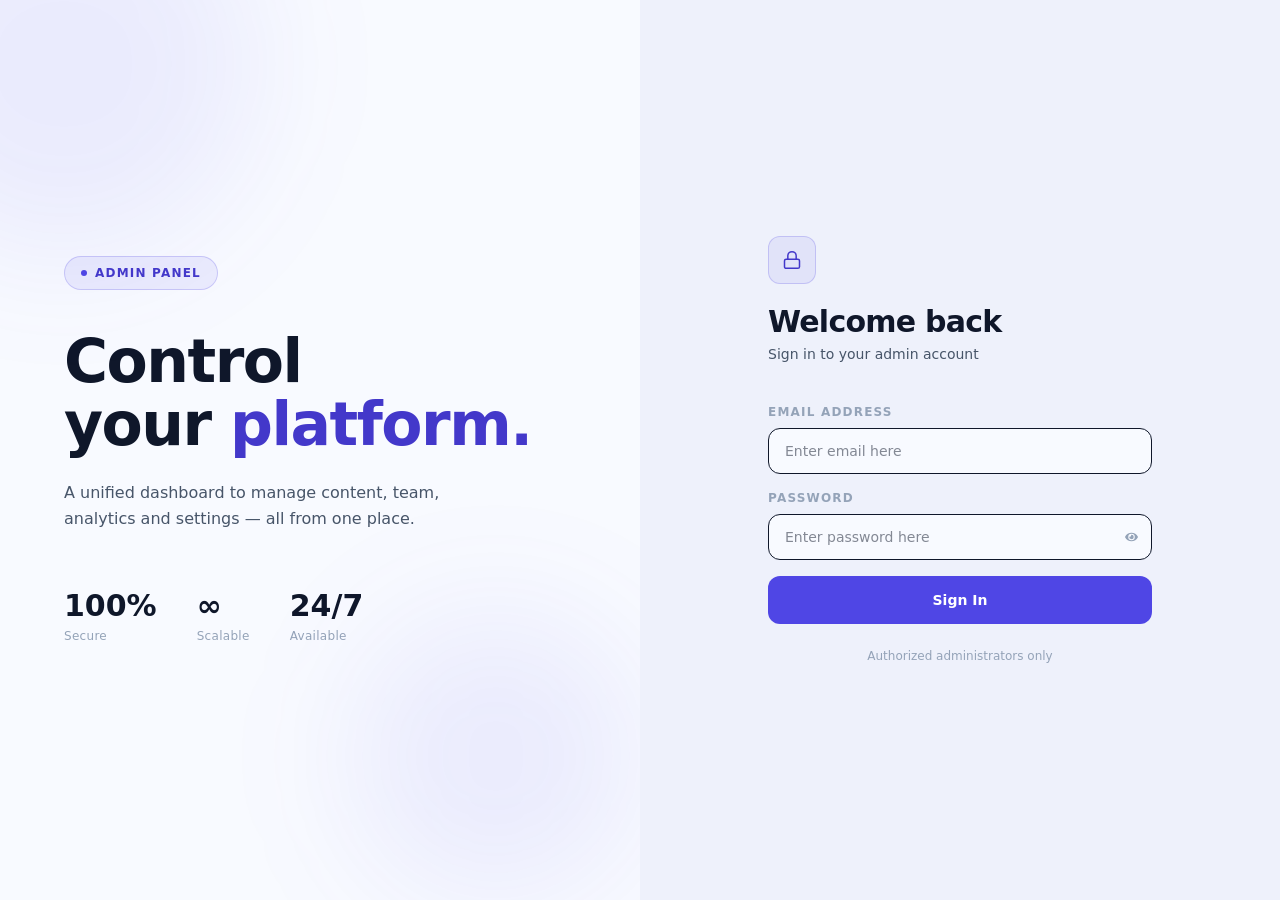
<file: admin-dashboard/index.html>
<!doctype html>
<html lang="en">
  <head>
    <meta charset="UTF-8" />
    <link rel="icon" type="image/svg+xml" href="/admin-dashboard/favicon.svg" />
    <meta name="viewport" content="width=device-width, initial-scale=1.0" />
    <title>eduatior-admin</title>
    <script type="module" crossorigin src="/admin-dashboard/assets/index-CewRSvBz.js"></script>
    <link rel="stylesheet" crossorigin href="/admin-dashboard/assets/index-CGX29Emo.css">
  </head>
  <body>
    <div id="root"></div>
  </body>
</html>
</file>
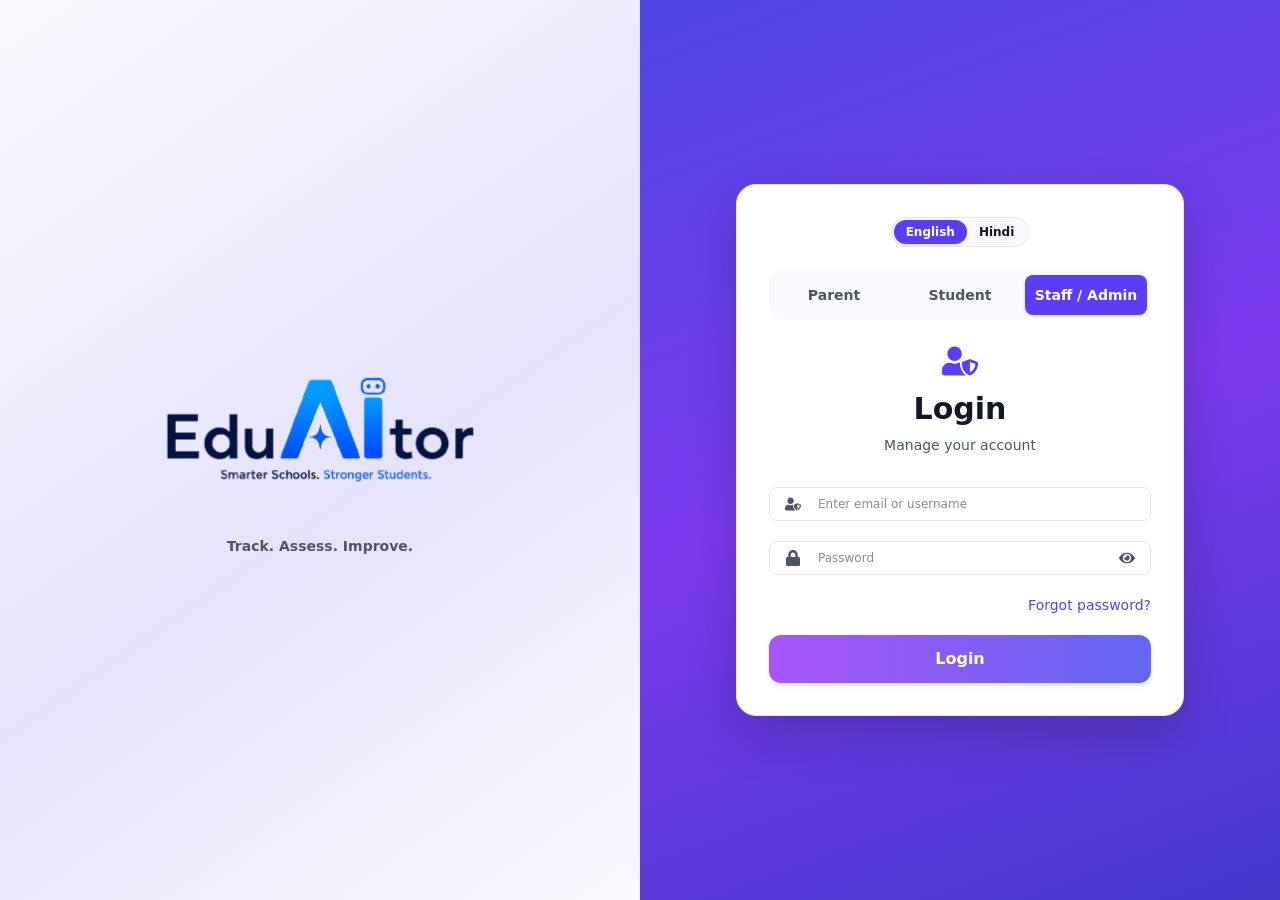
<file: admin/index.html>
<!doctype html>
<html lang="en" data-skin="classic" class="theme-light">
  <head>
    <meta charset="UTF-8" />
    <link rel="icon" type="image/png" href="/admin/app-icon.png" />
    <meta
      name="viewport"
      content="width=device-width, initial-scale=1.0, viewport-fit=cover"
    />
    <meta name="theme-color" content="#05080f" />
    <title>Eduaitor</title>
    <style>
      /* Instant black frame before JS — avoids white flash on APK cold start */
      html, body {
        margin: 0;
        background: #05080f;
      }
    </style>
    <script>
      (function () {
        try {
          var skin = localStorage.getItem("uiSkin");
          if (!skin) {
            skin =
              localStorage.getItem("dashboardLayout") === "campus"
                ? "campus"
                : "classic";
          }
          if (skin !== "classic" && skin !== "campus" && skin !== "forest") {
            skin = "classic";
          }
          document.documentElement.setAttribute("data-skin", skin);
          var theme = localStorage.getItem("theme") || "theme-light";
          if (
            theme !== "theme-light" &&
            theme !== "theme-dark" &&
            theme !== "theme-blue" &&
            theme !== "theme-green"
          ) {
            theme = "theme-light";
          }
          document.documentElement.classList.remove(
            "theme-light",
            "theme-dark",
            "theme-blue",
            "theme-green",
          );
          document.documentElement.classList.add(theme);
        } catch (e) {}
      })();
    </script>
    <script type="module" crossorigin src="/admin/assets/index-6O1bMiX6.js"></script>
    <link rel="stylesheet" crossorigin href="/admin/assets/index-DIdiOLwj.css">
  </head>
  <body>
    <div id="root"></div>
  </body>
</html>
</file>
<file: admin/assets/index-DIdiOLwj.css>
@layer properties{@supports (((-webkit-hyphens:none)) and (not (margin-trim:inline))) or ((-moz-orient:inline) and (not (color:rgb(from red r g b)))){*,:before,:after,::backdrop{--tw-border-spacing-x:0;--tw-border-spacing-y:0;--tw-translate-x:0;--tw-translate-y:0;--tw-translate-z:0;--tw-scale-x:1;--tw-scale-y:1;--tw-scale-z:1;--tw-rotate-x:initial;--tw-rotate-y:initial;--tw-rotate-z:initial;--tw-skew-x:initial;--tw-skew-y:initial;--tw-space-y-reverse:0;--tw-space-x-reverse:0;--tw-divide-x-reverse:0;--tw-border-style:solid;--tw-divide-y-reverse:0;--tw-gradient-position:initial;--tw-gradient-from:#0000;--tw-gradient-via:#0000;--tw-gradient-to:#0000;--tw-gradient-stops:initial;--tw-gradient-via-stops:initial;--tw-gradient-from-position:0%;--tw-gradient-via-position:50%;--tw-gradient-to-position:100%;--tw-leading:initial;--tw-font-weight:initial;--tw-tracking:initial;--tw-ordinal:initial;--tw-slashed-zero:initial;--tw-numeric-figure:initial;--tw-numeric-spacing:initial;--tw-numeric-fraction:initial;--tw-shadow:0 0 #0000;--tw-shadow-color:initial;--tw-shadow-alpha:100%;--tw-inset-shadow:0 0 #0000;--tw-inset-shadow-color:initial;--tw-inset-shadow-alpha:100%;--tw-ring-color:initial;--tw-ring-shadow:0 0 #0000;--tw-inset-ring-color:initial;--tw-inset-ring-shadow:0 0 #0000;--tw-ring-inset:initial;--tw-ring-offset-width:0px;--tw-ring-offset-color:#fff;--tw-ring-offset-shadow:0 0 #0000;--tw-outline-style:solid;--tw-blur:initial;--tw-brightness:initial;--tw-contrast:initial;--tw-grayscale:initial;--tw-hue-rotate:initial;--tw-invert:initial;--tw-opacity:initial;--tw-saturate:initial;--tw-sepia:initial;--tw-drop-shadow:initial;--tw-drop-shadow-color:initial;--tw-drop-shadow-alpha:100%;--tw-drop-shadow-size:initial;--tw-backdrop-blur:initial;--tw-backdrop-brightness:initial;--tw-backdrop-contrast:initial;--tw-backdrop-grayscale:initial;--tw-backdrop-hue-rotate:initial;--tw-backdrop-invert:initial;--tw-backdrop-opacity:initial;--tw-backdrop-saturate:initial;--tw-backdrop-sepia:initial;--tw-duration:initial;--tw-ease:initial;--tw-content:""}}}@layer theme{:root,:host{--font-sans:ui-sans-serif, system-ui, sans-serif, "Apple Color Emoji", "Segoe UI Emoji", "Segoe UI Symbol", "Noto Color Emoji";--font-mono:ui-monospace, SFMono-Regular, Menlo, Monaco, Consolas, "Liberation Mono", "Courier New", monospace;--color-red-50:oklch(97.1% .013 17.38);--color-red-100:oklch(93.6% .032 17.717);--color-red-200:oklch(88.5% .062 18.334);--color-red-300:oklch(80.8% .114 19.571);--color-red-400:oklch(70.4% .191 22.216);--color-red-500:oklch(63.7% .237 25.331);--color-red-600:oklch(57.7% .245 27.325);--color-red-700:oklch(50.5% .213 27.518);--color-red-800:oklch(44.4% .177 26.899);--color-orange-50:oklch(98% .016 73.684);--color-orange-100:oklch(95.4% .038 75.164);--color-orange-200:oklch(90.1% .076 70.697);--color-orange-400:oklch(75% .183 55.934);--color-orange-500:oklch(70.5% .213 47.604);--color-orange-600:oklch(64.6% .222 41.116);--color-orange-700:oklch(55.3% .195 38.402);--color-amber-50:oklch(98.7% .022 95.277);--color-amber-100:oklch(96.2% .059 95.617);--color-amber-200:oklch(92.4% .12 95.746);--color-amber-300:oklch(87.9% .169 91.605);--color-amber-400:oklch(82.8% .189 84.429);--color-amber-500:oklch(76.9% .188 70.08);--color-amber-600:oklch(66.6% .179 58.318);--color-amber-700:oklch(55.5% .163 48.998);--color-amber-800:oklch(47.3% .137 46.201);--color-amber-900:oklch(41.4% .112 45.904);--color-amber-950:oklch(27.9% .077 45.635);--color-yellow-50:oklch(98.7% .026 102.212);--color-yellow-100:oklch(97.3% .071 103.193);--color-yellow-200:oklch(94.5% .129 101.54);--color-yellow-300:oklch(90.5% .182 98.111);--color-yellow-400:oklch(85.2% .199 91.936);--color-yellow-500:oklch(79.5% .184 86.047);--color-yellow-600:oklch(68.1% .162 75.834);--color-yellow-700:oklch(55.4% .135 66.442);--color-green-50:oklch(98.2% .018 155.826);--color-green-100:oklch(96.2% .044 156.743);--color-green-200:oklch(92.5% .084 155.995);--color-green-300:oklch(87.1% .15 154.449);--color-green-400:oklch(79.2% .209 151.711);--color-green-500:oklch(72.3% .219 149.579);--color-green-600:oklch(62.7% .194 149.214);--color-green-700:oklch(52.7% .154 150.069);--color-green-800:oklch(44.8% .119 151.328);--color-green-900:oklch(39.3% .095 152.535);--color-emerald-50:oklch(97.9% .021 166.113);--color-emerald-100:oklch(95% .052 163.051);--color-emerald-200:oklch(90.5% .093 164.15);--color-emerald-300:oklch(84.5% .143 164.978);--color-emerald-400:oklch(76.5% .177 163.223);--color-emerald-500:oklch(69.6% .17 162.48);--color-emerald-600:oklch(59.6% .145 163.225);--color-emerald-700:oklch(50.8% .118 165.612);--color-emerald-800:oklch(43.2% .095 166.913);--color-emerald-900:oklch(37.8% .077 168.94);--color-teal-50:oklch(98.4% .014 180.72);--color-teal-100:oklch(95.3% .051 180.801);--color-teal-200:oklch(91% .096 180.426);--color-teal-500:oklch(70.4% .14 182.503);--color-teal-600:oklch(60% .118 184.704);--color-teal-700:oklch(51.1% .096 186.391);--color-teal-800:oklch(43.7% .078 188.216);--color-cyan-50:oklch(98.4% .019 200.873);--color-cyan-100:oklch(95.6% .045 203.388);--color-cyan-400:oklch(78.9% .154 211.53);--color-cyan-500:oklch(71.5% .143 215.221);--color-cyan-600:oklch(60.9% .126 221.723);--color-cyan-700:oklch(52% .105 223.128);--color-sky-50:oklch(97.7% .013 236.62);--color-sky-100:oklch(95.1% .026 236.824);--color-sky-200:oklch(90.1% .058 230.902);--color-sky-300:oklch(82.8% .111 230.318);--color-sky-400:oklch(74.6% .16 232.661);--color-sky-500:oklch(68.5% .169 237.323);--color-sky-600:oklch(58.8% .158 241.966);--color-sky-700:oklch(50% .134 242.749);--color-sky-800:oklch(44.3% .11 240.79);--color-sky-900:oklch(39.1% .09 240.876);--color-sky-950:oklch(29.3% .066 243.157);--color-blue-50:oklch(97% .014 254.604);--color-blue-100:oklch(93.2% .032 255.585);--color-blue-200:oklch(88.2% .059 254.128);--color-blue-300:oklch(80.9% .105 251.813);--color-blue-400:oklch(70.7% .165 254.624);--color-blue-500:oklch(62.3% .214 259.815);--color-blue-600:oklch(54.6% .245 262.881);--color-blue-700:oklch(48.8% .243 264.376);--color-blue-800:oklch(42.4% .199 265.638);--color-blue-900:oklch(37.9% .146 265.522);--color-indigo-50:oklch(96.2% .018 272.314);--color-indigo-100:oklch(93% .034 272.788);--color-indigo-200:oklch(87% .065 274.039);--color-indigo-300:oklch(78.5% .115 274.713);--color-indigo-400:oklch(67.3% .182 276.935);--color-indigo-500:oklch(58.5% .233 277.117);--color-indigo-600:oklch(51.1% .262 276.966);--color-indigo-700:oklch(45.7% .24 277.023);--color-indigo-800:oklch(39.8% .195 277.366);--color-indigo-900:oklch(35.9% .144 278.697);--color-indigo-950:oklch(25.7% .09 281.288);--color-violet-50:oklch(96.9% .016 293.756);--color-violet-100:oklch(94.3% .029 294.588);--color-violet-200:oklch(89.4% .057 293.283);--color-violet-300:oklch(81.1% .111 293.571);--color-violet-400:oklch(70.2% .183 293.541);--color-violet-500:oklch(60.6% .25 292.717);--color-violet-600:oklch(54.1% .281 293.009);--color-violet-700:oklch(49.1% .27 292.581);--color-violet-800:oklch(43.2% .232 292.759);--color-purple-50:oklch(97.7% .014 308.299);--color-purple-100:oklch(94.6% .033 307.174);--color-purple-200:oklch(90.2% .063 306.703);--color-purple-500:oklch(62.7% .265 303.9);--color-purple-600:oklch(55.8% .288 302.321);--color-purple-700:oklch(49.6% .265 301.924);--color-fuchsia-50:oklch(97.7% .017 320.058);--color-fuchsia-100:oklch(95.2% .037 318.852);--color-fuchsia-500:oklch(66.7% .295 322.15);--color-fuchsia-600:oklch(59.1% .293 322.896);--color-fuchsia-700:oklch(51.8% .253 323.949);--color-pink-50:oklch(97.1% .014 343.198);--color-pink-100:oklch(94.8% .028 342.258);--color-pink-200:oklch(89.9% .061 343.231);--color-pink-400:oklch(71.8% .202 349.761);--color-pink-500:oklch(65.6% .241 354.308);--color-pink-600:oklch(59.2% .249 .584);--color-pink-700:oklch(52.5% .223 3.958);--color-pink-800:oklch(45.9% .187 3.815);--color-rose-50:oklch(96.9% .015 12.422);--color-rose-100:oklch(94.1% .03 12.58);--color-rose-200:oklch(89.2% .058 10.001);--color-rose-300:oklch(81% .117 11.638);--color-rose-400:oklch(71.2% .194 13.428);--color-rose-500:oklch(64.5% .246 16.439);--color-rose-600:oklch(58.6% .253 17.585);--color-rose-700:oklch(51.4% .222 16.935);--color-rose-800:oklch(45.5% .188 13.697);--color-rose-900:oklch(41% .159 10.272);--color-slate-50:oklch(98.4% .003 247.858);--color-slate-100:oklch(96.8% .007 247.896);--color-slate-200:oklch(92.9% .013 255.508);--color-slate-300:oklch(86.9% .022 252.894);--color-slate-400:oklch(70.4% .04 256.788);--color-slate-500:oklch(55.4% .046 257.417);--color-slate-600:oklch(44.6% .043 257.281);--color-slate-700:oklch(37.2% .044 257.287);--color-slate-800:oklch(27.9% .041 260.031);--color-slate-900:oklch(20.8% .042 265.755);--color-slate-950:oklch(12.9% .042 264.695);--color-gray-50:oklch(98.5% .002 247.839);--color-gray-100:oklch(96.7% .003 264.542);--color-gray-200:oklch(92.8% .006 264.531);--color-gray-300:oklch(87.2% .01 258.338);--color-gray-400:oklch(70.7% .022 261.325);--color-gray-500:oklch(55.1% .027 264.364);--color-gray-600:oklch(44.6% .03 256.802);--color-gray-700:oklch(37.3% .034 259.733);--color-gray-800:oklch(27.8% .033 256.848);--color-gray-900:oklch(21% .034 264.665);--color-stone-50:oklch(98.5% .001 106.423);--color-stone-100:oklch(97% .001 106.424);--color-stone-200:oklch(92.3% .003 48.717);--color-stone-300:oklch(86.9% .005 56.366);--color-stone-400:oklch(70.9% .01 56.259);--color-stone-500:oklch(55.3% .013 58.071);--color-stone-600:oklch(44.4% .011 73.639);--color-stone-800:oklch(26.8% .007 34.298);--color-black:#000;--color-white:#fff;--spacing:.25rem;--breakpoint-2xl:96rem;--container-2xs:18rem;--container-xs:20rem;--container-sm:24rem;--container-md:28rem;--container-lg:32rem;--container-xl:36rem;--container-2xl:42rem;--container-3xl:48rem;--container-4xl:56rem;--container-5xl:64rem;--container-6xl:72rem;--container-7xl:80rem;--text-xs:.75rem;--text-xs--line-height:calc(1 / .75);--text-sm:.875rem;--text-sm--line-height:calc(1.25 / .875);--text-base:1rem;--text-base--line-height: 1.5 ;--text-lg:1.125rem;--text-lg--line-height:calc(1.75 / 1.125);--text-xl:1.25rem;--text-xl--line-height:calc(1.75 / 1.25);--text-2xl:1.5rem;--text-2xl--line-height:calc(2 / 1.5);--text-3xl:1.875rem;--text-3xl--line-height: 1.2 ;--text-4xl:2.25rem;--text-4xl--line-height:calc(2.5 / 2.25);--text-5xl:3rem;--text-5xl--line-height:1;--text-6xl:3.75rem;--text-6xl--line-height:1;--font-weight-light:300;--font-weight-normal:400;--font-weight-medium:500;--font-weight-semibold:600;--font-weight-bold:700;--font-weight-extrabold:800;--font-weight-black:900;--tracking-tight:-.025em;--tracking-wide:.025em;--tracking-wider:.05em;--tracking-widest:.1em;--leading-tight:1.25;--leading-snug:1.375;--leading-relaxed:1.625;--radius-sm:.25rem;--radius-md:.375rem;--radius-lg:.5rem;--radius-xl:.75rem;--radius-2xl:1rem;--radius-3xl:1.5rem;--radius-4xl:2rem;--ease-out:cubic-bezier(0, 0, .2, 1);--ease-in-out:cubic-bezier(.4, 0, .2, 1);--animate-spin:spin 1s linear infinite;--animate-pulse:pulse 2s cubic-bezier(.4, 0, .6, 1) infinite;--blur-sm:8px;--blur-md:12px;--blur-xl:24px;--blur-3xl:64px;--default-transition-duration:.15s;--default-transition-timing-function:cubic-bezier(.4, 0, .2, 1);--default-font-family:var(--font-sans);--default-mono-font-family:var(--font-mono)}}@layer base{*,:after,:before,::backdrop{box-sizing:border-box;border:0 solid;margin:0;padding:0}::file-selector-button{box-sizing:border-box;border:0 solid;margin:0;padding:0}html,:host{-webkit-text-size-adjust:100%;tab-size:4;line-height:1.5;font-family:var(--default-font-family,ui-sans-serif, system-ui, sans-serif, "Apple Color Emoji", "Segoe UI Emoji", "Segoe UI Symbol", "Noto Color Emoji");font-feature-settings:var(--default-font-feature-settings,normal);font-variation-settings:var(--default-font-variation-settings,normal);-webkit-tap-highlight-color:transparent}hr{height:0;color:inherit;border-top-width:1px}abbr:where([title]){-webkit-text-decoration:underline dotted;text-decoration:underline dotted}h1,h2,h3,h4,h5,h6{font-size:inherit;font-weight:inherit}a{color:inherit;-webkit-text-decoration:inherit;text-decoration:inherit}b,strong{font-weight:bolder}code,kbd,samp,pre{font-family:var(--default-mono-font-family,ui-monospace, SFMono-Regular, Menlo, Monaco, Consolas, "Liberation Mono", "Courier New", monospace);font-feature-settings:var(--default-mono-font-feature-settings,normal);font-variation-settings:var(--default-mono-font-variation-settings,normal);font-size:1em}small{font-size:80%}sub,sup{vertical-align:baseline;font-size:75%;line-height:0;position:relative}sub{bottom:-.25em}sup{top:-.5em}table{text-indent:0;border-color:inherit;border-collapse:collapse}:-moz-focusring{outline:auto}progress{vertical-align:baseline}summary{display:list-item}ol,ul,menu{list-style:none}img,svg,video,canvas,audio,iframe,embed,object{vertical-align:middle;display:block}img,video{max-width:100%;height:auto}button,input,select,optgroup,textarea{font:inherit;font-feature-settings:inherit;font-variation-settings:inherit;letter-spacing:inherit;color:inherit;opacity:1;background-color:#0000;border-radius:0}::file-selector-button{font:inherit;font-feature-settings:inherit;font-variation-settings:inherit;letter-spacing:inherit;color:inherit;opacity:1;background-color:#0000;border-radius:0}:where(select:is([multiple],[size])) optgroup{font-weight:bolder}:where(select:is([multiple],[size])) optgroup option{padding-inline-start:20px}::file-selector-button{margin-inline-end:4px}::placeholder{opacity:1}@supports (not ((-webkit-appearance:-apple-pay-button))) or (contain-intrinsic-size:1px){::placeholder{color:currentColor}@supports (color:color-mix(in lab,red,red)){::placeholder{color:color-mix(in oklab,currentcolor 50%,transparent)}}}textarea{resize:vertical}::-webkit-search-decoration{-webkit-appearance:none}::-webkit-date-and-time-value{min-height:1lh;text-align:inherit}::-webkit-datetime-edit{display:inline-flex}::-webkit-datetime-edit-fields-wrapper{padding:0}::-webkit-datetime-edit{padding-block:0}::-webkit-datetime-edit-year-field{padding-block:0}::-webkit-datetime-edit-month-field{padding-block:0}::-webkit-datetime-edit-day-field{padding-block:0}::-webkit-datetime-edit-hour-field{padding-block:0}::-webkit-datetime-edit-minute-field{padding-block:0}::-webkit-datetime-edit-second-field{padding-block:0}::-webkit-datetime-edit-millisecond-field{padding-block:0}::-webkit-datetime-edit-meridiem-field{padding-block:0}::-webkit-calendar-picker-indicator{line-height:1}:-moz-ui-invalid{box-shadow:none}button,input:where([type=button],[type=reset],[type=submit]){appearance:button}::file-selector-button{appearance:button}::-webkit-inner-spin-button{height:auto}::-webkit-outer-spin-button{height:auto}[hidden]:where(:not([hidden=until-found])){display:none!important}}@layer components;@layer utilities{.pointer-events-auto{pointer-events:auto}.pointer-events-none{pointer-events:none}.collapse{visibility:collapse}.invisible{visibility:hidden}.visible{visibility:visible}.visible\!{visibility:visible!important}.sr-only{clip-path:inset(50%);white-space:nowrap;border-width:0;width:1px;height:1px;margin:-1px;padding:0;position:absolute;overflow:hidden}.absolute{position:absolute}.fixed{position:fixed}.relative{position:relative}.static{position:static}.sticky{position:sticky}.inset-0{inset:calc(var(--spacing) * 0)}.inset-1\.5{inset:calc(var(--spacing) * 1.5)}.inset-3{inset:calc(var(--spacing) * 3)}.start{inset-inline-start:var(--spacing)}.start\!{inset-inline-start:var(--spacing)!important}.end{inset-inline-end:var(--spacing)}.-top-0\.5{top:calc(var(--spacing) * -.5)}.-top-1{top:calc(var(--spacing) * -1)}.-top-1\.5{top:calc(var(--spacing) * -1.5)}.-top-2{top:calc(var(--spacing) * -2)}.-top-3{top:calc(var(--spacing) * -3)}.-top-6{top:calc(var(--spacing) * -6)}.-top-10{top:calc(var(--spacing) * -10)}.-top-12{top:calc(var(--spacing) * -12)}.-top-32{top:calc(var(--spacing) * -32)}.top-0{top:calc(var(--spacing) * 0)}.top-0\.5{top:calc(var(--spacing) * .5)}.top-1{top:calc(var(--spacing) * 1)}.top-1\.5{top:calc(var(--spacing) * 1.5)}.top-1\/2{top:50%}.top-1\/4{top:25%}.top-2{top:calc(var(--spacing) * 2)}.top-2\.5{top:calc(var(--spacing) * 2.5)}.top-3{top:calc(var(--spacing) * 3)}.top-3\.5{top:calc(var(--spacing) * 3.5)}.top-4{top:calc(var(--spacing) * 4)}.top-5{top:calc(var(--spacing) * 5)}.top-6{top:calc(var(--spacing) * 6)}.top-10{top:calc(var(--spacing) * 10)}.top-11{top:calc(var(--spacing) * 11)}.top-\[3px\]{top:3px}.top-\[65px\]{top:65px}.top-\[calc\(3\.5rem\+env\(safe-area-inset-top\,0px\)\+0\.5rem\)\]{top:calc(4rem + env(safe-area-inset-top,0px))}.top-full{top:100%}.-right-0\.5{right:calc(var(--spacing) * -.5)}.-right-1{right:calc(var(--spacing) * -1)}.-right-1\.5{right:calc(var(--spacing) * -1.5)}.-right-2\.5{right:calc(var(--spacing) * -2.5)}.-right-3{right:calc(var(--spacing) * -3)}.-right-6{right:calc(var(--spacing) * -6)}.-right-8{right:calc(var(--spacing) * -8)}.-right-10{right:calc(var(--spacing) * -10)}.right-0{right:calc(var(--spacing) * 0)}.right-2{right:calc(var(--spacing) * 2)}.right-2\.5{right:calc(var(--spacing) * 2.5)}.right-3{right:calc(var(--spacing) * 3)}.right-3\.5{right:calc(var(--spacing) * 3.5)}.right-4{right:calc(var(--spacing) * 4)}.right-6{right:calc(var(--spacing) * 6)}.-bottom-1{bottom:calc(var(--spacing) * -1)}.-bottom-5{bottom:calc(var(--spacing) * -5)}.-bottom-6{bottom:calc(var(--spacing) * -6)}.-bottom-8{bottom:calc(var(--spacing) * -8)}.bottom-0{bottom:calc(var(--spacing) * 0)}.bottom-0\.5{bottom:calc(var(--spacing) * .5)}.bottom-1\/4{bottom:25%}.bottom-2{bottom:calc(var(--spacing) * 2)}.bottom-3{bottom:calc(var(--spacing) * 3)}.bottom-4{bottom:calc(var(--spacing) * 4)}.bottom-6{bottom:calc(var(--spacing) * 6)}.-left-7{left:calc(var(--spacing) * -7)}.-left-32{left:calc(var(--spacing) * -32)}.-left-\[7px\]{left:-7px}.left-0{left:calc(var(--spacing) * 0)}.left-0\.5{left:calc(var(--spacing) * .5)}.left-1{left:calc(var(--spacing) * 1)}.left-1\.5{left:calc(var(--spacing) * 1.5)}.left-1\/2{left:50%}.left-2{left:calc(var(--spacing) * 2)}.left-2\.5{left:calc(var(--spacing) * 2.5)}.left-2\.25{left:calc(var(--spacing) * 2.25)}.left-3{left:calc(var(--spacing) * 3)}.left-3\.5{left:calc(var(--spacing) * 3.5)}.left-4{left:calc(var(--spacing) * 4)}.left-6{left:calc(var(--spacing) * 6)}.left-8{left:calc(var(--spacing) * 8)}.left-10{left:calc(var(--spacing) * 10)}.left-12{left:calc(var(--spacing) * 12)}.isolate{isolation:isolate}.z-10{z-index:10}.z-20{z-index:20}.z-30{z-index:30}.z-40{z-index:40}.z-50{z-index:50}.z-60{z-index:60}.z-100{z-index:100}.z-999{z-index:999}.z-\[1\]{z-index:1}.z-\[60\]{z-index:60}.z-\[65\]{z-index:65}.z-\[70\]{z-index:70}.z-\[75\]{z-index:75}.z-\[80\]{z-index:80}.z-\[90\]{z-index:90}.z-\[95\]{z-index:95}.z-\[120\]{z-index:120}.z-\[200\]{z-index:200}.z-\[220\]{z-index:220}.z-\[10040\]{z-index:10040}.z-\[10050\]{z-index:10050}.z-\[99990\]{z-index:99990}.z-\[99999\]{z-index:99999}.z-\[120000\]{z-index:120000}.order-1{order:1}.order-2{order:2}.col-span-1{grid-column:span 1/span 1}.col-span-2{grid-column:span 2/span 2}.col-span-3{grid-column:span 3/span 3}.col-span-4{grid-column:span 4/span 4}.col-span-12{grid-column:span 12/span 12}.col-span-full{grid-column:1/-1}.container{width:100%}@media(min-width:40rem){.container{max-width:40rem}}@media(min-width:48rem){.container{max-width:48rem}}@media(min-width:64rem){.container{max-width:64rem}}@media(min-width:80rem){.container{max-width:80rem}}@media(min-width:96rem){.container{max-width:96rem}}.m-0{margin:calc(var(--spacing) * 0)}.m-1{margin:calc(var(--spacing) * 1)}.m-4{margin:calc(var(--spacing) * 4)}.-mx-1{margin-inline:calc(var(--spacing) * -1)}.-mx-4{margin-inline:calc(var(--spacing) * -4)}.-mx-5{margin-inline:calc(var(--spacing) * -5)}.mx-0\.5{margin-inline:calc(var(--spacing) * .5)}.mx-1{margin-inline:calc(var(--spacing) * 1)}.mx-1\.5{margin-inline:calc(var(--spacing) * 1.5)}.mx-2{margin-inline:calc(var(--spacing) * 2)}.mx-3{margin-inline:calc(var(--spacing) * 3)}.mx-4{margin-inline:calc(var(--spacing) * 4)}.mx-5{margin-inline:calc(var(--spacing) * 5)}.mx-auto{margin-inline:auto}.my-1{margin-block:calc(var(--spacing) * 1)}.my-2{margin-block:calc(var(--spacing) * 2)}.my-3{margin-block:calc(var(--spacing) * 3)}.my-4{margin-block:calc(var(--spacing) * 4)}.my-5{margin-block:calc(var(--spacing) * 5)}.my-auto{margin-block:auto}.-mt-1{margin-top:calc(var(--spacing) * -1)}.-mt-3{margin-top:calc(var(--spacing) * -3)}.-mt-7{margin-top:calc(var(--spacing) * -7)}.-mt-9{margin-top:calc(var(--spacing) * -9)}.mt-0{margin-top:calc(var(--spacing) * 0)}.mt-0\.5{margin-top:calc(var(--spacing) * .5)}.mt-1{margin-top:calc(var(--spacing) * 1)}.mt-1\.5{margin-top:calc(var(--spacing) * 1.5)}.mt-2{margin-top:calc(var(--spacing) * 2)}.mt-2\.5{margin-top:calc(var(--spacing) * 2.5)}.mt-3{margin-top:calc(var(--spacing) * 3)}.mt-3\.5{margin-top:calc(var(--spacing) * 3.5)}.mt-4{margin-top:calc(var(--spacing) * 4)}.mt-5{margin-top:calc(var(--spacing) * 5)}.mt-6{margin-top:calc(var(--spacing) * 6)}.mt-8{margin-top:calc(var(--spacing) * 8)}.mt-10{margin-top:calc(var(--spacing) * 10)}.mt-14{margin-top:calc(var(--spacing) * 14)}.mt-20{margin-top:calc(var(--spacing) * 20)}.mt-auto{margin-top:auto}.mr-0\.5{margin-right:calc(var(--spacing) * .5)}.mr-1{margin-right:calc(var(--spacing) * 1)}.mr-1\.5{margin-right:calc(var(--spacing) * 1.5)}.mr-2{margin-right:calc(var(--spacing) * 2)}.mb-0\.5{margin-bottom:calc(var(--spacing) * .5)}.mb-1{margin-bottom:calc(var(--spacing) * 1)}.mb-1\.5{margin-bottom:calc(var(--spacing) * 1.5)}.mb-2{margin-bottom:calc(var(--spacing) * 2)}.mb-2\.5{margin-bottom:calc(var(--spacing) * 2.5)}.mb-3{margin-bottom:calc(var(--spacing) * 3)}.mb-3\.5{margin-bottom:calc(var(--spacing) * 3.5)}.mb-4{margin-bottom:calc(var(--spacing) * 4)}.mb-5{margin-bottom:calc(var(--spacing) * 5)}.mb-6{margin-bottom:calc(var(--spacing) * 6)}.mb-7{margin-bottom:calc(var(--spacing) * 7)}.mb-8{margin-bottom:calc(var(--spacing) * 8)}.mb-10{margin-bottom:calc(var(--spacing) * 10)}.mb-14{margin-bottom:calc(var(--spacing) * 14)}.-ml-1{margin-left:calc(var(--spacing) * -1)}.-ml-4{margin-left:calc(var(--spacing) * -4)}.ml-0\.5{margin-left:calc(var(--spacing) * .5)}.ml-1{margin-left:calc(var(--spacing) * 1)}.ml-1\.5{margin-left:calc(var(--spacing) * 1.5)}.ml-2{margin-left:calc(var(--spacing) * 2)}.ml-3{margin-left:calc(var(--spacing) * 3)}.ml-6{margin-left:calc(var(--spacing) * 6)}.ml-9{margin-left:calc(var(--spacing) * 9)}.ml-10{margin-left:calc(var(--spacing) * 10)}.ml-auto{margin-left:auto}.box-border{box-sizing:border-box}.line-clamp-1{-webkit-line-clamp:1;-webkit-box-orient:vertical;display:-webkit-box;overflow:hidden}.line-clamp-2{-webkit-line-clamp:2;-webkit-box-orient:vertical;display:-webkit-box;overflow:hidden}.line-clamp-4{-webkit-line-clamp:4;-webkit-box-orient:vertical;display:-webkit-box;overflow:hidden}.block{display:block}.contents{display:contents}.flex{display:flex}.grid{display:grid}.hidden{display:none}.hidden\!{display:none!important}.inline{display:inline}.inline-block{display:inline-block}.inline-flex{display:inline-flex}.table{display:table}.table\!{display:table!important}.table-cell{display:table-cell}.table-column{display:table-column}.table-column-group{display:table-column-group}.table-row{display:table-row}.table-row-group{display:table-row-group}.aspect-square{aspect-ratio:1}.\!h-7{height:calc(var(--spacing) * 7)!important}.h-0\.5{height:calc(var(--spacing) * .5)}.h-1{height:calc(var(--spacing) * 1)}.h-1\.5{height:calc(var(--spacing) * 1.5)}.h-2{height:calc(var(--spacing) * 2)}.h-2\.5{height:calc(var(--spacing) * 2.5)}.h-3{height:calc(var(--spacing) * 3)}.h-3\.5{height:calc(var(--spacing) * 3.5)}.h-4{height:calc(var(--spacing) * 4)}.h-4\.5{height:calc(var(--spacing) * 4.5)}.h-5{height:calc(var(--spacing) * 5)}.h-6{height:calc(var(--spacing) * 6)}.h-7{height:calc(var(--spacing) * 7)}.h-8{height:calc(var(--spacing) * 8)}.h-9{height:calc(var(--spacing) * 9)}.h-10{height:calc(var(--spacing) * 10)}.h-11{height:calc(var(--spacing) * 11)}.h-12{height:calc(var(--spacing) * 12)}.h-13{height:calc(var(--spacing) * 13)}.h-14{height:calc(var(--spacing) * 14)}.h-16{height:calc(var(--spacing) * 16)}.h-20{height:calc(var(--spacing) * 20)}.h-24{height:calc(var(--spacing) * 24)}.h-28{height:calc(var(--spacing) * 28)}.h-30{height:calc(var(--spacing) * 30)}.h-32{height:calc(var(--spacing) * 32)}.h-36{height:calc(var(--spacing) * 36)}.h-40{height:calc(var(--spacing) * 40)}.h-44{height:calc(var(--spacing) * 44)}.h-48{height:calc(var(--spacing) * 48)}.h-52{height:calc(var(--spacing) * 52)}.h-56{height:calc(var(--spacing) * 56)}.h-60{height:calc(var(--spacing) * 60)}.h-72{height:calc(var(--spacing) * 72)}.h-96{height:calc(var(--spacing) * 96)}.h-\[1\.5px\]{height:1.5px}.h-\[16px\]{height:16px}.h-\[18px\]{height:18px}.h-\[22px\]{height:22px}.h-\[55vh\]{height:55vh}.h-\[85vh\]{height:85vh}.h-\[calc\(100vh-4rem\)\]{height:calc(100vh - 4rem)}.h-auto{height:auto}.h-full{height:100%}.h-px{height:1px}.h-screen{height:100vh}.max-h-28{max-height:calc(var(--spacing) * 28)}.max-h-32{max-height:calc(var(--spacing) * 32)}.max-h-36{max-height:calc(var(--spacing) * 36)}.max-h-40{max-height:calc(var(--spacing) * 40)}.max-h-44{max-height:calc(var(--spacing) * 44)}.max-h-48{max-height:calc(var(--spacing) * 48)}.max-h-55{max-height:calc(var(--spacing) * 55)}.max-h-56{max-height:calc(var(--spacing) * 56)}.max-h-60{max-height:calc(var(--spacing) * 60)}.max-h-62\.5{max-height:calc(var(--spacing) * 62.5)}.max-h-64{max-height:calc(var(--spacing) * 64)}.max-h-72{max-height:calc(var(--spacing) * 72)}.max-h-72\.5{max-height:calc(var(--spacing) * 72.5)}.max-h-75{max-height:calc(var(--spacing) * 75)}.max-h-80{max-height:calc(var(--spacing) * 80)}.max-h-85{max-height:calc(var(--spacing) * 85)}.max-h-95{max-height:calc(var(--spacing) * 95)}.max-h-105{max-height:calc(var(--spacing) * 105)}.max-h-110{max-height:calc(var(--spacing) * 110)}.max-h-125{max-height:calc(var(--spacing) * 125)}.max-h-135{max-height:calc(var(--spacing) * 135)}.max-h-145{max-height:calc(var(--spacing) * 145)}.max-h-155{max-height:calc(var(--spacing) * 155)}.max-h-\[28rem\]{max-height:28rem}.max-h-\[45vh\]{max-height:45vh}.max-h-\[60vh\]{max-height:60vh}.max-h-\[65vh\]{max-height:65vh}.max-h-\[70vh\]{max-height:70vh}.max-h-\[72vh\]{max-height:72vh}.max-h-\[78vh\]{max-height:78vh}.max-h-\[85vh\]{max-height:85vh}.max-h-\[88vh\]{max-height:88vh}.max-h-\[90vh\]{max-height:90vh}.max-h-\[92vh\]{max-height:92vh}.max-h-\[94vh\]{max-height:94vh}.max-h-\[320px\]{max-height:320px}.max-h-\[420px\]{max-height:420px}.max-h-\[460px\]{max-height:460px}.max-h-\[480px\]{max-height:480px}.max-h-\[520px\]{max-height:520px}.max-h-\[620px\]{max-height:620px}.max-h-\[640px\]{max-height:640px}.max-h-\[calc\(100dvh-3\.75rem-env\(safe-area-inset-top\,0px\)-5\.75rem-env\(safe-area-inset-bottom\,0px\)\)\]{max-height:calc(100dvh - 9.5rem - env(safe-area-inset-top,0px) - env(safe-area-inset-bottom,0px))}.max-h-\[min\(92vh\,880px\)\]{max-height:min(92vh,880px)}.min-h-0{min-height:calc(var(--spacing) * 0)}.min-h-10{min-height:calc(var(--spacing) * 10)}.min-h-11{min-height:calc(var(--spacing) * 11)}.min-h-12{min-height:calc(var(--spacing) * 12)}.min-h-64{min-height:calc(var(--spacing) * 64)}.min-h-\[28px\]{min-height:28px}.min-h-\[50vh\]{min-height:50vh}.min-h-\[60px\]{min-height:60px}.min-h-\[60vh\]{min-height:60vh}.min-h-\[64px\]{min-height:64px}.min-h-\[70vh\]{min-height:70vh}.min-h-\[80px\]{min-height:80px}.min-h-\[90px\]{min-height:90px}.min-h-\[100px\]{min-height:100px}.min-h-\[108px\]{min-height:108px}.min-h-\[320px\]{min-height:320px}.min-h-\[400px\]{min-height:400px}.min-h-\[420px\]{min-height:420px}.min-h-\[560px\]{min-height:560px}.min-h-\[calc\(100dvh-env\(safe-area-inset-top\,0px\)\)\]{min-height:calc(100dvh - env(safe-area-inset-top,0px))}.min-h-dvh{min-height:100dvh}.min-h-full{min-height:100%}.min-h-screen{min-height:100vh}.\!w-7{width:calc(var(--spacing) * 7)!important}.\!w-full{width:100%!important}.w-0{width:calc(var(--spacing) * 0)}.w-0\.5{width:calc(var(--spacing) * .5)}.w-1{width:calc(var(--spacing) * 1)}.w-1\.5{width:calc(var(--spacing) * 1.5)}.w-1\/2{width:50%}.w-1\/3{width:33.3333%}.w-2{width:calc(var(--spacing) * 2)}.w-2\.5{width:calc(var(--spacing) * 2.5)}.w-2xs{width:var(--container-2xs)}.w-3{width:calc(var(--spacing) * 3)}.w-3\.5{width:calc(var(--spacing) * 3.5)}.w-3\/4{width:75%}.w-4{width:calc(var(--spacing) * 4)}.w-5{width:calc(var(--spacing) * 5)}.w-6{width:calc(var(--spacing) * 6)}.w-7{width:calc(var(--spacing) * 7)}.w-8{width:calc(var(--spacing) * 8)}.w-9{width:calc(var(--spacing) * 9)}.w-10{width:calc(var(--spacing) * 10)}.w-11{width:calc(var(--spacing) * 11)}.w-12{width:calc(var(--spacing) * 12)}.w-13{width:calc(var(--spacing) * 13)}.w-14{width:calc(var(--spacing) * 14)}.w-16{width:calc(var(--spacing) * 16)}.w-20{width:calc(var(--spacing) * 20)}.w-24{width:calc(var(--spacing) * 24)}.w-28{width:calc(var(--spacing) * 28)}.w-32{width:calc(var(--spacing) * 32)}.w-36{width:calc(var(--spacing) * 36)}.w-40{width:calc(var(--spacing) * 40)}.w-44{width:calc(var(--spacing) * 44)}.w-48{width:calc(var(--spacing) * 48)}.w-52{width:calc(var(--spacing) * 52)}.w-56{width:calc(var(--spacing) * 56)}.w-60{width:calc(var(--spacing) * 60)}.w-64{width:calc(var(--spacing) * 64)}.w-72{width:calc(var(--spacing) * 72)}.w-96{width:calc(var(--spacing) * 96)}.w-100{width:calc(var(--spacing) * 100)}.w-\[3\%\]{width:3%}.w-\[6\%\]{width:6%}.w-\[7\%\]{width:7%}.w-\[8\%\]{width:8%}.w-\[10\%\]{width:10%}.w-\[11\%\]{width:11%}.w-\[18px\]{width:18px}.w-\[21\%\]{width:21%}.w-\[90\%\]{width:90%}.w-\[92vw\]{width:92vw}.w-\[130px\]{width:130px}.w-\[236px\]{width:236px}.w-\[340px\]{width:340px}.w-auto{width:auto}.w-fit{width:fit-content}.w-full{width:100%}.w-px{width:1px}.max-w-2xl{max-width:var(--container-2xl)}.max-w-3xl{max-width:var(--container-3xl)}.max-w-4xl{max-width:var(--container-4xl)}.max-w-5xl{max-width:var(--container-5xl)}.max-w-6xl{max-width:var(--container-6xl)}.max-w-7xl{max-width:var(--container-7xl)}.max-w-9{max-width:calc(var(--spacing) * 9)}.max-w-10{max-width:calc(var(--spacing) * 10)}.max-w-20{max-width:calc(var(--spacing) * 20)}.max-w-24{max-width:calc(var(--spacing) * 24)}.max-w-28{max-width:calc(var(--spacing) * 28)}.max-w-30{max-width:calc(var(--spacing) * 30)}.max-w-32{max-width:calc(var(--spacing) * 32)}.max-w-35{max-width:calc(var(--spacing) * 35)}.max-w-45{max-width:calc(var(--spacing) * 45)}.max-w-55{max-width:calc(var(--spacing) * 55)}.max-w-65{max-width:calc(var(--spacing) * 65)}.max-w-400{max-width:calc(var(--spacing) * 400)}.max-w-\[11rem\]{max-width:11rem}.max-w-\[12rem\]{max-width:12rem}.max-w-\[18rem\]{max-width:18rem}.max-w-\[28px\]{max-width:28px}.max-w-\[42vw\]{max-width:42vw}.max-w-\[75\%\]{max-width:75%}.max-w-\[80\%\]{max-width:80%}.max-w-\[85vw\]{max-width:85vw}.max-w-\[88px\]{max-width:88px}.max-w-\[105px\]{max-width:105px}.max-w-\[110px\]{max-width:110px}.max-w-\[150px\]{max-width:150px}.max-w-\[160px\]{max-width:160px}.max-w-\[170px\]{max-width:170px}.max-w-\[175px\]{max-width:175px}.max-w-\[180px\]{max-width:180px}.max-w-\[220px\]{max-width:220px}.max-w-\[260px\]{max-width:260px}.max-w-\[280px\]{max-width:280px}.max-w-\[320px\]{max-width:320px}.max-w-\[420px\]{max-width:420px}.max-w-\[560px\]{max-width:560px}.max-w-\[720px\]{max-width:720px}.max-w-\[1280px\]{max-width:1280px}.max-w-\[1440px\]{max-width:1440px}.max-w-\[1500px\]{max-width:1500px}.max-w-\[1600px\]{max-width:1600px}.max-w-full{max-width:100%}.max-w-lg{max-width:var(--container-lg)}.max-w-md{max-width:var(--container-md)}.max-w-none{max-width:none}.max-w-screen-2xl{max-width:var(--breakpoint-2xl)}.max-w-sm{max-width:var(--container-sm)}.max-w-xl{max-width:var(--container-xl)}.max-w-xs{max-width:var(--container-xs)}.min-w-0{min-width:calc(var(--spacing) * 0)}.min-w-4\.5{min-width:calc(var(--spacing) * 4.5)}.min-w-5{min-width:calc(var(--spacing) * 5)}.min-w-6{min-width:calc(var(--spacing) * 6)}.min-w-8{min-width:calc(var(--spacing) * 8)}.min-w-12{min-width:calc(var(--spacing) * 12)}.min-w-17\.5{min-width:calc(var(--spacing) * 17.5)}.min-w-20{min-width:calc(var(--spacing) * 20)}.min-w-25{min-width:calc(var(--spacing) * 25)}.min-w-35{min-width:calc(var(--spacing) * 35)}.min-w-42\.5{min-width:calc(var(--spacing) * 42.5)}.min-w-45{min-width:calc(var(--spacing) * 45)}.min-w-48{min-width:calc(var(--spacing) * 48)}.min-w-50{min-width:calc(var(--spacing) * 50)}.min-w-57\.5{min-width:calc(var(--spacing) * 57.5)}.min-w-70{min-width:calc(var(--spacing) * 70)}.min-w-150{min-width:calc(var(--spacing) * 150)}.min-w-\[4\.5rem\]{min-width:4.5rem}.min-w-\[15rem\]{min-width:15rem}.min-w-\[16px\]{min-width:16px}.min-w-\[18px\]{min-width:18px}.min-w-\[22px\]{min-width:22px}.min-w-\[36px\]{min-width:36px}.min-w-\[90px\]{min-width:90px}.min-w-\[110px\]{min-width:110px}.min-w-\[120px\]{min-width:120px}.min-w-\[130px\]{min-width:130px}.min-w-\[140px\]{min-width:140px}.min-w-\[160px\]{min-width:160px}.min-w-\[180px\]{min-width:180px}.min-w-\[190px\]{min-width:190px}.min-w-\[200px\]{min-width:200px}.min-w-\[210px\]{min-width:210px}.min-w-\[220px\]{min-width:220px}.min-w-\[240px\]{min-width:240px}.min-w-\[260px\]{min-width:260px}.min-w-\[420px\]{min-width:420px}.min-w-\[560px\]{min-width:560px}.min-w-\[620px\]{min-width:620px}.min-w-\[640px\]{min-width:640px}.min-w-\[680px\]{min-width:680px}.min-w-\[700px\]{min-width:700px}.min-w-\[720px\]{min-width:720px}.min-w-\[750px\]{min-width:750px}.min-w-\[760px\]{min-width:760px}.min-w-\[900px\]{min-width:900px}.min-w-\[1000px\]{min-width:1000px}.min-w-\[1040px\]{min-width:1040px}.min-w-\[1100px\]{min-width:1100px}.min-w-\[1120px\]{min-width:1120px}.min-w-\[1250px\]{min-width:1250px}.min-w-\[1500px\]{min-width:1500px}.min-w-full{min-width:100%}.min-w-max{min-width:max-content}.flex-1{flex:1}.flex-\[1\.4\]{flex:1.4}.flex-\[2\]{flex:2}.flex-shrink{flex-shrink:1}.flex-shrink-0,.shrink-0{flex-shrink:0}.grow{flex-grow:1}.border-collapse{border-collapse:collapse}.border-separate{border-collapse:separate}.border-spacing-0\.5{--tw-border-spacing-x:calc(var(--spacing) * .5);--tw-border-spacing-y:calc(var(--spacing) * .5);border-spacing:var(--tw-border-spacing-x) var(--tw-border-spacing-y)}.origin-top{transform-origin:top}.-translate-x-1\/2{--tw-translate-x: -50% ;translate:var(--tw-translate-x) var(--tw-translate-y)}.-translate-x-full{--tw-translate-x:-100%;translate:var(--tw-translate-x) var(--tw-translate-y)}.translate-x-0{--tw-translate-x:calc(var(--spacing) * 0);translate:var(--tw-translate-x) var(--tw-translate-y)}.translate-x-full{--tw-translate-x:100%;translate:var(--tw-translate-x) var(--tw-translate-y)}.-translate-y-1\/2{--tw-translate-y: -50% ;translate:var(--tw-translate-x) var(--tw-translate-y)}.scale-100{--tw-scale-x:100%;--tw-scale-y:100%;--tw-scale-z:100%;scale:var(--tw-scale-x) var(--tw-scale-y)}.scale-110{--tw-scale-x:110%;--tw-scale-y:110%;--tw-scale-z:110%;scale:var(--tw-scale-x) var(--tw-scale-y)}.scale-\[0\.72\]{scale:.72}.-rotate-90{rotate:-90deg}.rotate-0{rotate:0deg}.rotate-12{rotate:12deg}.rotate-180{rotate:180deg}.transform{transform:var(--tw-rotate-x,) var(--tw-rotate-y,) var(--tw-rotate-z,) var(--tw-skew-x,) var(--tw-skew-y,)}.animate-pulse{animation:var(--animate-pulse)}.animate-spin{animation:var(--animate-spin)}.cursor-default{cursor:default}.cursor-not-allowed{cursor:not-allowed}.cursor-pointer{cursor:pointer}.resize{resize:both}.resize-none{resize:none}.resize-y{resize:vertical}.scroll-mt-6{scroll-margin-top:calc(var(--spacing) * 6)}.list-inside{list-style-position:inside}.list-decimal{list-style-type:decimal}.list-disc{list-style-type:disc}.appearance-none{appearance:none}.grid-cols-1{grid-template-columns:repeat(1,minmax(0,1fr))}.grid-cols-2{grid-template-columns:repeat(2,minmax(0,1fr))}.grid-cols-3{grid-template-columns:repeat(3,minmax(0,1fr))}.grid-cols-4{grid-template-columns:repeat(4,minmax(0,1fr))}.grid-cols-5{grid-template-columns:repeat(5,minmax(0,1fr))}.grid-cols-7{grid-template-columns:repeat(7,minmax(0,1fr))}.grid-cols-12{grid-template-columns:repeat(12,minmax(0,1fr))}.flex-col{flex-direction:column}.flex-col-reverse{flex-direction:column-reverse}.flex-row{flex-direction:row}.flex-row-reverse{flex-direction:row-reverse}.flex-nowrap{flex-wrap:nowrap}.flex-wrap{flex-wrap:wrap}.place-content-center{place-content:center}.items-baseline{align-items:baseline}.items-center{align-items:center}.items-end{align-items:flex-end}.items-start{align-items:flex-start}.items-stretch{align-items:stretch}.justify-between{justify-content:space-between}.justify-center{justify-content:center}.justify-end{justify-content:flex-end}.justify-start{justify-content:flex-start}.justify-stretch{justify-content:stretch}.gap-0{gap:calc(var(--spacing) * 0)}.gap-0\.5{gap:calc(var(--spacing) * .5)}.gap-1{gap:calc(var(--spacing) * 1)}.gap-1\.5{gap:calc(var(--spacing) * 1.5)}.gap-2{gap:calc(var(--spacing) * 2)}.gap-2\.5{gap:calc(var(--spacing) * 2.5)}.gap-3{gap:calc(var(--spacing) * 3)}.gap-3\.5{gap:calc(var(--spacing) * 3.5)}.gap-4{gap:calc(var(--spacing) * 4)}.gap-5{gap:calc(var(--spacing) * 5)}.gap-6{gap:calc(var(--spacing) * 6)}.gap-8{gap:calc(var(--spacing) * 8)}.gap-10{gap:calc(var(--spacing) * 10)}.gap-px{gap:1px}:where(.space-y-0>:not(:last-child)){--tw-space-y-reverse:0;margin-block-start:calc(calc(var(--spacing) * 0) * var(--tw-space-y-reverse));margin-block-end:calc(calc(var(--spacing) * 0) * calc(1 - var(--tw-space-y-reverse)))}:where(.space-y-0\.5>:not(:last-child)){--tw-space-y-reverse:0;margin-block-start:calc(calc(var(--spacing) * .5) * var(--tw-space-y-reverse));margin-block-end:calc(calc(var(--spacing) * .5) * calc(1 - var(--tw-space-y-reverse)))}:where(.space-y-1>:not(:last-child)){--tw-space-y-reverse:0;margin-block-start:calc(calc(var(--spacing) * 1) * var(--tw-space-y-reverse));margin-block-end:calc(calc(var(--spacing) * 1) * calc(1 - var(--tw-space-y-reverse)))}:where(.space-y-1\.5>:not(:last-child)){--tw-space-y-reverse:0;margin-block-start:calc(calc(var(--spacing) * 1.5) * var(--tw-space-y-reverse));margin-block-end:calc(calc(var(--spacing) * 1.5) * calc(1 - var(--tw-space-y-reverse)))}:where(.space-y-2>:not(:last-child)){--tw-space-y-reverse:0;margin-block-start:calc(calc(var(--spacing) * 2) * var(--tw-space-y-reverse));margin-block-end:calc(calc(var(--spacing) * 2) * calc(1 - var(--tw-space-y-reverse)))}:where(.space-y-2\.5>:not(:last-child)){--tw-space-y-reverse:0;margin-block-start:calc(calc(var(--spacing) * 2.5) * var(--tw-space-y-reverse));margin-block-end:calc(calc(var(--spacing) * 2.5) * calc(1 - var(--tw-space-y-reverse)))}:where(.space-y-3>:not(:last-child)){--tw-space-y-reverse:0;margin-block-start:calc(calc(var(--spacing) * 3) * var(--tw-space-y-reverse));margin-block-end:calc(calc(var(--spacing) * 3) * calc(1 - var(--tw-space-y-reverse)))}:where(.space-y-3\.5>:not(:last-child)){--tw-space-y-reverse:0;margin-block-start:calc(calc(var(--spacing) * 3.5) * var(--tw-space-y-reverse));margin-block-end:calc(calc(var(--spacing) * 3.5) * calc(1 - var(--tw-space-y-reverse)))}:where(.space-y-4>:not(:last-child)){--tw-space-y-reverse:0;margin-block-start:calc(calc(var(--spacing) * 4) * var(--tw-space-y-reverse));margin-block-end:calc(calc(var(--spacing) * 4) * calc(1 - var(--tw-space-y-reverse)))}:where(.space-y-5>:not(:last-child)){--tw-space-y-reverse:0;margin-block-start:calc(calc(var(--spacing) * 5) * var(--tw-space-y-reverse));margin-block-end:calc(calc(var(--spacing) * 5) * calc(1 - var(--tw-space-y-reverse)))}:where(.space-y-6>:not(:last-child)){--tw-space-y-reverse:0;margin-block-start:calc(calc(var(--spacing) * 6) * var(--tw-space-y-reverse));margin-block-end:calc(calc(var(--spacing) * 6) * calc(1 - var(--tw-space-y-reverse)))}:where(.space-y-8>:not(:last-child)){--tw-space-y-reverse:0;margin-block-start:calc(calc(var(--spacing) * 8) * var(--tw-space-y-reverse));margin-block-end:calc(calc(var(--spacing) * 8) * calc(1 - var(--tw-space-y-reverse)))}.gap-x-2{column-gap:calc(var(--spacing) * 2)}.gap-x-3{column-gap:calc(var(--spacing) * 3)}.gap-x-4{column-gap:calc(var(--spacing) * 4)}.gap-x-6{column-gap:calc(var(--spacing) * 6)}:where(.-space-x-2>:not(:last-child)){--tw-space-x-reverse:0;margin-inline-start:calc(calc(var(--spacing) * -2) * var(--tw-space-x-reverse));margin-inline-end:calc(calc(var(--spacing) * -2) * calc(1 - var(--tw-space-x-reverse)))}:where(.space-x-2>:not(:last-child)){--tw-space-x-reverse:0;margin-inline-start:calc(calc(var(--spacing) * 2) * var(--tw-space-x-reverse));margin-inline-end:calc(calc(var(--spacing) * 2) * calc(1 - var(--tw-space-x-reverse)))}.gap-y-1{row-gap:calc(var(--spacing) * 1)}.gap-y-1\.5{row-gap:calc(var(--spacing) * 1.5)}.gap-y-2{row-gap:calc(var(--spacing) * 2)}.gap-y-2\.5{row-gap:calc(var(--spacing) * 2.5)}.gap-y-3{row-gap:calc(var(--spacing) * 3)}.gap-y-4{row-gap:calc(var(--spacing) * 4)}:where(.divide-x>:not(:last-child)){--tw-divide-x-reverse:0;border-inline-style:var(--tw-border-style);border-inline-start-width:calc(1px * var(--tw-divide-x-reverse));border-inline-end-width:calc(1px * calc(1 - var(--tw-divide-x-reverse)))}:where(.divide-y>:not(:last-child)){--tw-divide-y-reverse:0;border-bottom-style:var(--tw-border-style);border-top-style:var(--tw-border-style);border-top-width:calc(1px * var(--tw-divide-y-reverse));border-bottom-width:calc(1px * calc(1 - var(--tw-divide-y-reverse)))}:where(.divide-\[rgb\(var\(--border\)\)\]>:not(:last-child)){border-color:rgb(var(--border))}:where(.divide-gray-50>:not(:last-child)){border-color:var(--color-gray-50)}:where(.divide-gray-100>:not(:last-child)){border-color:var(--color-gray-100)}:where(.divide-gray-200>:not(:last-child)){border-color:var(--color-gray-200)}:where(.divide-slate-50>:not(:last-child)){border-color:var(--color-slate-50)}:where(.divide-slate-100>:not(:last-child)){border-color:var(--color-slate-100)}:where(.divide-slate-200>:not(:last-child)){border-color:var(--color-slate-200)}:where(.divide-slate-200\/80>:not(:last-child)){border-color:#e2e8f0cc}@supports (color:color-mix(in lab,red,red)){:where(.divide-slate-200\/80>:not(:last-child)){border-color:color-mix(in oklab,var(--color-slate-200) 80%,transparent)}}.self-center{align-self:center}.self-start{align-self:flex-start}.self-stretch{align-self:stretch}.truncate{text-overflow:ellipsis;white-space:nowrap;overflow:hidden}.overflow-auto{overflow:auto}.overflow-hidden{overflow:hidden}.overflow-visible{overflow:visible}.overflow-x-auto{overflow-x:auto}.overflow-x-hidden{overflow-x:hidden}.overflow-y-auto{overflow-y:auto}.overscroll-contain{overscroll-behavior:contain}.overscroll-y-contain{overscroll-behavior-y:contain}.\!rounded-lg{border-radius:var(--radius-lg)!important}.\!rounded-md{border-radius:var(--radius-md)!important}.rounded{border-radius:.25rem}.rounded-2xl{border-radius:var(--radius-2xl)}.rounded-3xl{border-radius:var(--radius-3xl)}.rounded-4xl{border-radius:var(--radius-4xl)}.rounded-\[1\.5rem\]{border-radius:1.5rem}.rounded-\[1\.15rem\]{border-radius:1.15rem}.rounded-\[1\.25rem\]{border-radius:1.25rem}.rounded-\[1\.35rem\]{border-radius:1.35rem}.rounded-\[1\.75rem\]{border-radius:1.75rem}.rounded-\[2\.5rem\]{border-radius:2.5rem}.rounded-\[15px\]{border-radius:15px}.rounded-\[18px\]{border-radius:18px}.rounded-\[20px\]{border-radius:20px}.rounded-full{border-radius:3.40282e38px}.rounded-lg{border-radius:var(--radius-lg)}.rounded-md{border-radius:var(--radius-md)}.rounded-sm{border-radius:var(--radius-sm)}.rounded-xl{border-radius:var(--radius-xl)}.rounded-t{border-top-left-radius:.25rem;border-top-right-radius:.25rem}.rounded-t-2xl{border-top-left-radius:var(--radius-2xl);border-top-right-radius:var(--radius-2xl)}.rounded-t-3xl{border-top-left-radius:var(--radius-3xl);border-top-right-radius:var(--radius-3xl)}.rounded-t-4xl{border-top-left-radius:var(--radius-4xl);border-top-right-radius:var(--radius-4xl)}.rounded-t-\[1\.75rem\]{border-top-left-radius:1.75rem;border-top-right-radius:1.75rem}.rounded-t-\[18px\]{border-top-left-radius:18px;border-top-right-radius:18px}.rounded-t-lg{border-top-left-radius:var(--radius-lg);border-top-right-radius:var(--radius-lg)}.rounded-t-md{border-top-left-radius:var(--radius-md);border-top-right-radius:var(--radius-md)}.rounded-t-xl{border-top-left-radius:var(--radius-xl);border-top-right-radius:var(--radius-xl)}.rounded-tl-sm{border-top-left-radius:var(--radius-sm)}.rounded-r-full{border-top-right-radius:3.40282e38px;border-bottom-right-radius:3.40282e38px}.rounded-r-lg{border-top-right-radius:var(--radius-lg);border-bottom-right-radius:var(--radius-lg)}.rounded-tr-sm{border-top-right-radius:var(--radius-sm)}.rounded-b-2xl{border-bottom-right-radius:var(--radius-2xl);border-bottom-left-radius:var(--radius-2xl)}.rounded-b-\[18px\]{border-bottom-right-radius:18px;border-bottom-left-radius:18px}.rounded-b-xl{border-bottom-right-radius:var(--radius-xl);border-bottom-left-radius:var(--radius-xl)}.\!border-0{border-style:var(--tw-border-style)!important;border-width:0!important}.border,.border-1{border-style:var(--tw-border-style);border-width:1px}.border-2{border-style:var(--tw-border-style);border-width:2px}.border-4{border-style:var(--tw-border-style);border-width:4px}.border-\[3px\]{border-style:var(--tw-border-style);border-width:3px}.border-\[6px\]{border-style:var(--tw-border-style);border-width:6px}.border-y{border-block-style:var(--tw-border-style);border-block-width:1px}.border-t{border-top-style:var(--tw-border-style);border-top-width:1px}.border-r{border-right-style:var(--tw-border-style);border-right-width:1px}.border-r-2{border-right-style:var(--tw-border-style);border-right-width:2px}.border-b{border-bottom-style:var(--tw-border-style);border-bottom-width:1px}.border-b-2{border-bottom-style:var(--tw-border-style);border-bottom-width:2px}.border-b-4{border-bottom-style:var(--tw-border-style);border-bottom-width:4px}.border-b-\[3px\]{border-bottom-style:var(--tw-border-style);border-bottom-width:3px}.border-l{border-left-style:var(--tw-border-style);border-left-width:1px}.border-l-2{border-left-style:var(--tw-border-style);border-left-width:2px}.border-l-4{border-left-style:var(--tw-border-style);border-left-width:4px}.border-dashed{--tw-border-style:dashed;border-style:dashed}.border-double{--tw-border-style:double;border-style:double}.border-none{--tw-border-style:none;border-style:none}.border-\(--accent-border\){border-color:var(--accent-border)}.border-\[\#16a34a\]{border-color:#16a34a}.border-\[\#4834b8\]{border-color:#4834b8}.border-\[\#4834b8\]\/40{border-color:#4834b866}.border-\[\#4834b8\]\/60{border-color:#4834b899}.border-\[rgb\(var\(--bg\)\)\]{border-color:rgb(var(--bg))}.border-\[rgb\(var\(--border\)\)\]{border-color:rgb(var(--border))}.border-\[rgb\(var\(--border-strong\)\)\]{border-color:rgb(var(--border-strong))}.border-\[rgb\(var\(--primary\)\)\]{border-color:rgb(var(--primary))}.border-\[rgb\(var--border\)\]{border-color:rgb(var--border)}.border-\[rgba\(var\(--primary\)\,0\.2\)\]{border-color:rgba(var(--primary),.2)}.border-\[rgba\(var\(--primary\)\,0\.3\)\]{border-color:rgba(var(--primary),.3)}.border-\[rgba\(var\(--primary\)\,0\.25\)\]{border-color:rgba(var(--primary),.25)}.border-\[rgba\(var\(--primary\)\,0\.35\)\]{border-color:rgba(var(--primary),.35)}.border-\[rgba\(var\(--primary\)\,0\.45\)\]{border-color:rgba(var(--primary),.45)}.border-\[var\(--accent-border\)\]{border-color:var(--accent-border)}.border-\[var\(--border\)\]{border-color:var(--border)}.border-\[var\(--danger-border\)\]{border-color:var(--danger-border)}.border-amber-100{border-color:var(--color-amber-100)}.border-amber-200{border-color:var(--color-amber-200)}.border-amber-200\/70{border-color:#fee685b3}@supports (color:color-mix(in lab,red,red)){.border-amber-200\/70{border-color:color-mix(in oklab,var(--color-amber-200) 70%,transparent)}}.border-amber-200\/80{border-color:#fee685cc}@supports (color:color-mix(in lab,red,red)){.border-amber-200\/80{border-color:color-mix(in oklab,var(--color-amber-200) 80%,transparent)}}.border-amber-300{border-color:var(--color-amber-300)}.border-amber-400{border-color:var(--color-amber-400)}.border-amber-500{border-color:var(--color-amber-500)}.border-amber-500\/25{border-color:#f99c0040}@supports (color:color-mix(in lab,red,red)){.border-amber-500\/25{border-color:color-mix(in oklab,var(--color-amber-500) 25%,transparent)}}.border-amber-600{border-color:var(--color-amber-600)}.border-black\/10{border-color:#0000001a}@supports (color:color-mix(in lab,red,red)){.border-black\/10{border-color:color-mix(in oklab,var(--color-black) 10%,transparent)}}.border-blue-100{border-color:var(--color-blue-100)}.border-blue-200{border-color:var(--color-blue-200)}.border-blue-300{border-color:var(--color-blue-300)}.border-blue-500{border-color:var(--color-blue-500)}.border-blue-600{border-color:var(--color-blue-600)}.border-current{border-color:currentColor}.border-emerald-100{border-color:var(--color-emerald-100)}.border-emerald-200{border-color:var(--color-emerald-200)}.border-emerald-200\/70{border-color:#a4f4cfb3}@supports (color:color-mix(in lab,red,red)){.border-emerald-200\/70{border-color:color-mix(in oklab,var(--color-emerald-200) 70%,transparent)}}.border-emerald-300{border-color:var(--color-emerald-300)}.border-emerald-500{border-color:var(--color-emerald-500)}.border-emerald-500\/25{border-color:#00bb7f40}@supports (color:color-mix(in lab,red,red)){.border-emerald-500\/25{border-color:color-mix(in oklab,var(--color-emerald-500) 25%,transparent)}}.border-emerald-600{border-color:var(--color-emerald-600)}.border-emerald-700{border-color:var(--color-emerald-700)}.border-fuchsia-100{border-color:var(--color-fuchsia-100)}.border-gray-50{border-color:var(--color-gray-50)}.border-gray-100{border-color:var(--color-gray-100)}.border-gray-200{border-color:var(--color-gray-200)}.border-gray-300{border-color:var(--color-gray-300)}.border-gray-800{border-color:var(--color-gray-800)}.border-green-100{border-color:var(--color-green-100)}.border-green-200{border-color:var(--color-green-200)}.border-green-300{border-color:var(--color-green-300)}.border-green-400{border-color:var(--color-green-400)}.border-green-500{border-color:var(--color-green-500)}.border-indigo-100{border-color:var(--color-indigo-100)}.border-indigo-200{border-color:var(--color-indigo-200)}.border-indigo-200\/60{border-color:#c7d2ff99}@supports (color:color-mix(in lab,red,red)){.border-indigo-200\/60{border-color:color-mix(in oklab,var(--color-indigo-200) 60%,transparent)}}.border-indigo-200\/70{border-color:#c7d2ffb3}@supports (color:color-mix(in lab,red,red)){.border-indigo-200\/70{border-color:color-mix(in oklab,var(--color-indigo-200) 70%,transparent)}}.border-indigo-200\/80{border-color:#c7d2ffcc}@supports (color:color-mix(in lab,red,red)){.border-indigo-200\/80{border-color:color-mix(in oklab,var(--color-indigo-200) 80%,transparent)}}.border-indigo-300{border-color:var(--color-indigo-300)}.border-indigo-400{border-color:var(--color-indigo-400)}.border-indigo-500{border-color:var(--color-indigo-500)}.border-indigo-500\/25{border-color:#625fff40}@supports (color:color-mix(in lab,red,red)){.border-indigo-500\/25{border-color:color-mix(in oklab,var(--color-indigo-500) 25%,transparent)}}.border-indigo-600{border-color:var(--color-indigo-600)}.border-orange-200{border-color:var(--color-orange-200)}.border-pink-200{border-color:var(--color-pink-200)}.border-purple-100{border-color:var(--color-purple-100)}.border-purple-200{border-color:var(--color-purple-200)}.border-purple-600{border-color:var(--color-purple-600)}.border-red-100{border-color:var(--color-red-100)}.border-red-200{border-color:var(--color-red-200)}.border-red-300{border-color:var(--color-red-300)}.border-red-400{border-color:var(--color-red-400)}.border-red-500{border-color:var(--color-red-500)}.border-red-500\/25{border-color:#fb2c3640}@supports (color:color-mix(in lab,red,red)){.border-red-500\/25{border-color:color-mix(in oklab,var(--color-red-500) 25%,transparent)}}.border-rose-100{border-color:var(--color-rose-100)}.border-rose-200{border-color:var(--color-rose-200)}.border-rose-300{border-color:var(--color-rose-300)}.border-rose-600{border-color:var(--color-rose-600)}.border-sky-100{border-color:var(--color-sky-100)}.border-sky-200{border-color:var(--color-sky-200)}.border-sky-500{border-color:var(--color-sky-500)}.border-slate-50{border-color:var(--color-slate-50)}.border-slate-100{border-color:var(--color-slate-100)}.border-slate-200{border-color:var(--color-slate-200)}.border-slate-200\/70{border-color:#e2e8f0b3}@supports (color:color-mix(in lab,red,red)){.border-slate-200\/70{border-color:color-mix(in oklab,var(--color-slate-200) 70%,transparent)}}.border-slate-200\/80{border-color:#e2e8f0cc}@supports (color:color-mix(in lab,red,red)){.border-slate-200\/80{border-color:color-mix(in oklab,var(--color-slate-200) 80%,transparent)}}.border-slate-200\/90{border-color:#e2e8f0e6}@supports (color:color-mix(in lab,red,red)){.border-slate-200\/90{border-color:color-mix(in oklab,var(--color-slate-200) 90%,transparent)}}.border-slate-300{border-color:var(--color-slate-300)}.border-slate-600{border-color:var(--color-slate-600)}.border-slate-700{border-color:var(--color-slate-700)}.border-slate-900{border-color:var(--color-slate-900)}.border-stone-100{border-color:var(--color-stone-100)}.border-stone-200{border-color:var(--color-stone-200)}.border-teal-200{border-color:var(--color-teal-200)}.border-transparent{border-color:#0000}.border-violet-200{border-color:var(--color-violet-200)}.border-violet-300{border-color:var(--color-violet-300)}.border-violet-400{border-color:var(--color-violet-400)}.border-violet-600{border-color:var(--color-violet-600)}.border-white{border-color:var(--color-white)}.border-white\/15{border-color:#ffffff26}@supports (color:color-mix(in lab,red,red)){.border-white\/15{border-color:color-mix(in oklab,var(--color-white) 15%,transparent)}}.border-white\/40{border-color:#fff6}@supports (color:color-mix(in lab,red,red)){.border-white\/40{border-color:color-mix(in oklab,var(--color-white) 40%,transparent)}}.border-white\/80{border-color:#fffc}@supports (color:color-mix(in lab,red,red)){.border-white\/80{border-color:color-mix(in oklab,var(--color-white) 80%,transparent)}}.border-yellow-100{border-color:var(--color-yellow-100)}.border-yellow-200{border-color:var(--color-yellow-200)}.border-t-\[rgb\(var\(--primary\)\)\]{border-top-color:rgb(var(--primary))}.border-t-cyan-600{border-top-color:var(--color-cyan-600)}.border-t-indigo-500{border-top-color:var(--color-indigo-500)}.border-t-indigo-600{border-top-color:var(--color-indigo-600)}.border-t-sky-600{border-top-color:var(--color-sky-600)}.border-t-transparent{border-top-color:#0000}.border-t-white{border-top-color:var(--color-white)}.border-r-\[rgb\(var\(--primary\)\)\]{border-right-color:rgb(var(--primary))}.border-b-\[rgb\(var\(--border\)\)\]{border-bottom-color:rgb(var(--border))}.border-l-amber-400{border-left-color:var(--color-amber-400)}.border-l-amber-500{border-left-color:var(--color-amber-500)}.border-l-blue-400{border-left-color:var(--color-blue-400)}.border-l-blue-500{border-left-color:var(--color-blue-500)}.border-l-emerald-500{border-left-color:var(--color-emerald-500)}.border-l-gray-400{border-left-color:var(--color-gray-400)}.border-l-green-500{border-left-color:var(--color-green-500)}.border-l-indigo-500{border-left-color:var(--color-indigo-500)}.border-l-purple-500{border-left-color:var(--color-purple-500)}.border-l-red-500{border-left-color:var(--color-red-500)}.border-l-rose-500{border-left-color:var(--color-rose-500)}.border-l-sky-500{border-left-color:var(--color-sky-500)}.border-l-slate-200{border-left-color:var(--color-slate-200)}.border-l-slate-400{border-left-color:var(--color-slate-400)}.border-l-violet-400{border-left-color:var(--color-violet-400)}.border-l-violet-500{border-left-color:var(--color-violet-500)}.border-l-yellow-500{border-left-color:var(--color-yellow-500)}.\!bg-\[rgb\(var\(--primary\)\)\]\/10{background-color:rgb(var(--primary))!important}@supports (color:color-mix(in lab,red,red)){.\!bg-\[rgb\(var\(--primary\)\)\]\/10{background-color:color-mix(in oklab,rgb(var(--primary)) 10%,transparent)!important}}.\!bg-indigo-100{background-color:var(--color-indigo-100)!important}.\!bg-indigo-500{background-color:var(--color-indigo-500)!important}.bg-\(--accent\){background-color:var(--accent)}.bg-\(--accent-soft\){background-color:var(--accent-soft)}.bg-\(--border-sub\){background-color:var(--border-sub)}.bg-\[\#1a1625\]\/40{background-color:#1a162566}.bg-\[\#1a1625\]\/50{background-color:#1a162580}.bg-\[\#3B6D11\]{background-color:#3b6d11}.bg-\[\#5c5987\]{background-color:#5c5987}.bg-\[\#007bff\]{background-color:#007bff}.bg-\[\#16a34a\]{background-color:#16a34a}.bg-\[\#0066ff\]{background-color:#06f}.bg-\[\#854F0B\]{background-color:#854f0b}.bg-\[\#2563eb\]{background-color:#2563eb}.bg-\[\#4834b8\]{background-color:#4834b8}.bg-\[\#4834b8\]\/10{background-color:#4834b81a}.bg-\[\#072654\]{background-color:#072654}.bg-\[\#A32D2D\]{background-color:#a32d2d}.bg-\[\#EAF3DE\]{background-color:#eaf3de}.bg-\[\#F0F2F8\]{background-color:#f0f2f8}.bg-\[\#FAEEDA\]{background-color:#faeeda}.bg-\[\#FCEBEB\]{background-color:#fcebeb}.bg-\[\#e2e5f1\]{background-color:#e2e5f1}.bg-\[\#e8f5e9\]{background-color:#e8f5e9}.bg-\[\#fde8e8\]{background-color:#fde8e8}.bg-\[rgb\(var\(--bg\)\)\],.bg-\[rgb\(var\(--bg\)\)\]\/30{background-color:rgb(var(--bg))}@supports (color:color-mix(in lab,red,red)){.bg-\[rgb\(var\(--bg\)\)\]\/30{background-color:color-mix(in oklab,rgb(var(--bg)) 30%,transparent)}}.bg-\[rgb\(var\(--border\)\)\]{background-color:rgb(var(--border))}.bg-\[rgb\(var\(--border-strong\)\)\]{background-color:rgb(var(--border-strong))}.bg-\[rgb\(var\(--primary\)\)\],.bg-\[rgb\(var\(--primary\)\)\]\/5{background-color:rgb(var(--primary))}@supports (color:color-mix(in lab,red,red)){.bg-\[rgb\(var\(--primary\)\)\]\/5{background-color:color-mix(in oklab,rgb(var(--primary)) 5%,transparent)}}.bg-\[rgb\(var\(--primary\)\)\]\/10{background-color:rgb(var(--primary))}@supports (color:color-mix(in lab,red,red)){.bg-\[rgb\(var\(--primary\)\)\]\/10{background-color:color-mix(in oklab,rgb(var(--primary)) 10%,transparent)}}.bg-\[rgb\(var\(--primary\)\)\]\/20{background-color:rgb(var(--primary))}@supports (color:color-mix(in lab,red,red)){.bg-\[rgb\(var\(--primary\)\)\]\/20{background-color:color-mix(in oklab,rgb(var(--primary)) 20%,transparent)}}.bg-\[rgb\(var\(--primary\)\)\]\/30{background-color:rgb(var(--primary))}@supports (color:color-mix(in lab,red,red)){.bg-\[rgb\(var\(--primary\)\)\]\/30{background-color:color-mix(in oklab,rgb(var(--primary)) 30%,transparent)}}.bg-\[rgb\(var\(--primary\)\)\]\/40{background-color:rgb(var(--primary))}@supports (color:color-mix(in lab,red,red)){.bg-\[rgb\(var\(--primary\)\)\]\/40{background-color:color-mix(in oklab,rgb(var(--primary)) 40%,transparent)}}.bg-\[rgb\(var\(--primary-light\)\)\]{background-color:rgb(var(--primary-light))}.bg-\[rgb\(var\(--sidebar-text\)\)\]{background-color:rgb(var(--sidebar-text))}.bg-\[rgb\(var\(--surface\)\)\],.bg-\[rgb\(var\(--surface\)\)\]\/10{background-color:rgb(var(--surface))}@supports (color:color-mix(in lab,red,red)){.bg-\[rgb\(var\(--surface\)\)\]\/10{background-color:color-mix(in oklab,rgb(var(--surface)) 10%,transparent)}}.bg-\[rgb\(var\(--surface\)\)\]\/92{background-color:rgb(var(--surface))}@supports (color:color-mix(in lab,red,red)){.bg-\[rgb\(var\(--surface\)\)\]\/92{background-color:color-mix(in oklab,rgb(var(--surface)) 92%,transparent)}}.bg-\[rgb\(var\(--syrface\)\)\]{background-color:rgb(var(--syrface))}.bg-\[rgba\(var\(--bg\)\,0\.5\)\]{background-color:rgba(var(--bg),.5)}.bg-\[rgba\(var\(--bg\)\,0\.6\)\]{background-color:rgba(var(--bg),.6)}.bg-\[rgba\(var\(--bg\)\,0\.7\)\]{background-color:rgba(var(--bg),.7)}.bg-\[rgba\(var\(--bg\)\,0\.8\)\]{background-color:rgba(var(--bg),.8)}.bg-\[rgba\(var\(--bg\)\,0\.55\)\]{background-color:rgba(var(--bg),.55)}.bg-\[rgba\(var\(--bg\)\,0\.65\)\]{background-color:rgba(var(--bg),.65)}.bg-\[rgba\(var\(--primary\)\,0\.1\)\]{background-color:rgba(var(--primary),.1)}.bg-\[rgba\(var\(--primary\)\,0\.04\)\]{background-color:rgba(var(--primary),.04)}.bg-\[rgba\(var\(--primary\)\,0\.05\)\]{background-color:rgba(var(--primary),.05)}.bg-\[rgba\(var\(--primary\)\,0\.06\)\]{background-color:rgba(var(--primary),.06)}.bg-\[rgba\(var\(--primary\)\,0\.08\)\]{background-color:rgba(var(--primary),.08)}.bg-\[rgba\(var\(--primary\)\,0\.12\)\]{background-color:rgba(var(--primary),.12)}.bg-\[var\(--accent-soft\)\]{background-color:var(--accent-soft)}.bg-\[var\(--bg-base\)\]{background-color:var(--bg-base)}.bg-\[var\(--bg-elevated\)\]{background-color:var(--bg-elevated)}.bg-\[var\(--bg-hover\)\]{background-color:var(--bg-hover)}.bg-\[var\(--border\)\]{background-color:var(--border)}.bg-\[var\(--danger-soft\)\]{background-color:var(--danger-soft)}.bg-amber-50{background-color:var(--color-amber-50)}.bg-amber-50\/30{background-color:#fffbeb4d}@supports (color:color-mix(in lab,red,red)){.bg-amber-50\/30{background-color:color-mix(in oklab,var(--color-amber-50) 30%,transparent)}}.bg-amber-50\/40{background-color:#fffbeb66}@supports (color:color-mix(in lab,red,red)){.bg-amber-50\/40{background-color:color-mix(in oklab,var(--color-amber-50) 40%,transparent)}}.bg-amber-50\/60{background-color:#fffbeb99}@supports (color:color-mix(in lab,red,red)){.bg-amber-50\/60{background-color:color-mix(in oklab,var(--color-amber-50) 60%,transparent)}}.bg-amber-50\/70{background-color:#fffbebb3}@supports (color:color-mix(in lab,red,red)){.bg-amber-50\/70{background-color:color-mix(in oklab,var(--color-amber-50) 70%,transparent)}}.bg-amber-50\/80{background-color:#fffbebcc}@supports (color:color-mix(in lab,red,red)){.bg-amber-50\/80{background-color:color-mix(in oklab,var(--color-amber-50) 80%,transparent)}}.bg-amber-100{background-color:var(--color-amber-100)}.bg-amber-100\/90{background-color:#fef3c6e6}@supports (color:color-mix(in lab,red,red)){.bg-amber-100\/90{background-color:color-mix(in oklab,var(--color-amber-100) 90%,transparent)}}.bg-amber-200\/80{background-color:#fee685cc}@supports (color:color-mix(in lab,red,red)){.bg-amber-200\/80{background-color:color-mix(in oklab,var(--color-amber-200) 80%,transparent)}}.bg-amber-400{background-color:var(--color-amber-400)}.bg-amber-500{background-color:var(--color-amber-500)}.bg-amber-500\/10{background-color:#f99c001a}@supports (color:color-mix(in lab,red,red)){.bg-amber-500\/10{background-color:color-mix(in oklab,var(--color-amber-500) 10%,transparent)}}.bg-amber-600{background-color:var(--color-amber-600)}.bg-black{background-color:var(--color-black)}.bg-black\/10{background-color:#0000001a}@supports (color:color-mix(in lab,red,red)){.bg-black\/10{background-color:color-mix(in oklab,var(--color-black) 10%,transparent)}}.bg-black\/20{background-color:#0003}@supports (color:color-mix(in lab,red,red)){.bg-black\/20{background-color:color-mix(in oklab,var(--color-black) 20%,transparent)}}.bg-black\/25{background-color:#00000040}@supports (color:color-mix(in lab,red,red)){.bg-black\/25{background-color:color-mix(in oklab,var(--color-black) 25%,transparent)}}.bg-black\/30{background-color:#0000004d}@supports (color:color-mix(in lab,red,red)){.bg-black\/30{background-color:color-mix(in oklab,var(--color-black) 30%,transparent)}}.bg-black\/40{background-color:#0006}@supports (color:color-mix(in lab,red,red)){.bg-black\/40{background-color:color-mix(in oklab,var(--color-black) 40%,transparent)}}.bg-black\/45{background-color:#00000073}@supports (color:color-mix(in lab,red,red)){.bg-black\/45{background-color:color-mix(in oklab,var(--color-black) 45%,transparent)}}.bg-black\/50{background-color:#00000080}@supports (color:color-mix(in lab,red,red)){.bg-black\/50{background-color:color-mix(in oklab,var(--color-black) 50%,transparent)}}.bg-black\/60{background-color:#0009}@supports (color:color-mix(in lab,red,red)){.bg-black\/60{background-color:color-mix(in oklab,var(--color-black) 60%,transparent)}}.bg-blue-50{background-color:var(--color-blue-50)}.bg-blue-50\/25{background-color:#eff6ff40}@supports (color:color-mix(in lab,red,red)){.bg-blue-50\/25{background-color:color-mix(in oklab,var(--color-blue-50) 25%,transparent)}}.bg-blue-50\/55{background-color:#eff6ff8c}@supports (color:color-mix(in lab,red,red)){.bg-blue-50\/55{background-color:color-mix(in oklab,var(--color-blue-50) 55%,transparent)}}.bg-blue-50\/60{background-color:#eff6ff99}@supports (color:color-mix(in lab,red,red)){.bg-blue-50\/60{background-color:color-mix(in oklab,var(--color-blue-50) 60%,transparent)}}.bg-blue-100{background-color:var(--color-blue-100)}.bg-blue-400{background-color:var(--color-blue-400)}.bg-blue-500{background-color:var(--color-blue-500)}.bg-blue-500\/80{background-color:#3080ffcc}@supports (color:color-mix(in lab,red,red)){.bg-blue-500\/80{background-color:color-mix(in oklab,var(--color-blue-500) 80%,transparent)}}.bg-blue-600{background-color:var(--color-blue-600)}.bg-cyan-50{background-color:var(--color-cyan-50)}.bg-cyan-100{background-color:var(--color-cyan-100)}.bg-emerald-50{background-color:var(--color-emerald-50)}.bg-emerald-50\/30{background-color:#ecfdf54d}@supports (color:color-mix(in lab,red,red)){.bg-emerald-50\/30{background-color:color-mix(in oklab,var(--color-emerald-50) 30%,transparent)}}.bg-emerald-50\/40{background-color:#ecfdf566}@supports (color:color-mix(in lab,red,red)){.bg-emerald-50\/40{background-color:color-mix(in oklab,var(--color-emerald-50) 40%,transparent)}}.bg-emerald-50\/50{background-color:#ecfdf580}@supports (color:color-mix(in lab,red,red)){.bg-emerald-50\/50{background-color:color-mix(in oklab,var(--color-emerald-50) 50%,transparent)}}.bg-emerald-50\/60{background-color:#ecfdf599}@supports (color:color-mix(in lab,red,red)){.bg-emerald-50\/60{background-color:color-mix(in oklab,var(--color-emerald-50) 60%,transparent)}}.bg-emerald-50\/70{background-color:#ecfdf5b3}@supports (color:color-mix(in lab,red,red)){.bg-emerald-50\/70{background-color:color-mix(in oklab,var(--color-emerald-50) 70%,transparent)}}.bg-emerald-100{background-color:var(--color-emerald-100)}.bg-emerald-400{background-color:var(--color-emerald-400)}.bg-emerald-500{background-color:var(--color-emerald-500)}.bg-emerald-500\/10{background-color:#00bb7f1a}@supports (color:color-mix(in lab,red,red)){.bg-emerald-500\/10{background-color:color-mix(in oklab,var(--color-emerald-500) 10%,transparent)}}.bg-emerald-500\/80{background-color:#00bb7fcc}@supports (color:color-mix(in lab,red,red)){.bg-emerald-500\/80{background-color:color-mix(in oklab,var(--color-emerald-500) 80%,transparent)}}.bg-emerald-600{background-color:var(--color-emerald-600)}.bg-emerald-700{background-color:var(--color-emerald-700)}.bg-fuchsia-50{background-color:var(--color-fuchsia-50)}.bg-fuchsia-100{background-color:var(--color-fuchsia-100)}.bg-fuchsia-500{background-color:var(--color-fuchsia-500)}.bg-gray-50{background-color:var(--color-gray-50)}.bg-gray-50\/60{background-color:#f9fafb99}@supports (color:color-mix(in lab,red,red)){.bg-gray-50\/60{background-color:color-mix(in oklab,var(--color-gray-50) 60%,transparent)}}.bg-gray-100{background-color:var(--color-gray-100)}.bg-gray-200{background-color:var(--color-gray-200)}.bg-gray-200\/80{background-color:#e5e7ebcc}@supports (color:color-mix(in lab,red,red)){.bg-gray-200\/80{background-color:color-mix(in oklab,var(--color-gray-200) 80%,transparent)}}.bg-gray-300{background-color:var(--color-gray-300)}.bg-gray-400{background-color:var(--color-gray-400)}.bg-gray-500{background-color:var(--color-gray-500)}.bg-gray-800{background-color:var(--color-gray-800)}.bg-green-50{background-color:var(--color-green-50)}.bg-green-50\/40{background-color:#f0fdf466}@supports (color:color-mix(in lab,red,red)){.bg-green-50\/40{background-color:color-mix(in oklab,var(--color-green-50) 40%,transparent)}}.bg-green-50\/50{background-color:#f0fdf480}@supports (color:color-mix(in lab,red,red)){.bg-green-50\/50{background-color:color-mix(in oklab,var(--color-green-50) 50%,transparent)}}.bg-green-100{background-color:var(--color-green-100)}.bg-green-200{background-color:var(--color-green-200)}.bg-green-500{background-color:var(--color-green-500)}.bg-green-500\/10{background-color:#00c7581a}@supports (color:color-mix(in lab,red,red)){.bg-green-500\/10{background-color:color-mix(in oklab,var(--color-green-500) 10%,transparent)}}.bg-green-600{background-color:var(--color-green-600)}.bg-indigo-50{background-color:var(--color-indigo-50)}.bg-indigo-50\/40{background-color:#eef2ff66}@supports (color:color-mix(in lab,red,red)){.bg-indigo-50\/40{background-color:color-mix(in oklab,var(--color-indigo-50) 40%,transparent)}}.bg-indigo-50\/50{background-color:#eef2ff80}@supports (color:color-mix(in lab,red,red)){.bg-indigo-50\/50{background-color:color-mix(in oklab,var(--color-indigo-50) 50%,transparent)}}.bg-indigo-50\/60{background-color:#eef2ff99}@supports (color:color-mix(in lab,red,red)){.bg-indigo-50\/60{background-color:color-mix(in oklab,var(--color-indigo-50) 60%,transparent)}}.bg-indigo-50\/70{background-color:#eef2ffb3}@supports (color:color-mix(in lab,red,red)){.bg-indigo-50\/70{background-color:color-mix(in oklab,var(--color-indigo-50) 70%,transparent)}}.bg-indigo-50\/80{background-color:#eef2ffcc}@supports (color:color-mix(in lab,red,red)){.bg-indigo-50\/80{background-color:color-mix(in oklab,var(--color-indigo-50) 80%,transparent)}}.bg-indigo-50\/90{background-color:#eef2ffe6}@supports (color:color-mix(in lab,red,red)){.bg-indigo-50\/90{background-color:color-mix(in oklab,var(--color-indigo-50) 90%,transparent)}}.bg-indigo-100{background-color:var(--color-indigo-100)}.bg-indigo-400{background-color:var(--color-indigo-400)}.bg-indigo-500{background-color:var(--color-indigo-500)}.bg-indigo-500\/10{background-color:#625fff1a}@supports (color:color-mix(in lab,red,red)){.bg-indigo-500\/10{background-color:color-mix(in oklab,var(--color-indigo-500) 10%,transparent)}}.bg-indigo-600{background-color:var(--color-indigo-600)}.bg-indigo-700\/60{background-color:#432dd799}@supports (color:color-mix(in lab,red,red)){.bg-indigo-700\/60{background-color:color-mix(in oklab,var(--color-indigo-700) 60%,transparent)}}.bg-inherit{background-color:inherit}.bg-orange-50{background-color:var(--color-orange-50)}.bg-orange-100{background-color:var(--color-orange-100)}.bg-orange-400\/80{background-color:#ff8b1acc}@supports (color:color-mix(in lab,red,red)){.bg-orange-400\/80{background-color:color-mix(in oklab,var(--color-orange-400) 80%,transparent)}}.bg-orange-500{background-color:var(--color-orange-500)}.bg-orange-600{background-color:var(--color-orange-600)}.bg-pink-50{background-color:var(--color-pink-50)}.bg-pink-100{background-color:var(--color-pink-100)}.bg-pink-500{background-color:var(--color-pink-500)}.bg-purple-50{background-color:var(--color-purple-50)}.bg-purple-100{background-color:var(--color-purple-100)}.bg-purple-500{background-color:var(--color-purple-500)}.bg-purple-600{background-color:var(--color-purple-600)}.bg-red-50{background-color:var(--color-red-50)}.bg-red-50\/30{background-color:#fef2f24d}@supports (color:color-mix(in lab,red,red)){.bg-red-50\/30{background-color:color-mix(in oklab,var(--color-red-50) 30%,transparent)}}.bg-red-100{background-color:var(--color-red-100)}.bg-red-200{background-color:var(--color-red-200)}.bg-red-400{background-color:var(--color-red-400)}.bg-red-500{background-color:var(--color-red-500)}.bg-red-500\/10{background-color:#fb2c361a}@supports (color:color-mix(in lab,red,red)){.bg-red-500\/10{background-color:color-mix(in oklab,var(--color-red-500) 10%,transparent)}}.bg-red-600{background-color:var(--color-red-600)}.bg-rose-50{background-color:var(--color-rose-50)}.bg-rose-50\/70{background-color:#fff1f2b3}@supports (color:color-mix(in lab,red,red)){.bg-rose-50\/70{background-color:color-mix(in oklab,var(--color-rose-50) 70%,transparent)}}.bg-rose-100{background-color:var(--color-rose-100)}.bg-rose-500{background-color:var(--color-rose-500)}.bg-rose-600{background-color:var(--color-rose-600)}.bg-rose-700{background-color:var(--color-rose-700)}.bg-sky-50{background-color:var(--color-sky-50)}.bg-sky-50\/70{background-color:#f0f9ffb3}@supports (color:color-mix(in lab,red,red)){.bg-sky-50\/70{background-color:color-mix(in oklab,var(--color-sky-50) 70%,transparent)}}.bg-sky-100{background-color:var(--color-sky-100)}.bg-sky-200{background-color:var(--color-sky-200)}.bg-sky-500{background-color:var(--color-sky-500)}.bg-sky-600{background-color:var(--color-sky-600)}.bg-slate-50{background-color:var(--color-slate-50)}.bg-slate-50\/30{background-color:#f8fafc4d}@supports (color:color-mix(in lab,red,red)){.bg-slate-50\/30{background-color:color-mix(in oklab,var(--color-slate-50) 30%,transparent)}}.bg-slate-50\/40{background-color:#f8fafc66}@supports (color:color-mix(in lab,red,red)){.bg-slate-50\/40{background-color:color-mix(in oklab,var(--color-slate-50) 40%,transparent)}}.bg-slate-50\/50{background-color:#f8fafc80}@supports (color:color-mix(in lab,red,red)){.bg-slate-50\/50{background-color:color-mix(in oklab,var(--color-slate-50) 50%,transparent)}}.bg-slate-50\/60{background-color:#f8fafc99}@supports (color:color-mix(in lab,red,red)){.bg-slate-50\/60{background-color:color-mix(in oklab,var(--color-slate-50) 60%,transparent)}}.bg-slate-50\/70{background-color:#f8fafcb3}@supports (color:color-mix(in lab,red,red)){.bg-slate-50\/70{background-color:color-mix(in oklab,var(--color-slate-50) 70%,transparent)}}.bg-slate-50\/80{background-color:#f8fafccc}@supports (color:color-mix(in lab,red,red)){.bg-slate-50\/80{background-color:color-mix(in oklab,var(--color-slate-50) 80%,transparent)}}.bg-slate-50\/90{background-color:#f8fafce6}@supports (color:color-mix(in lab,red,red)){.bg-slate-50\/90{background-color:color-mix(in oklab,var(--color-slate-50) 90%,transparent)}}.bg-slate-100{background-color:var(--color-slate-100)}.bg-slate-200{background-color:var(--color-slate-200)}.bg-slate-200\/80{background-color:#e2e8f0cc}@supports (color:color-mix(in lab,red,red)){.bg-slate-200\/80{background-color:color-mix(in oklab,var(--color-slate-200) 80%,transparent)}}.bg-slate-300{background-color:var(--color-slate-300)}.bg-slate-400{background-color:var(--color-slate-400)}.bg-slate-500{background-color:var(--color-slate-500)}.bg-slate-700{background-color:var(--color-slate-700)}.bg-slate-800{background-color:var(--color-slate-800)}.bg-slate-900{background-color:var(--color-slate-900)}.bg-slate-900\/40{background-color:#0f172b66}@supports (color:color-mix(in lab,red,red)){.bg-slate-900\/40{background-color:color-mix(in oklab,var(--color-slate-900) 40%,transparent)}}.bg-slate-900\/45{background-color:#0f172b73}@supports (color:color-mix(in lab,red,red)){.bg-slate-900\/45{background-color:color-mix(in oklab,var(--color-slate-900) 45%,transparent)}}.bg-slate-900\/50{background-color:#0f172b80}@supports (color:color-mix(in lab,red,red)){.bg-slate-900\/50{background-color:color-mix(in oklab,var(--color-slate-900) 50%,transparent)}}.bg-slate-900\/60{background-color:#0f172b99}@supports (color:color-mix(in lab,red,red)){.bg-slate-900\/60{background-color:color-mix(in oklab,var(--color-slate-900) 60%,transparent)}}.bg-stone-100{background-color:var(--color-stone-100)}.bg-teal-50{background-color:var(--color-teal-50)}.bg-teal-100{background-color:var(--color-teal-100)}.bg-teal-500{background-color:var(--color-teal-500)}.bg-teal-600{background-color:var(--color-teal-600)}.bg-transparent{background-color:#0000}.bg-violet-50{background-color:var(--color-violet-50)}.bg-violet-50\/30{background-color:#f5f3ff4d}@supports (color:color-mix(in lab,red,red)){.bg-violet-50\/30{background-color:color-mix(in oklab,var(--color-violet-50) 30%,transparent)}}.bg-violet-50\/40{background-color:#f5f3ff66}@supports (color:color-mix(in lab,red,red)){.bg-violet-50\/40{background-color:color-mix(in oklab,var(--color-violet-50) 40%,transparent)}}.bg-violet-100{background-color:var(--color-violet-100)}.bg-violet-400{background-color:var(--color-violet-400)}.bg-violet-500{background-color:var(--color-violet-500)}.bg-violet-600{background-color:var(--color-violet-600)}.bg-white{background-color:var(--color-white)}.bg-white\/10{background-color:#ffffff1a}@supports (color:color-mix(in lab,red,red)){.bg-white\/10{background-color:color-mix(in oklab,var(--color-white) 10%,transparent)}}.bg-white\/15{background-color:#ffffff26}@supports (color:color-mix(in lab,red,red)){.bg-white\/15{background-color:color-mix(in oklab,var(--color-white) 15%,transparent)}}.bg-white\/20{background-color:#fff3}@supports (color:color-mix(in lab,red,red)){.bg-white\/20{background-color:color-mix(in oklab,var(--color-white) 20%,transparent)}}.bg-white\/30{background-color:#ffffff4d}@supports (color:color-mix(in lab,red,red)){.bg-white\/30{background-color:color-mix(in oklab,var(--color-white) 30%,transparent)}}.bg-white\/60{background-color:#fff9}@supports (color:color-mix(in lab,red,red)){.bg-white\/60{background-color:color-mix(in oklab,var(--color-white) 60%,transparent)}}.bg-white\/70{background-color:#ffffffb3}@supports (color:color-mix(in lab,red,red)){.bg-white\/70{background-color:color-mix(in oklab,var(--color-white) 70%,transparent)}}.bg-white\/80{background-color:#fffc}@supports (color:color-mix(in lab,red,red)){.bg-white\/80{background-color:color-mix(in oklab,var(--color-white) 80%,transparent)}}.bg-white\/90{background-color:#ffffffe6}@supports (color:color-mix(in lab,red,red)){.bg-white\/90{background-color:color-mix(in oklab,var(--color-white) 90%,transparent)}}.bg-yellow-50{background-color:var(--color-yellow-50)}.bg-yellow-100{background-color:var(--color-yellow-100)}.bg-yellow-500{background-color:var(--color-yellow-500)}.bg-yellow-600{background-color:var(--color-yellow-600)}.bg-linear-to-b{--tw-gradient-position:to bottom}@supports (background-image:linear-gradient(in lab,red,red)){.bg-linear-to-b{--tw-gradient-position:to bottom in oklab}}.bg-linear-to-b{background-image:linear-gradient(var(--tw-gradient-stops))}.bg-linear-to-br{--tw-gradient-position:to bottom right}@supports (background-image:linear-gradient(in lab,red,red)){.bg-linear-to-br{--tw-gradient-position:to bottom right in oklab}}.bg-linear-to-br{background-image:linear-gradient(var(--tw-gradient-stops))}.bg-linear-to-r{--tw-gradient-position:to right}@supports (background-image:linear-gradient(in lab,red,red)){.bg-linear-to-r{--tw-gradient-position:to right in oklab}}.bg-linear-to-r{background-image:linear-gradient(var(--tw-gradient-stops))}.bg-linear-to-t{--tw-gradient-position:to top}@supports (background-image:linear-gradient(in lab,red,red)){.bg-linear-to-t{--tw-gradient-position:to top in oklab}}.bg-linear-to-t{background-image:linear-gradient(var(--tw-gradient-stops))}.bg-gradient-to-br{--tw-gradient-position:to bottom right in oklab;background-image:linear-gradient(var(--tw-gradient-stops))}.bg-gradient-to-r{--tw-gradient-position:to right in oklab;background-image:linear-gradient(var(--tw-gradient-stops))}.from-\[\#4834b8\]{--tw-gradient-from:#4834b8;--tw-gradient-stops:var(--tw-gradient-via-stops,var(--tw-gradient-position), var(--tw-gradient-from) var(--tw-gradient-from-position), var(--tw-gradient-to) var(--tw-gradient-to-position))}.from-\[\#e6edf8\]{--tw-gradient-from:#e6edf8;--tw-gradient-stops:var(--tw-gradient-via-stops,var(--tw-gradient-position), var(--tw-gradient-from) var(--tw-gradient-from-position), var(--tw-gradient-to) var(--tw-gradient-to-position))}.from-\[rgb\(var\(--sidebar\)\)\]{--tw-gradient-from:rgb(var(--sidebar));--tw-gradient-stops:var(--tw-gradient-via-stops,var(--tw-gradient-position), var(--tw-gradient-from) var(--tw-gradient-from-position), var(--tw-gradient-to) var(--tw-gradient-to-position))}.from-\[rgba\(var\(--primary\)\,0\.06\)\]{--tw-gradient-from:rgba(var(--primary),.06);--tw-gradient-stops:var(--tw-gradient-via-stops,var(--tw-gradient-position), var(--tw-gradient-from) var(--tw-gradient-from-position), var(--tw-gradient-to) var(--tw-gradient-to-position))}.from-emerald-400{--tw-gradient-from:var(--color-emerald-400);--tw-gradient-stops:var(--tw-gradient-via-stops,var(--tw-gradient-position), var(--tw-gradient-from) var(--tw-gradient-from-position), var(--tw-gradient-to) var(--tw-gradient-to-position))}.from-indigo-400{--tw-gradient-from:var(--color-indigo-400);--tw-gradient-stops:var(--tw-gradient-via-stops,var(--tw-gradient-position), var(--tw-gradient-from) var(--tw-gradient-from-position), var(--tw-gradient-to) var(--tw-gradient-to-position))}.from-indigo-500{--tw-gradient-from:var(--color-indigo-500);--tw-gradient-stops:var(--tw-gradient-via-stops,var(--tw-gradient-position), var(--tw-gradient-from) var(--tw-gradient-from-position), var(--tw-gradient-to) var(--tw-gradient-to-position))}.from-indigo-600{--tw-gradient-from:var(--color-indigo-600);--tw-gradient-stops:var(--tw-gradient-via-stops,var(--tw-gradient-position), var(--tw-gradient-from) var(--tw-gradient-from-position), var(--tw-gradient-to) var(--tw-gradient-to-position))}.from-pink-400{--tw-gradient-from:var(--color-pink-400);--tw-gradient-stops:var(--tw-gradient-via-stops,var(--tw-gradient-position), var(--tw-gradient-from) var(--tw-gradient-from-position), var(--tw-gradient-to) var(--tw-gradient-to-position))}.from-purple-500{--tw-gradient-from:var(--color-purple-500);--tw-gradient-stops:var(--tw-gradient-via-stops,var(--tw-gradient-position), var(--tw-gradient-from) var(--tw-gradient-from-position), var(--tw-gradient-to) var(--tw-gradient-to-position))}.from-sky-500{--tw-gradient-from:var(--color-sky-500);--tw-gradient-stops:var(--tw-gradient-via-stops,var(--tw-gradient-position), var(--tw-gradient-from) var(--tw-gradient-from-position), var(--tw-gradient-to) var(--tw-gradient-to-position))}.from-slate-950{--tw-gradient-from:var(--color-slate-950);--tw-gradient-stops:var(--tw-gradient-via-stops,var(--tw-gradient-position), var(--tw-gradient-from) var(--tw-gradient-from-position), var(--tw-gradient-to) var(--tw-gradient-to-position))}.from-violet-50{--tw-gradient-from:var(--color-violet-50);--tw-gradient-stops:var(--tw-gradient-via-stops,var(--tw-gradient-position), var(--tw-gradient-from) var(--tw-gradient-from-position), var(--tw-gradient-to) var(--tw-gradient-to-position))}.via-\[\#d7e2f5\]{--tw-gradient-via:#d7e2f5;--tw-gradient-via-stops:var(--tw-gradient-position), var(--tw-gradient-from) var(--tw-gradient-from-position), var(--tw-gradient-via) var(--tw-gradient-via-position), var(--tw-gradient-to) var(--tw-gradient-to-position);--tw-gradient-stops:var(--tw-gradient-via-stops)}.via-cyan-400{--tw-gradient-via:var(--color-cyan-400);--tw-gradient-via-stops:var(--tw-gradient-position), var(--tw-gradient-from) var(--tw-gradient-from-position), var(--tw-gradient-via) var(--tw-gradient-via-position), var(--tw-gradient-to) var(--tw-gradient-to-position);--tw-gradient-stops:var(--tw-gradient-via-stops)}.via-slate-900{--tw-gradient-via:var(--color-slate-900);--tw-gradient-via-stops:var(--tw-gradient-position), var(--tw-gradient-from) var(--tw-gradient-from-position), var(--tw-gradient-via) var(--tw-gradient-via-position), var(--tw-gradient-to) var(--tw-gradient-to-position);--tw-gradient-stops:var(--tw-gradient-via-stops)}.via-violet-500{--tw-gradient-via:var(--color-violet-500);--tw-gradient-via-stops:var(--tw-gradient-position), var(--tw-gradient-from) var(--tw-gradient-from-position), var(--tw-gradient-via) var(--tw-gradient-via-position), var(--tw-gradient-to) var(--tw-gradient-to-position);--tw-gradient-stops:var(--tw-gradient-via-stops)}.to-\[\#eef1fb\]{--tw-gradient-to:#eef1fb;--tw-gradient-stops:var(--tw-gradient-via-stops,var(--tw-gradient-position), var(--tw-gradient-from) var(--tw-gradient-from-position), var(--tw-gradient-to) var(--tw-gradient-to-position))}.to-\[rgb\(var\(--primary\)\)\]{--tw-gradient-to:rgb(var(--primary));--tw-gradient-stops:var(--tw-gradient-via-stops,var(--tw-gradient-position), var(--tw-gradient-from) var(--tw-gradient-from-position), var(--tw-gradient-to) var(--tw-gradient-to-position))}.to-emerald-300{--tw-gradient-to:var(--color-emerald-300);--tw-gradient-stops:var(--tw-gradient-via-stops,var(--tw-gradient-position), var(--tw-gradient-from) var(--tw-gradient-from-position), var(--tw-gradient-to) var(--tw-gradient-to-position))}.to-emerald-500{--tw-gradient-to:var(--color-emerald-500);--tw-gradient-stops:var(--tw-gradient-via-stops,var(--tw-gradient-position), var(--tw-gradient-from) var(--tw-gradient-from-position), var(--tw-gradient-to) var(--tw-gradient-to-position))}.to-emerald-600{--tw-gradient-to:var(--color-emerald-600);--tw-gradient-stops:var(--tw-gradient-via-stops,var(--tw-gradient-position), var(--tw-gradient-from) var(--tw-gradient-from-position), var(--tw-gradient-to) var(--tw-gradient-to-position))}.to-indigo-50{--tw-gradient-to:var(--color-indigo-50);--tw-gradient-stops:var(--tw-gradient-via-stops,var(--tw-gradient-position), var(--tw-gradient-from) var(--tw-gradient-from-position), var(--tw-gradient-to) var(--tw-gradient-to-position))}.to-indigo-400{--tw-gradient-to:var(--color-indigo-400);--tw-gradient-stops:var(--tw-gradient-via-stops,var(--tw-gradient-position), var(--tw-gradient-from) var(--tw-gradient-from-position), var(--tw-gradient-to) var(--tw-gradient-to-position))}.to-indigo-500{--tw-gradient-to:var(--color-indigo-500);--tw-gradient-stops:var(--tw-gradient-via-stops,var(--tw-gradient-position), var(--tw-gradient-from) var(--tw-gradient-from-position), var(--tw-gradient-to) var(--tw-gradient-to-position))}.to-indigo-700{--tw-gradient-to:var(--color-indigo-700);--tw-gradient-stops:var(--tw-gradient-via-stops,var(--tw-gradient-position), var(--tw-gradient-from) var(--tw-gradient-from-position), var(--tw-gradient-to) var(--tw-gradient-to-position))}.to-indigo-950{--tw-gradient-to:var(--color-indigo-950);--tw-gradient-stops:var(--tw-gradient-via-stops,var(--tw-gradient-position), var(--tw-gradient-from) var(--tw-gradient-from-position), var(--tw-gradient-to) var(--tw-gradient-to-position))}.to-pink-400{--tw-gradient-to:var(--color-pink-400);--tw-gradient-stops:var(--tw-gradient-via-stops,var(--tw-gradient-position), var(--tw-gradient-from) var(--tw-gradient-from-position), var(--tw-gradient-to) var(--tw-gradient-to-position))}.to-purple-500{--tw-gradient-to:var(--color-purple-500);--tw-gradient-stops:var(--tw-gradient-via-stops,var(--tw-gradient-position), var(--tw-gradient-from) var(--tw-gradient-from-position), var(--tw-gradient-to) var(--tw-gradient-to-position))}.to-sky-400{--tw-gradient-to:var(--color-sky-400);--tw-gradient-stops:var(--tw-gradient-via-stops,var(--tw-gradient-position), var(--tw-gradient-from) var(--tw-gradient-from-position), var(--tw-gradient-to) var(--tw-gradient-to-position))}.to-transparent{--tw-gradient-to:transparent;--tw-gradient-stops:var(--tw-gradient-via-stops,var(--tw-gradient-position), var(--tw-gradient-from) var(--tw-gradient-from-position), var(--tw-gradient-to) var(--tw-gradient-to-position))}.to-violet-600{--tw-gradient-to:var(--color-violet-600);--tw-gradient-stops:var(--tw-gradient-via-stops,var(--tw-gradient-position), var(--tw-gradient-from) var(--tw-gradient-from-position), var(--tw-gradient-to) var(--tw-gradient-to-position))}.to-violet-700{--tw-gradient-to:var(--color-violet-700);--tw-gradient-stops:var(--tw-gradient-via-stops,var(--tw-gradient-position), var(--tw-gradient-from) var(--tw-gradient-from-position), var(--tw-gradient-to) var(--tw-gradient-to-position))}.bg-clip-text{-webkit-background-clip:text;background-clip:text}.fill-red-500{fill:var(--color-red-500)}.stroke-red-500{stroke:var(--color-red-500)}.object-contain{object-fit:contain}.object-cover{object-fit:cover}.\!p-2{padding:calc(var(--spacing) * 2)!important}.p-0{padding:calc(var(--spacing) * 0)}.p-0\.5{padding:calc(var(--spacing) * .5)}.p-1{padding:calc(var(--spacing) * 1)}.p-1\.5{padding:calc(var(--spacing) * 1.5)}.p-2{padding:calc(var(--spacing) * 2)}.p-2\.5{padding:calc(var(--spacing) * 2.5)}.p-3{padding:calc(var(--spacing) * 3)}.p-3\.5{padding:calc(var(--spacing) * 3.5)}.p-4{padding:calc(var(--spacing) * 4)}.p-5{padding:calc(var(--spacing) * 5)}.p-6{padding:calc(var(--spacing) * 6)}.p-8{padding:calc(var(--spacing) * 8)}.p-10{padding:calc(var(--spacing) * 10)}.p-12{padding:calc(var(--spacing) * 12)}.p-16{padding:calc(var(--spacing) * 16)}.p-20{padding:calc(var(--spacing) * 20)}.\!px-0{padding-inline:calc(var(--spacing) * 0)!important}.px-0\.5{padding-inline:calc(var(--spacing) * .5)}.px-1{padding-inline:calc(var(--spacing) * 1)}.px-1\.5{padding-inline:calc(var(--spacing) * 1.5)}.px-2{padding-inline:calc(var(--spacing) * 2)}.px-2\.5{padding-inline:calc(var(--spacing) * 2.5)}.px-3{padding-inline:calc(var(--spacing) * 3)}.px-3\.5{padding-inline:calc(var(--spacing) * 3.5)}.px-4{padding-inline:calc(var(--spacing) * 4)}.px-5{padding-inline:calc(var(--spacing) * 5)}.px-6{padding-inline:calc(var(--spacing) * 6)}.px-8{padding-inline:calc(var(--spacing) * 8)}.px-16{padding-inline:calc(var(--spacing) * 16)}.\!py-0{padding-block:calc(var(--spacing) * 0)!important}.py-0\.5{padding-block:calc(var(--spacing) * .5)}.py-1{padding-block:calc(var(--spacing) * 1)}.py-1\.5{padding-block:calc(var(--spacing) * 1.5)}.py-2{padding-block:calc(var(--spacing) * 2)}.py-2\.5{padding-block:calc(var(--spacing) * 2.5)}.py-3{padding-block:calc(var(--spacing) * 3)}.py-3\.5{padding-block:calc(var(--spacing) * 3.5)}.py-4{padding-block:calc(var(--spacing) * 4)}.py-5{padding-block:calc(var(--spacing) * 5)}.py-6{padding-block:calc(var(--spacing) * 6)}.py-7{padding-block:calc(var(--spacing) * 7)}.py-8{padding-block:calc(var(--spacing) * 8)}.py-10{padding-block:calc(var(--spacing) * 10)}.py-12{padding-block:calc(var(--spacing) * 12)}.py-14{padding-block:calc(var(--spacing) * 14)}.py-16{padding-block:calc(var(--spacing) * 16)}.py-20{padding-block:calc(var(--spacing) * 20)}.py-24{padding-block:calc(var(--spacing) * 24)}.py-px{padding-block:1px}.pt-0\.5{padding-top:calc(var(--spacing) * .5)}.pt-1{padding-top:calc(var(--spacing) * 1)}.pt-1\.5{padding-top:calc(var(--spacing) * 1.5)}.pt-2{padding-top:calc(var(--spacing) * 2)}.pt-2\.5{padding-top:calc(var(--spacing) * 2.5)}.pt-3{padding-top:calc(var(--spacing) * 3)}.pt-4{padding-top:calc(var(--spacing) * 4)}.pt-5{padding-top:calc(var(--spacing) * 5)}.pt-6{padding-top:calc(var(--spacing) * 6)}.\!pr-12{padding-right:calc(var(--spacing) * 12)!important}.pr-0\.5{padding-right:calc(var(--spacing) * .5)}.pr-1{padding-right:calc(var(--spacing) * 1)}.pr-1\.5{padding-right:calc(var(--spacing) * 1.5)}.pr-2{padding-right:calc(var(--spacing) * 2)}.pr-2\.5{padding-right:calc(var(--spacing) * 2.5)}.pr-3{padding-right:calc(var(--spacing) * 3)}.pr-3\.5{padding-right:calc(var(--spacing) * 3.5)}.pr-4{padding-right:calc(var(--spacing) * 4)}.pr-5{padding-right:calc(var(--spacing) * 5)}.pr-8{padding-right:calc(var(--spacing) * 8)}.pr-9{padding-right:calc(var(--spacing) * 9)}.pr-10{padding-right:calc(var(--spacing) * 10)}.pr-11{padding-right:calc(var(--spacing) * 11)}.pr-14{padding-right:calc(var(--spacing) * 14)}.pr-20{padding-right:calc(var(--spacing) * 20)}.pb-0{padding-bottom:calc(var(--spacing) * 0)}.pb-0\.5{padding-bottom:calc(var(--spacing) * .5)}.pb-1{padding-bottom:calc(var(--spacing) * 1)}.pb-1\.5{padding-bottom:calc(var(--spacing) * 1.5)}.pb-2{padding-bottom:calc(var(--spacing) * 2)}.pb-2\.5{padding-bottom:calc(var(--spacing) * 2.5)}.pb-3{padding-bottom:calc(var(--spacing) * 3)}.pb-4{padding-bottom:calc(var(--spacing) * 4)}.pb-5{padding-bottom:calc(var(--spacing) * 5)}.pb-6{padding-bottom:calc(var(--spacing) * 6)}.pb-8{padding-bottom:calc(var(--spacing) * 8)}.pb-10{padding-bottom:calc(var(--spacing) * 10)}.pb-11{padding-bottom:calc(var(--spacing) * 11)}.pb-12{padding-bottom:calc(var(--spacing) * 12)}.pb-14{padding-bottom:calc(var(--spacing) * 14)}.pb-16{padding-bottom:calc(var(--spacing) * 16)}.pb-20{padding-bottom:calc(var(--spacing) * 20)}.pb-24{padding-bottom:calc(var(--spacing) * 24)}.pb-28{padding-bottom:calc(var(--spacing) * 28)}.pb-\[calc\(5\.75rem\+env\(safe-area-inset-bottom\)\)\]{padding-bottom:calc(5.75rem + env(safe-area-inset-bottom))}.pb-\[max\(1rem\,env\(safe-area-inset-bottom\,0px\)\)\]{padding-bottom:max(1rem,env(safe-area-inset-bottom,0px))}.\!pl-12{padding-left:calc(var(--spacing) * 12)!important}.pl-0\.5{padding-left:calc(var(--spacing) * .5)}.pl-1{padding-left:calc(var(--spacing) * 1)}.pl-2{padding-left:calc(var(--spacing) * 2)}.pl-3{padding-left:calc(var(--spacing) * 3)}.pl-3\.5{padding-left:calc(var(--spacing) * 3.5)}.pl-4{padding-left:calc(var(--spacing) * 4)}.pl-5{padding-left:calc(var(--spacing) * 5)}.pl-6{padding-left:calc(var(--spacing) * 6)}.pl-7{padding-left:calc(var(--spacing) * 7)}.pl-8{padding-left:calc(var(--spacing) * 8)}.pl-9{padding-left:calc(var(--spacing) * 9)}.pl-10{padding-left:calc(var(--spacing) * 10)}.pl-11{padding-left:calc(var(--spacing) * 11)}.text-center{text-align:center}.text-left{text-align:left}.text-right{text-align:right}.align-middle{vertical-align:middle}.align-top{vertical-align:top}.font-mono{font-family:var(--font-mono)}.font-sans{font-family:var(--font-sans)}.\!text-xs{font-size:var(--text-xs)!important;line-height:var(--tw-leading,var(--text-xs--line-height))!important}.text-2xl{font-size:var(--text-2xl);line-height:var(--tw-leading,var(--text-2xl--line-height))}.text-3xl{font-size:var(--text-3xl);line-height:var(--tw-leading,var(--text-3xl--line-height))}.text-4xl{font-size:var(--text-4xl);line-height:var(--tw-leading,var(--text-4xl--line-height))}.text-5xl{font-size:var(--text-5xl);line-height:var(--tw-leading,var(--text-5xl--line-height))}.text-6xl{font-size:var(--text-6xl);line-height:var(--tw-leading,var(--text-6xl--line-height))}.text-base{font-size:var(--text-base);line-height:var(--tw-leading,var(--text-base--line-height))}.text-lg{font-size:var(--text-lg);line-height:var(--tw-leading,var(--text-lg--line-height))}.text-sm{font-size:var(--text-sm);line-height:var(--tw-leading,var(--text-sm--line-height))}.text-xl{font-size:var(--text-xl);line-height:var(--tw-leading,var(--text-xl--line-height))}.text-xs{font-size:var(--text-xs);line-height:var(--tw-leading,var(--text-xs--line-height))}.\!text-\[10px\]{font-size:10px!important}.text-\[8\.5px\]{font-size:8.5px}.text-\[8px\]{font-size:8px}.text-\[9\.5px\]{font-size:9.5px}.text-\[9px\]{font-size:9px}.text-\[10\.5px\]{font-size:10.5px}.text-\[10px\]{font-size:10px}.text-\[11\.5px\]{font-size:11.5px}.text-\[11px\]{font-size:11px}.text-\[12\.5px\]{font-size:12.5px}.text-\[12px\]{font-size:12px}.text-\[13\.5px\]{font-size:13.5px}.text-\[13px\]{font-size:13px}.text-\[14\.5px\]{font-size:14.5px}.text-\[14px\]{font-size:14px}.text-\[15px\]{font-size:15px}.text-\[16px\]{font-size:16px}.text-\[17px\]{font-size:17px}.text-\[20px\]{font-size:20px}.text-\[22px\]{font-size:22px}.text-\[26px\]{font-size:26px}.text-\[32px\]{font-size:32px}.leading-5{--tw-leading:calc(var(--spacing) * 5);line-height:calc(var(--spacing) * 5)}.leading-6{--tw-leading:calc(var(--spacing) * 6);line-height:calc(var(--spacing) * 6)}.leading-7{--tw-leading:calc(var(--spacing) * 7);line-height:calc(var(--spacing) * 7)}.leading-\[1\.05\]{--tw-leading:1.05;line-height:1.05}.leading-none{--tw-leading:1;line-height:1}.leading-relaxed{--tw-leading:var(--leading-relaxed);line-height:var(--leading-relaxed)}.leading-snug{--tw-leading:var(--leading-snug);line-height:var(--leading-snug)}.leading-tight{--tw-leading:var(--leading-tight);line-height:var(--leading-tight)}.\!font-bold{--tw-font-weight:var(--font-weight-bold)!important;font-weight:var(--font-weight-bold)!important}.font-black{--tw-font-weight:var(--font-weight-black);font-weight:var(--font-weight-black)}.font-bold{--tw-font-weight:var(--font-weight-bold);font-weight:var(--font-weight-bold)}.font-extrabold{--tw-font-weight:var(--font-weight-extrabold);font-weight:var(--font-weight-extrabold)}.font-light{--tw-font-weight:var(--font-weight-light);font-weight:var(--font-weight-light)}.font-medium{--tw-font-weight:var(--font-weight-medium);font-weight:var(--font-weight-medium)}.font-normal{--tw-font-weight:var(--font-weight-normal);font-weight:var(--font-weight-normal)}.font-semibold{--tw-font-weight:var(--font-weight-semibold);font-weight:var(--font-weight-semibold)}.tracking-\[0\.2em\]{--tw-tracking:.2em;letter-spacing:.2em}.tracking-\[0\.3em\]{--tw-tracking:.3em;letter-spacing:.3em}.tracking-\[0\.12em\]{--tw-tracking:.12em;letter-spacing:.12em}.tracking-\[0\.14em\]{--tw-tracking:.14em;letter-spacing:.14em}.tracking-\[0\.18em\]{--tw-tracking:.18em;letter-spacing:.18em}.tracking-\[0\.22em\]{--tw-tracking:.22em;letter-spacing:.22em}.tracking-\[0\.24em\]{--tw-tracking:.24em;letter-spacing:.24em}.tracking-\[0\.25em\]{--tw-tracking:.25em;letter-spacing:.25em}.tracking-tight{--tw-tracking:var(--tracking-tight);letter-spacing:var(--tracking-tight)}.tracking-wide{--tw-tracking:var(--tracking-wide);letter-spacing:var(--tracking-wide)}.tracking-wider{--tw-tracking:var(--tracking-wider);letter-spacing:var(--tracking-wider)}.tracking-widest{--tw-tracking:var(--tracking-widest);letter-spacing:var(--tracking-widest)}.break-words,.wrap-break-word{overflow-wrap:break-word}.break-all{word-break:break-all}.whitespace-normal{white-space:normal}.whitespace-nowrap{white-space:nowrap}.whitespace-pre-line{white-space:pre-line}.whitespace-pre-wrap{white-space:pre-wrap}.\!text-\[rgb\(var\(--primary\)\)\]{color:rgb(var(--primary))!important}.\!text-indigo-600{color:var(--color-indigo-600)!important}.text-\(--accent-text\){color:var(--accent-text)}.text-\(--text-sec\){color:var(--text-sec)}.text-\[\#1a1625\]{color:#1a1625}.text-\[\#2e7d32\]{color:#2e7d32}.text-\[\#3B6D11\]{color:#3b6d11}.text-\[\#3f2ca8\]{color:#3f2ca8}.text-\[\#4f46e5\]{color:#4f46e5}.text-\[\#16a34a\]{color:#16a34a}.text-\[\#0066ff\]{color:#06f}.text-\[\#854F0B\]{color:#854f0b}.text-\[\#4330b8\]{color:#4330b8}.text-\[\#4834b8\]{color:#4834b8}.text-\[\#15803d\]{color:#15803d}.text-\[\#A32D2D\]{color:#a32d2d}.text-\[\#c0392b\]{color:#c0392b}.text-\[\#d97706\]{color:#d97706}.text-\[\#dc2626\]{color:#dc2626}.text-\[rgb\(var\(--bg\)\)\]{color:rgb(var(--bg))}.text-\[rgb\(var\(--on-primary\,255_255_255\)\)\]{color:rgb(var(--on-primary,255 255 255))}.text-\[rgb\(var\(--primary\)\)\]{color:rgb(var(--primary))}.text-\[rgb\(var\(--text\)\)\],.text-\[rgb\(var\(--text\)\)\]\/70{color:rgb(var(--text))}@supports (color:color-mix(in lab,red,red)){.text-\[rgb\(var\(--text\)\)\]\/70{color:color-mix(in oklab,rgb(var(--text)) 70%,transparent)}}.text-\[rgb\(var\(--text-light\)\)\]{color:rgb(var(--text-light))}.text-\[rgb\(var\(--text-muted\)\)\]{color:rgb(var(--text-muted))}.text-\[var\(--accent-text\)\]{color:var(--accent-text)}.text-\[var\(--danger-text\)\]{color:var(--danger-text)}.text-\[var\(--text-muted\)\]{color:var(--text-muted)}.text-\[var\(--text-primary\)\]{color:var(--text-primary)}.text-\[var\(--text-sec\)\]{color:var(--text-sec)}.text-amber-400{color:var(--color-amber-400)}.text-amber-500{color:var(--color-amber-500)}.text-amber-600{color:var(--color-amber-600)}.text-amber-700{color:var(--color-amber-700)}.text-amber-800{color:var(--color-amber-800)}.text-amber-800\/90{color:#953d00e6}@supports (color:color-mix(in lab,red,red)){.text-amber-800\/90{color:color-mix(in oklab,var(--color-amber-800) 90%,transparent)}}.text-amber-900{color:var(--color-amber-900)}.text-amber-950{color:var(--color-amber-950)}.text-black{color:var(--color-black)}.text-blue-200{color:var(--color-blue-200)}.text-blue-400{color:var(--color-blue-400)}.text-blue-500{color:var(--color-blue-500)}.text-blue-600{color:var(--color-blue-600)}.text-blue-700{color:var(--color-blue-700)}.text-blue-800{color:var(--color-blue-800)}.text-blue-900{color:var(--color-blue-900)}.text-cyan-600{color:var(--color-cyan-600)}.text-cyan-700{color:var(--color-cyan-700)}.text-emerald-300{color:var(--color-emerald-300)}.text-emerald-400{color:var(--color-emerald-400)}.text-emerald-500{color:var(--color-emerald-500)}.text-emerald-600{color:var(--color-emerald-600)}.text-emerald-700{color:var(--color-emerald-700)}.text-emerald-800{color:var(--color-emerald-800)}.text-emerald-900{color:var(--color-emerald-900)}.text-fuchsia-600{color:var(--color-fuchsia-600)}.text-fuchsia-700{color:var(--color-fuchsia-700)}.text-gray-300{color:var(--color-gray-300)}.text-gray-400{color:var(--color-gray-400)}.text-gray-500{color:var(--color-gray-500)}.text-gray-600{color:var(--color-gray-600)}.text-gray-700{color:var(--color-gray-700)}.text-gray-800{color:var(--color-gray-800)}.text-gray-900{color:var(--color-gray-900)}.text-green-500{color:var(--color-green-500)}.text-green-600{color:var(--color-green-600)}.text-green-700{color:var(--color-green-700)}.text-green-800{color:var(--color-green-800)}.text-green-900{color:var(--color-green-900)}.text-indigo-50{color:var(--color-indigo-50)}.text-indigo-100{color:var(--color-indigo-100)}.text-indigo-200{color:var(--color-indigo-200)}.text-indigo-300{color:var(--color-indigo-300)}.text-indigo-400{color:var(--color-indigo-400)}.text-indigo-500{color:var(--color-indigo-500)}.text-indigo-600{color:var(--color-indigo-600)}.text-indigo-700{color:var(--color-indigo-700)}.text-indigo-800{color:var(--color-indigo-800)}.text-indigo-900{color:var(--color-indigo-900)}.text-orange-400{color:var(--color-orange-400)}.text-orange-500{color:var(--color-orange-500)}.text-orange-600{color:var(--color-orange-600)}.text-orange-700{color:var(--color-orange-700)}.text-pink-500{color:var(--color-pink-500)}.text-pink-600{color:var(--color-pink-600)}.text-pink-700{color:var(--color-pink-700)}.text-pink-800{color:var(--color-pink-800)}.text-purple-500{color:var(--color-purple-500)}.text-purple-600{color:var(--color-purple-600)}.text-purple-700{color:var(--color-purple-700)}.text-red-400{color:var(--color-red-400)}.text-red-500{color:var(--color-red-500)}.text-red-600{color:var(--color-red-600)}.text-red-700{color:var(--color-red-700)}.text-red-800{color:var(--color-red-800)}.text-rose-400{color:var(--color-rose-400)}.text-rose-500{color:var(--color-rose-500)}.text-rose-600{color:var(--color-rose-600)}.text-rose-700{color:var(--color-rose-700)}.text-rose-800{color:var(--color-rose-800)}.text-rose-900{color:var(--color-rose-900)}.text-sky-300{color:var(--color-sky-300)}.text-sky-500{color:var(--color-sky-500)}.text-sky-600{color:var(--color-sky-600)}.text-sky-700{color:var(--color-sky-700)}.text-sky-800{color:var(--color-sky-800)}.text-sky-900{color:var(--color-sky-900)}.text-slate-300{color:var(--color-slate-300)}.text-slate-400{color:var(--color-slate-400)}.text-slate-500{color:var(--color-slate-500)}.text-slate-600{color:var(--color-slate-600)}.text-slate-700{color:var(--color-slate-700)}.text-slate-800{color:var(--color-slate-800)}.text-slate-900{color:var(--color-slate-900)}.text-stone-400{color:var(--color-stone-400)}.text-stone-500{color:var(--color-stone-500)}.text-stone-600{color:var(--color-stone-600)}.text-stone-800{color:var(--color-stone-800)}.text-teal-700{color:var(--color-teal-700)}.text-teal-800{color:var(--color-teal-800)}.text-transparent{color:#0000}.text-violet-500{color:var(--color-violet-500)}.text-violet-600{color:var(--color-violet-600)}.text-violet-700{color:var(--color-violet-700)}.text-violet-800{color:var(--color-violet-800)}.text-white{color:var(--color-white)}.text-white\/80{color:#fffc}@supports (color:color-mix(in lab,red,red)){.text-white\/80{color:color-mix(in oklab,var(--color-white) 80%,transparent)}}.text-white\/85{color:#ffffffd9}@supports (color:color-mix(in lab,red,red)){.text-white\/85{color:color-mix(in oklab,var(--color-white) 85%,transparent)}}.text-white\/90{color:#ffffffe6}@supports (color:color-mix(in lab,red,red)){.text-white\/90{color:color-mix(in oklab,var(--color-white) 90%,transparent)}}.text-yellow-600{color:var(--color-yellow-600)}.text-yellow-700{color:var(--color-yellow-700)}.capitalize{text-transform:capitalize}.normal-case{text-transform:none}.uppercase{text-transform:uppercase}.italic{font-style:italic}.tabular-nums{--tw-numeric-spacing:tabular-nums;font-variant-numeric:var(--tw-ordinal,) var(--tw-slashed-zero,) var(--tw-numeric-figure,) var(--tw-numeric-spacing,) var(--tw-numeric-fraction,)}.no-underline{text-decoration-line:none}.underline{text-decoration-line:underline}.underline-offset-2{text-underline-offset:2px}.placeholder-gray-400::placeholder{color:var(--color-gray-400)}.placeholder-slate-400::placeholder{color:var(--color-slate-400)}.accent-\[\#4834b8\]{accent-color:#4834b8}.accent-\[rgb\(var\(--primary\)\)\]{accent-color:rgb(var(--primary))}.accent-amber-600{accent-color:var(--color-amber-600)}.accent-blue-600{accent-color:var(--color-blue-600)}.accent-emerald-500{accent-color:var(--color-emerald-500)}.accent-fuchsia-600{accent-color:var(--color-fuchsia-600)}.accent-indigo-600{accent-color:var(--color-indigo-600)}.accent-violet-600{accent-color:var(--color-violet-600)}.opacity-0{opacity:0}.opacity-10{opacity:.1}.opacity-20{opacity:.2}.opacity-25{opacity:.25}.opacity-30{opacity:.3}.opacity-35{opacity:.35}.opacity-40{opacity:.4}.opacity-50{opacity:.5}.opacity-55{opacity:.55}.opacity-60{opacity:.6}.opacity-70{opacity:.7}.opacity-75{opacity:.75}.opacity-80{opacity:.8}.opacity-85{opacity:.85}.opacity-90{opacity:.9}.opacity-100{opacity:1}.shadow{--tw-shadow:0 1px 3px 0 var(--tw-shadow-color,#0000001a), 0 1px 2px -1px var(--tw-shadow-color,#0000001a);box-shadow:var(--tw-inset-shadow),var(--tw-inset-ring-shadow),var(--tw-ring-offset-shadow),var(--tw-ring-shadow),var(--tw-shadow)}.shadow-2xl{--tw-shadow:0 25px 50px -12px var(--tw-shadow-color,#00000040);box-shadow:var(--tw-inset-shadow),var(--tw-inset-ring-shadow),var(--tw-ring-offset-shadow),var(--tw-ring-shadow),var(--tw-shadow)}.shadow-2xs{--tw-shadow:0 1px var(--tw-shadow-color,#0000000d);box-shadow:var(--tw-inset-shadow),var(--tw-inset-ring-shadow),var(--tw-ring-offset-shadow),var(--tw-ring-shadow),var(--tw-shadow)}.shadow-\[0_-8px_32px_rgba\(15\,23\,42\,0\.12\)\]{--tw-shadow:0 -8px 32px var(--tw-shadow-color,#0f172a1f);box-shadow:var(--tw-inset-shadow),var(--tw-inset-ring-shadow),var(--tw-ring-offset-shadow),var(--tw-ring-shadow),var(--tw-shadow)}.shadow-lg{--tw-shadow:0 10px 15px -3px var(--tw-shadow-color,#0000001a), 0 4px 6px -4px var(--tw-shadow-color,#0000001a);box-shadow:var(--tw-inset-shadow),var(--tw-inset-ring-shadow),var(--tw-ring-offset-shadow),var(--tw-ring-shadow),var(--tw-shadow)}.shadow-md{--tw-shadow:0 4px 6px -1px var(--tw-shadow-color,#0000001a), 0 2px 4px -2px var(--tw-shadow-color,#0000001a);box-shadow:var(--tw-inset-shadow),var(--tw-inset-ring-shadow),var(--tw-ring-offset-shadow),var(--tw-ring-shadow),var(--tw-shadow)}.shadow-sm{--tw-shadow:0 1px 3px 0 var(--tw-shadow-color,#0000001a), 0 1px 2px -1px var(--tw-shadow-color,#0000001a);box-shadow:var(--tw-inset-shadow),var(--tw-inset-ring-shadow),var(--tw-ring-offset-shadow),var(--tw-ring-shadow),var(--tw-shadow)}.shadow-xl{--tw-shadow:0 20px 25px -5px var(--tw-shadow-color,#0000001a), 0 8px 10px -6px var(--tw-shadow-color,#0000001a);box-shadow:var(--tw-inset-shadow),var(--tw-inset-ring-shadow),var(--tw-ring-offset-shadow),var(--tw-ring-shadow),var(--tw-shadow)}.shadow-xs{--tw-shadow:0 1px 2px 0 var(--tw-shadow-color,#0000000d);box-shadow:var(--tw-inset-shadow),var(--tw-inset-ring-shadow),var(--tw-ring-offset-shadow),var(--tw-ring-shadow),var(--tw-shadow)}.ring{--tw-ring-shadow:var(--tw-ring-inset,) 0 0 0 calc(1px + var(--tw-ring-offset-width)) var(--tw-ring-color,currentcolor);box-shadow:var(--tw-inset-shadow),var(--tw-inset-ring-shadow),var(--tw-ring-offset-shadow),var(--tw-ring-shadow),var(--tw-shadow)}.ring-0{--tw-ring-shadow:var(--tw-ring-inset,) 0 0 0 calc(0px + var(--tw-ring-offset-width)) var(--tw-ring-color,currentcolor);box-shadow:var(--tw-inset-shadow),var(--tw-inset-ring-shadow),var(--tw-ring-offset-shadow),var(--tw-ring-shadow),var(--tw-shadow)}.ring-1{--tw-ring-shadow:var(--tw-ring-inset,) 0 0 0 calc(1px + var(--tw-ring-offset-width)) var(--tw-ring-color,currentcolor);box-shadow:var(--tw-inset-shadow),var(--tw-inset-ring-shadow),var(--tw-ring-offset-shadow),var(--tw-ring-shadow),var(--tw-shadow)}.ring-2{--tw-ring-shadow:var(--tw-ring-inset,) 0 0 0 calc(2px + var(--tw-ring-offset-width)) var(--tw-ring-color,currentcolor);box-shadow:var(--tw-inset-shadow),var(--tw-inset-ring-shadow),var(--tw-ring-offset-shadow),var(--tw-ring-shadow),var(--tw-shadow)}.ring-4{--tw-ring-shadow:var(--tw-ring-inset,) 0 0 0 calc(4px + var(--tw-ring-offset-width)) var(--tw-ring-color,currentcolor);box-shadow:var(--tw-inset-shadow),var(--tw-inset-ring-shadow),var(--tw-ring-offset-shadow),var(--tw-ring-shadow),var(--tw-shadow)}.ring-\[3px\]{--tw-ring-shadow:var(--tw-ring-inset,) 0 0 0 calc(3px + var(--tw-ring-offset-width)) var(--tw-ring-color,currentcolor);box-shadow:var(--tw-inset-shadow),var(--tw-inset-ring-shadow),var(--tw-ring-offset-shadow),var(--tw-ring-shadow),var(--tw-shadow)}.shadow-slate-200\/50{--tw-shadow-color:#e2e8f080}@supports (color:color-mix(in lab,red,red)){.shadow-slate-200\/50{--tw-shadow-color:color-mix(in oklab, color-mix(in oklab, var(--color-slate-200) 50%, transparent) var(--tw-shadow-alpha), transparent)}}.ring-\[\#4834b8\]{--tw-ring-color:#4834b8}.ring-\[\#4834b8\]\/10{--tw-ring-color:oklab(43.7648% .0391096 -.191992/.1)}.ring-\[rgb\(var\(--border\)\)\]{--tw-ring-color:rgb(var(--border))}.ring-\[rgb\(var\(--border-strong\)\)\]{--tw-ring-color:rgb(var(--border-strong))}.ring-\[rgb\(var\(--primary\)\)\]{--tw-ring-color:rgb(var(--primary))}.ring-\[rgb\(var\(--surface\)\)\]{--tw-ring-color:rgb(var(--surface))}.ring-\[rgba\(var\(--primary\)\,0\.2\)\]{--tw-ring-color:rgba(var(--primary),.2)}.ring-\[rgba\(var\(--primary\)\,0\.15\)\]{--tw-ring-color:rgba(var(--primary),.15)}.ring-\[rgba\(var\(--primary\)\,0\.25\)\]{--tw-ring-color:rgba(var(--primary),.25)}.ring-amber-100{--tw-ring-color:var(--color-amber-100)}.ring-amber-200{--tw-ring-color:var(--color-amber-200)}.ring-amber-500\/15{--tw-ring-color:#f99c0026}@supports (color:color-mix(in lab,red,red)){.ring-amber-500\/15{--tw-ring-color:color-mix(in oklab, var(--color-amber-500) 15%, transparent)}}.ring-blue-100{--tw-ring-color:var(--color-blue-100)}.ring-current\/20{--tw-ring-color:currentcolor}@supports (color:color-mix(in lab,red,red)){.ring-current\/20{--tw-ring-color:color-mix(in oklab, currentcolor 20%, transparent)}}.ring-emerald-100{--tw-ring-color:var(--color-emerald-100)}.ring-gray-100{--tw-ring-color:var(--color-gray-100)}.ring-indigo-100{--tw-ring-color:var(--color-indigo-100)}.ring-indigo-200{--tw-ring-color:var(--color-indigo-200)}.ring-indigo-400{--tw-ring-color:var(--color-indigo-400)}.ring-red-100{--tw-ring-color:var(--color-red-100)}.ring-slate-200{--tw-ring-color:var(--color-slate-200)}.ring-white\/40{--tw-ring-color:#fff6}@supports (color:color-mix(in lab,red,red)){.ring-white\/40{--tw-ring-color:color-mix(in oklab, var(--color-white) 40%, transparent)}}.ring-white\/50{--tw-ring-color:#ffffff80}@supports (color:color-mix(in lab,red,red)){.ring-white\/50{--tw-ring-color:color-mix(in oklab, var(--color-white) 50%, transparent)}}.ring-white\/60{--tw-ring-color:#fff9}@supports (color:color-mix(in lab,red,red)){.ring-white\/60{--tw-ring-color:color-mix(in oklab, var(--color-white) 60%, transparent)}}.ring-offset-1{--tw-ring-offset-width:1px;--tw-ring-offset-shadow:var(--tw-ring-inset,) 0 0 0 var(--tw-ring-offset-width) var(--tw-ring-offset-color)}.\!outline{outline-style:var(--tw-outline-style)!important;outline-width:1px!important}.outline{outline-style:var(--tw-outline-style);outline-width:1px}.blur{--tw-blur:blur(8px);filter:var(--tw-blur,) var(--tw-brightness,) var(--tw-contrast,) var(--tw-grayscale,) var(--tw-hue-rotate,) var(--tw-invert,) var(--tw-saturate,) var(--tw-sepia,) var(--tw-drop-shadow,)}.blur-3xl{--tw-blur:blur(var(--blur-3xl));filter:var(--tw-blur,) var(--tw-brightness,) var(--tw-contrast,) var(--tw-grayscale,) var(--tw-hue-rotate,) var(--tw-invert,) var(--tw-saturate,) var(--tw-sepia,) var(--tw-drop-shadow,)}.blur-xl{--tw-blur:blur(var(--blur-xl));filter:var(--tw-blur,) var(--tw-brightness,) var(--tw-contrast,) var(--tw-grayscale,) var(--tw-hue-rotate,) var(--tw-invert,) var(--tw-saturate,) var(--tw-sepia,) var(--tw-drop-shadow,)}.filter{filter:var(--tw-blur,) var(--tw-brightness,) var(--tw-contrast,) var(--tw-grayscale,) var(--tw-hue-rotate,) var(--tw-invert,) var(--tw-saturate,) var(--tw-sepia,) var(--tw-drop-shadow,)}.backdrop-blur-\[1px\]{--tw-backdrop-blur:blur(1px);-webkit-backdrop-filter:var(--tw-backdrop-blur,) var(--tw-backdrop-brightness,) var(--tw-backdrop-contrast,) var(--tw-backdrop-grayscale,) var(--tw-backdrop-hue-rotate,) var(--tw-backdrop-invert,) var(--tw-backdrop-opacity,) var(--tw-backdrop-saturate,) var(--tw-backdrop-sepia,);backdrop-filter:var(--tw-backdrop-blur,) var(--tw-backdrop-brightness,) var(--tw-backdrop-contrast,) var(--tw-backdrop-grayscale,) var(--tw-backdrop-hue-rotate,) var(--tw-backdrop-invert,) var(--tw-backdrop-opacity,) var(--tw-backdrop-saturate,) var(--tw-backdrop-sepia,)}.backdrop-blur-\[2px\]{--tw-backdrop-blur:blur(2px);-webkit-backdrop-filter:var(--tw-backdrop-blur,) var(--tw-backdrop-brightness,) var(--tw-backdrop-contrast,) var(--tw-backdrop-grayscale,) var(--tw-backdrop-hue-rotate,) var(--tw-backdrop-invert,) var(--tw-backdrop-opacity,) var(--tw-backdrop-saturate,) var(--tw-backdrop-sepia,);backdrop-filter:var(--tw-backdrop-blur,) var(--tw-backdrop-brightness,) var(--tw-backdrop-contrast,) var(--tw-backdrop-grayscale,) var(--tw-backdrop-hue-rotate,) var(--tw-backdrop-invert,) var(--tw-backdrop-opacity,) var(--tw-backdrop-saturate,) var(--tw-backdrop-sepia,)}.backdrop-blur-\[3px\]{--tw-backdrop-blur:blur(3px);-webkit-backdrop-filter:var(--tw-backdrop-blur,) var(--tw-backdrop-brightness,) var(--tw-backdrop-contrast,) var(--tw-backdrop-grayscale,) var(--tw-backdrop-hue-rotate,) var(--tw-backdrop-invert,) var(--tw-backdrop-opacity,) var(--tw-backdrop-saturate,) var(--tw-backdrop-sepia,);backdrop-filter:var(--tw-backdrop-blur,) var(--tw-backdrop-brightness,) var(--tw-backdrop-contrast,) var(--tw-backdrop-grayscale,) var(--tw-backdrop-hue-rotate,) var(--tw-backdrop-invert,) var(--tw-backdrop-opacity,) var(--tw-backdrop-saturate,) var(--tw-backdrop-sepia,)}.backdrop-blur-md{--tw-backdrop-blur:blur(var(--blur-md));-webkit-backdrop-filter:var(--tw-backdrop-blur,) var(--tw-backdrop-brightness,) var(--tw-backdrop-contrast,) var(--tw-backdrop-grayscale,) var(--tw-backdrop-hue-rotate,) var(--tw-backdrop-invert,) var(--tw-backdrop-opacity,) var(--tw-backdrop-saturate,) var(--tw-backdrop-sepia,);backdrop-filter:var(--tw-backdrop-blur,) var(--tw-backdrop-brightness,) var(--tw-backdrop-contrast,) var(--tw-backdrop-grayscale,) var(--tw-backdrop-hue-rotate,) var(--tw-backdrop-invert,) var(--tw-backdrop-opacity,) var(--tw-backdrop-saturate,) var(--tw-backdrop-sepia,)}.backdrop-blur-sm{--tw-backdrop-blur:blur(var(--blur-sm));-webkit-backdrop-filter:var(--tw-backdrop-blur,) var(--tw-backdrop-brightness,) var(--tw-backdrop-contrast,) var(--tw-backdrop-grayscale,) var(--tw-backdrop-hue-rotate,) var(--tw-backdrop-invert,) var(--tw-backdrop-opacity,) var(--tw-backdrop-saturate,) var(--tw-backdrop-sepia,);backdrop-filter:var(--tw-backdrop-blur,) var(--tw-backdrop-brightness,) var(--tw-backdrop-contrast,) var(--tw-backdrop-grayscale,) var(--tw-backdrop-hue-rotate,) var(--tw-backdrop-invert,) var(--tw-backdrop-opacity,) var(--tw-backdrop-saturate,) var(--tw-backdrop-sepia,)}.backdrop-blur-xl{--tw-backdrop-blur:blur(var(--blur-xl));-webkit-backdrop-filter:var(--tw-backdrop-blur,) var(--tw-backdrop-brightness,) var(--tw-backdrop-contrast,) var(--tw-backdrop-grayscale,) var(--tw-backdrop-hue-rotate,) var(--tw-backdrop-invert,) var(--tw-backdrop-opacity,) var(--tw-backdrop-saturate,) var(--tw-backdrop-sepia,);backdrop-filter:var(--tw-backdrop-blur,) var(--tw-backdrop-brightness,) var(--tw-backdrop-contrast,) var(--tw-backdrop-grayscale,) var(--tw-backdrop-hue-rotate,) var(--tw-backdrop-invert,) var(--tw-backdrop-opacity,) var(--tw-backdrop-saturate,) var(--tw-backdrop-sepia,)}.transition{transition-property:color,background-color,border-color,outline-color,text-decoration-color,fill,stroke,--tw-gradient-from,--tw-gradient-via,--tw-gradient-to,opacity,box-shadow,transform,translate,scale,rotate,filter,-webkit-backdrop-filter,backdrop-filter,display,content-visibility,overlay,pointer-events;transition-timing-function:var(--tw-ease,var(--default-transition-timing-function));transition-duration:var(--tw-duration,var(--default-transition-duration))}.transition-all{transition-property:all;transition-timing-function:var(--tw-ease,var(--default-transition-timing-function));transition-duration:var(--tw-duration,var(--default-transition-duration))}.transition-colors{transition-property:color,background-color,border-color,outline-color,text-decoration-color,fill,stroke,--tw-gradient-from,--tw-gradient-via,--tw-gradient-to;transition-timing-function:var(--tw-ease,var(--default-transition-timing-function));transition-duration:var(--tw-duration,var(--default-transition-duration))}.transition-opacity{transition-property:opacity;transition-timing-function:var(--tw-ease,var(--default-transition-timing-function));transition-duration:var(--tw-duration,var(--default-transition-duration))}.transition-shadow{transition-property:box-shadow;transition-timing-function:var(--tw-ease,var(--default-transition-timing-function));transition-duration:var(--tw-duration,var(--default-transition-duration))}.transition-transform{transition-property:transform,translate,scale,rotate;transition-timing-function:var(--tw-ease,var(--default-transition-timing-function));transition-duration:var(--tw-duration,var(--default-transition-duration))}.duration-150{--tw-duration:.15s;transition-duration:.15s}.duration-200{--tw-duration:.2s;transition-duration:.2s}.duration-300{--tw-duration:.3s;transition-duration:.3s}.duration-500{--tw-duration:.5s;transition-duration:.5s}.duration-700{--tw-duration:.7s;transition-duration:.7s}.ease-in-out{--tw-ease:var(--ease-in-out);transition-timing-function:var(--ease-in-out)}.ease-out{--tw-ease:var(--ease-out);transition-timing-function:var(--ease-out)}.outline-none{--tw-outline-style:none;outline-style:none}.select-none{-webkit-user-select:none;user-select:none}.ring-inset{--tw-ring-inset:inset}@media(hover:hover){.group-hover\:scale-105:is(:where(.group):hover *){--tw-scale-x:105%;--tw-scale-y:105%;--tw-scale-z:105%;scale:var(--tw-scale-x) var(--tw-scale-y)}.group-hover\:text-\[\#4834b8\]:is(:where(.group):hover *){color:#4834b8}.group-hover\:text-\[rgb\(var\(--primary\)\)\]:is(:where(.group):hover *){color:rgb(var(--primary))}.group-hover\:text-\[rgb\(var\(--text\)\)\]:is(:where(.group):hover *){color:rgb(var(--text))}.group-hover\:text-slate-900:is(:where(.group):hover *){color:var(--color-slate-900)}.group-hover\:opacity-100:is(:where(.group):hover *),.group-hover\/bubble\:opacity-100:is(:where(.group\/bubble):hover *){opacity:1}}.group-active\:scale-90:is(:where(.group):active *){--tw-scale-x:90%;--tw-scale-y:90%;--tw-scale-z:90%;scale:var(--tw-scale-x) var(--tw-scale-y)}.peer-checked\:translate-x-5:is(:where(.peer):checked~*){--tw-translate-x:calc(var(--spacing) * 5);translate:var(--tw-translate-x) var(--tw-translate-y)}.peer-checked\:bg-indigo-500:is(:where(.peer):checked~*){background-color:var(--color-indigo-500)}.file\:mr-2\.5::file-selector-button{margin-right:calc(var(--spacing) * 2.5)}.file\:mr-3::file-selector-button{margin-right:calc(var(--spacing) * 3)}.file\:cursor-pointer::file-selector-button{cursor:pointer}.file\:rounded::file-selector-button{border-radius:.25rem}.file\:rounded-lg::file-selector-button{border-radius:var(--radius-lg)}.file\:border-0::file-selector-button{border-style:var(--tw-border-style);border-width:0}.file\:bg-\[rgb\(var\(--primary\)\)\]::file-selector-button{background-color:rgb(var(--primary))}.file\:bg-\[rgba\(var\(--primary\)\,0\.12\)\]::file-selector-button{background-color:rgba(var(--primary),.12)}.file\:bg-slate-100::file-selector-button{background-color:var(--color-slate-100)}.file\:px-2\.5::file-selector-button{padding-inline:calc(var(--spacing) * 2.5)}.file\:px-3::file-selector-button{padding-inline:calc(var(--spacing) * 3)}.file\:px-4::file-selector-button{padding-inline:calc(var(--spacing) * 4)}.file\:py-1::file-selector-button{padding-block:calc(var(--spacing) * 1)}.file\:py-1\.5::file-selector-button{padding-block:calc(var(--spacing) * 1.5)}.file\:text-sm::file-selector-button{font-size:var(--text-sm);line-height:var(--tw-leading,var(--text-sm--line-height))}.file\:text-xs::file-selector-button{font-size:var(--text-xs);line-height:var(--tw-leading,var(--text-xs--line-height))}.file\:font-medium::file-selector-button{--tw-font-weight:var(--font-weight-medium);font-weight:var(--font-weight-medium)}.file\:font-semibold::file-selector-button{--tw-font-weight:var(--font-weight-semibold);font-weight:var(--font-weight-semibold)}.file\:text-\[rgb\(var\(--primary\)\)\]::file-selector-button{color:rgb(var(--primary))}.file\:text-slate-700::file-selector-button{color:var(--color-slate-700)}.file\:text-white::file-selector-button{color:var(--color-white)}.placeholder\:font-medium::placeholder{--tw-font-weight:var(--font-weight-medium);font-weight:var(--font-weight-medium)}.placeholder\:text-\[rgb\(var\(--text-muted\)\)\]::placeholder{color:rgb(var(--text-muted))}.placeholder\:text-\[var\(--text-muted\)\]::placeholder{color:var(--text-muted)}.placeholder\:text-slate-400::placeholder{color:var(--color-slate-400)}.before\:mr-1\.5:before{content:var(--tw-content);margin-right:calc(var(--spacing) * 1.5)}.before\:content-\[\'·\'\]:before{--tw-content:"·";content:var(--tw-content)}.last\:mb-0:last-child{margin-bottom:calc(var(--spacing) * 0)}.last\:border-0:last-child{border-style:var(--tw-border-style);border-width:0}.last\:border-r-0:last-child{border-right-style:var(--tw-border-style);border-right-width:0}.last\:border-b-0:last-child{border-bottom-style:var(--tw-border-style);border-bottom-width:0}@media(hover:hover){.hover\:-translate-y-0\.5:hover{--tw-translate-y:calc(var(--spacing) * -.5);translate:var(--tw-translate-x) var(--tw-translate-y)}.hover\:scale-110:hover{--tw-scale-x:110%;--tw-scale-y:110%;--tw-scale-z:110%;scale:var(--tw-scale-x) var(--tw-scale-y)}.hover\:scale-\[1\.02\]:hover{scale:1.02}.hover\:border-\[\#4834b8\]:hover{border-color:#4834b8}.hover\:border-\[\#4834b8\]\/40:hover{border-color:#4834b866}.hover\:border-\[rgb\(var\(--border-strong\)\)\]:hover{border-color:rgb(var(--border-strong))}.hover\:border-\[rgb\(var\(--primary\)\)\]:hover{border-color:rgb(var(--primary))}.hover\:border-\[rgba\(var\(--primary\)\,0\.35\)\]:hover{border-color:rgba(var(--primary),.35)}.hover\:border-\[var\(--accent\)\]:hover{border-color:var(--accent)}.hover\:border-amber-300:hover{border-color:var(--color-amber-300)}.hover\:border-blue-200:hover{border-color:var(--color-blue-200)}.hover\:border-blue-300:hover{border-color:var(--color-blue-300)}.hover\:border-emerald-300:hover{border-color:var(--color-emerald-300)}.hover\:border-gray-200:hover{border-color:var(--color-gray-200)}.hover\:border-gray-300:hover{border-color:var(--color-gray-300)}.hover\:border-indigo-200:hover{border-color:var(--color-indigo-200)}.hover\:border-indigo-300:hover{border-color:var(--color-indigo-300)}.hover\:border-red-300:hover{border-color:var(--color-red-300)}.hover\:border-sky-300:hover{border-color:var(--color-sky-300)}.hover\:border-slate-200:hover{border-color:var(--color-slate-200)}.hover\:border-slate-300:hover{border-color:var(--color-slate-300)}.hover\:border-slate-600:hover{border-color:var(--color-slate-600)}.hover\:border-violet-300:hover{border-color:var(--color-violet-300)}.hover\:\!bg-\[rgb\(var\(--primary\)\)\]\/20:hover{background-color:rgb(var(--primary))!important}@supports (color:color-mix(in lab,red,red)){.hover\:\!bg-\[rgb\(var\(--primary\)\)\]\/20:hover{background-color:color-mix(in oklab,rgb(var(--primary)) 20%,transparent)!important}}.hover\:\!bg-indigo-200:hover{background-color:var(--color-indigo-200)!important}.hover\:bg-\[\#1d4ed8\]:hover{background-color:#1d4ed8}.hover\:bg-\[\#3a2a99\]:hover{background-color:#3a2a99}.hover\:bg-\[\#3a289c\]:hover{background-color:#3a289c}.hover\:bg-\[\#3c2a9e\]:hover{background-color:#3c2a9e}.hover\:bg-\[\#5b46d6\]:hover{background-color:#5b46d6}.hover\:bg-\[rgb\(var\(--bg\)\)\]:hover{background-color:rgb(var(--bg))}.hover\:bg-\[rgb\(var\(--primary\)\)\]:hover,.hover\:bg-\[rgb\(var\(--primary\)\)\]\/20:hover{background-color:rgb(var(--primary))}@supports (color:color-mix(in lab,red,red)){.hover\:bg-\[rgb\(var\(--primary\)\)\]\/20:hover{background-color:color-mix(in oklab,rgb(var(--primary)) 20%,transparent)}}.hover\:bg-\[rgb\(var\(--primary-hover\)\)\]:hover{background-color:rgb(var(--primary-hover))}.hover\:bg-\[rgb\(var\(--primary-light\)\)\]:hover{background-color:rgb(var(--primary-light))}.hover\:bg-\[rgb\(var\(--surface\)\)\]:hover{background-color:rgb(var(--surface))}.hover\:bg-\[rgb\(var\(--surface-hover\)\)\]:hover{background-color:rgb(var(--surface-hover))}.hover\:bg-\[rgb\(var\(--surface-light\)\)\]:hover{background-color:rgb(var(--surface-light))}.hover\:bg-\[rgba\(var\(--bg\)\,0\.7\)\]:hover{background-color:rgba(var(--bg),.7)}.hover\:bg-\[rgba\(var\(--bg\)\,0\.8\)\]:hover{background-color:rgba(var(--bg),.8)}.hover\:bg-\[rgba\(var\(--bg\)\,1\)\]:hover{background-color:rgba(var(--bg),1)}.hover\:bg-\[rgba\(var\(--primary\)\,0\.04\)\]:hover{background-color:rgba(var(--primary),.04)}.hover\:bg-\[rgba\(var\(--primary\)\,0\.05\)\]:hover{background-color:rgba(var(--primary),.05)}.hover\:bg-\[rgba\(var\(--primary\)\,0\.06\)\]:hover{background-color:rgba(var(--primary),.06)}.hover\:bg-\[rgba\(var\(--primary\)\,0\.08\)\]:hover{background-color:rgba(var(--primary),.08)}.hover\:bg-\[var\(--bg-hover\)\]:hover{background-color:var(--bg-hover)}.hover\:bg-amber-50:hover{background-color:var(--color-amber-50)}.hover\:bg-amber-100:hover{background-color:var(--color-amber-100)}.hover\:bg-amber-200\/80:hover{background-color:#fee685cc}@supports (color:color-mix(in lab,red,red)){.hover\:bg-amber-200\/80:hover{background-color:color-mix(in oklab,var(--color-amber-200) 80%,transparent)}}.hover\:bg-amber-600:hover{background-color:var(--color-amber-600)}.hover\:bg-amber-700:hover{background-color:var(--color-amber-700)}.hover\:bg-black\/5:hover{background-color:#0000000d}@supports (color:color-mix(in lab,red,red)){.hover\:bg-black\/5:hover{background-color:color-mix(in oklab,var(--color-black) 5%,transparent)}}.hover\:bg-blue-50:hover{background-color:var(--color-blue-50)}.hover\:bg-blue-100:hover{background-color:var(--color-blue-100)}.hover\:bg-blue-200:hover{background-color:var(--color-blue-200)}.hover\:bg-blue-600:hover{background-color:var(--color-blue-600)}.hover\:bg-blue-700:hover{background-color:var(--color-blue-700)}.hover\:bg-emerald-50:hover{background-color:var(--color-emerald-50)}.hover\:bg-emerald-100:hover{background-color:var(--color-emerald-100)}.hover\:bg-emerald-200:hover{background-color:var(--color-emerald-200)}.hover\:bg-emerald-600:hover{background-color:var(--color-emerald-600)}.hover\:bg-emerald-700:hover{background-color:var(--color-emerald-700)}.hover\:bg-gray-50:hover{background-color:var(--color-gray-50)}.hover\:bg-gray-100:hover{background-color:var(--color-gray-100)}.hover\:bg-gray-200:hover{background-color:var(--color-gray-200)}.hover\:bg-green-100:hover{background-color:var(--color-green-100)}.hover\:bg-green-200:hover{background-color:var(--color-green-200)}.hover\:bg-green-600:hover{background-color:var(--color-green-600)}.hover\:bg-green-700:hover{background-color:var(--color-green-700)}.hover\:bg-indigo-50:hover{background-color:var(--color-indigo-50)}.hover\:bg-indigo-50\/25:hover{background-color:#eef2ff40}@supports (color:color-mix(in lab,red,red)){.hover\:bg-indigo-50\/25:hover{background-color:color-mix(in oklab,var(--color-indigo-50) 25%,transparent)}}.hover\:bg-indigo-50\/30:hover{background-color:#eef2ff4d}@supports (color:color-mix(in lab,red,red)){.hover\:bg-indigo-50\/30:hover{background-color:color-mix(in oklab,var(--color-indigo-50) 30%,transparent)}}.hover\:bg-indigo-50\/40:hover{background-color:#eef2ff66}@supports (color:color-mix(in lab,red,red)){.hover\:bg-indigo-50\/40:hover{background-color:color-mix(in oklab,var(--color-indigo-50) 40%,transparent)}}.hover\:bg-indigo-50\/70:hover{background-color:#eef2ffb3}@supports (color:color-mix(in lab,red,red)){.hover\:bg-indigo-50\/70:hover{background-color:color-mix(in oklab,var(--color-indigo-50) 70%,transparent)}}.hover\:bg-indigo-100:hover{background-color:var(--color-indigo-100)}.hover\:bg-indigo-600:hover{background-color:var(--color-indigo-600)}.hover\:bg-indigo-700:hover{background-color:var(--color-indigo-700)}.hover\:bg-indigo-800:hover{background-color:var(--color-indigo-800)}.hover\:bg-orange-600:hover{background-color:var(--color-orange-600)}.hover\:bg-orange-700:hover{background-color:var(--color-orange-700)}.hover\:bg-purple-700:hover{background-color:var(--color-purple-700)}.hover\:bg-red-50:hover{background-color:var(--color-red-50)}.hover\:bg-red-100:hover{background-color:var(--color-red-100)}.hover\:bg-red-200:hover{background-color:var(--color-red-200)}.hover\:bg-red-500:hover{background-color:var(--color-red-500)}.hover\:bg-red-600:hover{background-color:var(--color-red-600)}.hover\:bg-red-700:hover{background-color:var(--color-red-700)}.hover\:bg-rose-50:hover{background-color:var(--color-rose-50)}.hover\:bg-rose-100:hover{background-color:var(--color-rose-100)}.hover\:bg-rose-700:hover{background-color:var(--color-rose-700)}.hover\:bg-sky-100:hover{background-color:var(--color-sky-100)}.hover\:bg-sky-700:hover{background-color:var(--color-sky-700)}.hover\:bg-slate-50:hover{background-color:var(--color-slate-50)}.hover\:bg-slate-50\/60:hover{background-color:#f8fafc99}@supports (color:color-mix(in lab,red,red)){.hover\:bg-slate-50\/60:hover{background-color:color-mix(in oklab,var(--color-slate-50) 60%,transparent)}}.hover\:bg-slate-50\/70:hover{background-color:#f8fafcb3}@supports (color:color-mix(in lab,red,red)){.hover\:bg-slate-50\/70:hover{background-color:color-mix(in oklab,var(--color-slate-50) 70%,transparent)}}.hover\:bg-slate-50\/80:hover{background-color:#f8fafccc}@supports (color:color-mix(in lab,red,red)){.hover\:bg-slate-50\/80:hover{background-color:color-mix(in oklab,var(--color-slate-50) 80%,transparent)}}.hover\:bg-slate-50\/90:hover{background-color:#f8fafce6}@supports (color:color-mix(in lab,red,red)){.hover\:bg-slate-50\/90:hover{background-color:color-mix(in oklab,var(--color-slate-50) 90%,transparent)}}.hover\:bg-slate-100:hover{background-color:var(--color-slate-100)}.hover\:bg-slate-200:hover{background-color:var(--color-slate-200)}.hover\:bg-slate-200\/60:hover{background-color:#e2e8f099}@supports (color:color-mix(in lab,red,red)){.hover\:bg-slate-200\/60:hover{background-color:color-mix(in oklab,var(--color-slate-200) 60%,transparent)}}.hover\:bg-slate-800:hover{background-color:var(--color-slate-800)}.hover\:bg-stone-50:hover{background-color:var(--color-stone-50)}.hover\:bg-teal-100:hover{background-color:var(--color-teal-100)}.hover\:bg-teal-700:hover{background-color:var(--color-teal-700)}.hover\:bg-violet-50:hover{background-color:var(--color-violet-50)}.hover\:bg-violet-700:hover{background-color:var(--color-violet-700)}.hover\:bg-white:hover{background-color:var(--color-white)}.hover\:bg-white\/10:hover{background-color:#ffffff1a}@supports (color:color-mix(in lab,red,red)){.hover\:bg-white\/10:hover{background-color:color-mix(in oklab,var(--color-white) 10%,transparent)}}.hover\:bg-white\/15:hover{background-color:#ffffff26}@supports (color:color-mix(in lab,red,red)){.hover\:bg-white\/15:hover{background-color:color-mix(in oklab,var(--color-white) 15%,transparent)}}.hover\:bg-white\/20:hover{background-color:#fff3}@supports (color:color-mix(in lab,red,red)){.hover\:bg-white\/20:hover{background-color:color-mix(in oklab,var(--color-white) 20%,transparent)}}.hover\:bg-white\/30:hover{background-color:#ffffff4d}@supports (color:color-mix(in lab,red,red)){.hover\:bg-white\/30:hover{background-color:color-mix(in oklab,var(--color-white) 30%,transparent)}}.hover\:text-\[\#0066ff\]:hover{color:#06f}.hover\:text-\[\#4834b8\]:hover{color:#4834b8}.hover\:text-\[rgb\(var\(--primary\)\)\]:hover{color:rgb(var(--primary))}.hover\:text-\[rgb\(var\(--primary-dark\)\)\]:hover{color:rgb(var(--primary-dark))}.hover\:text-\[rgb\(var\(--text\)\)\]:hover{color:rgb(var(--text))}.hover\:text-\[rgb\(var\(--text-muted\)\)\]:hover{color:rgb(var(--text-muted))}.hover\:text-\[var\(--accent-text\)\]:hover{color:var(--accent-text)}.hover\:text-\[var\(--text-primary\)\]:hover{color:var(--text-primary)}.hover\:text-amber-600:hover{color:var(--color-amber-600)}.hover\:text-amber-950:hover{color:var(--color-amber-950)}.hover\:text-blue-500:hover{color:var(--color-blue-500)}.hover\:text-blue-600:hover{color:var(--color-blue-600)}.hover\:text-blue-700:hover{color:var(--color-blue-700)}.hover\:text-cyan-700:hover{color:var(--color-cyan-700)}.hover\:text-emerald-700:hover{color:var(--color-emerald-700)}.hover\:text-emerald-800:hover{color:var(--color-emerald-800)}.hover\:text-gray-600:hover{color:var(--color-gray-600)}.hover\:text-gray-700:hover{color:var(--color-gray-700)}.hover\:text-indigo-500:hover{color:var(--color-indigo-500)}.hover\:text-indigo-600:hover{color:var(--color-indigo-600)}.hover\:text-indigo-700:hover{color:var(--color-indigo-700)}.hover\:text-indigo-800:hover{color:var(--color-indigo-800)}.hover\:text-red-400:hover{color:var(--color-red-400)}.hover\:text-red-500:hover{color:var(--color-red-500)}.hover\:text-red-600:hover{color:var(--color-red-600)}.hover\:text-red-700:hover{color:var(--color-red-700)}.hover\:text-rose-600:hover{color:var(--color-rose-600)}.hover\:text-rose-700:hover{color:var(--color-rose-700)}.hover\:text-slate-600:hover{color:var(--color-slate-600)}.hover\:text-slate-700:hover{color:var(--color-slate-700)}.hover\:text-slate-800:hover{color:var(--color-slate-800)}.hover\:text-slate-900:hover{color:var(--color-slate-900)}.hover\:text-white:hover{color:var(--color-white)}.hover\:underline:hover{text-decoration-line:underline}.hover\:opacity-80:hover{opacity:.8}.hover\:opacity-90:hover{opacity:.9}.hover\:shadow-lg:hover{--tw-shadow:0 10px 15px -3px var(--tw-shadow-color,#0000001a), 0 4px 6px -4px var(--tw-shadow-color,#0000001a);box-shadow:var(--tw-inset-shadow),var(--tw-inset-ring-shadow),var(--tw-ring-offset-shadow),var(--tw-ring-shadow),var(--tw-shadow)}.hover\:shadow-md:hover{--tw-shadow:0 4px 6px -1px var(--tw-shadow-color,#0000001a), 0 2px 4px -2px var(--tw-shadow-color,#0000001a);box-shadow:var(--tw-inset-shadow),var(--tw-inset-ring-shadow),var(--tw-ring-offset-shadow),var(--tw-ring-shadow),var(--tw-shadow)}.hover\:shadow-sm:hover{--tw-shadow:0 1px 3px 0 var(--tw-shadow-color,#0000001a), 0 1px 2px -1px var(--tw-shadow-color,#0000001a);box-shadow:var(--tw-inset-shadow),var(--tw-inset-ring-shadow),var(--tw-ring-offset-shadow),var(--tw-ring-shadow),var(--tw-shadow)}.hover\:shadow-xl:hover{--tw-shadow:0 20px 25px -5px var(--tw-shadow-color,#0000001a), 0 8px 10px -6px var(--tw-shadow-color,#0000001a);box-shadow:var(--tw-inset-shadow),var(--tw-inset-ring-shadow),var(--tw-ring-offset-shadow),var(--tw-ring-shadow),var(--tw-shadow)}.hover\:file\:opacity-90:hover::file-selector-button{opacity:.9}}.focus\:border-\(--accent-border\):focus{border-color:var(--accent-border)}.focus\:border-\[\#4834b8\]:focus{border-color:#4834b8}.focus\:border-\[rgb\(var\(--border-strong\)\)\]:focus{border-color:rgb(var(--border-strong))}.focus\:border-\[rgb\(var\(--primary\)\)\]:focus{border-color:rgb(var(--primary))}.focus\:border-\[var\(--accent\)\]:focus{border-color:var(--accent)}.focus\:border-blue-500:focus{border-color:var(--color-blue-500)}.focus\:border-cyan-400:focus{border-color:var(--color-cyan-400)}.focus\:border-indigo-400:focus{border-color:var(--color-indigo-400)}.focus\:border-indigo-500:focus{border-color:var(--color-indigo-500)}.focus\:border-rose-500:focus{border-color:var(--color-rose-500)}.focus\:border-transparent:focus{border-color:#0000}.focus\:ring-0:focus{--tw-ring-shadow:var(--tw-ring-inset,) 0 0 0 calc(0px + var(--tw-ring-offset-width)) var(--tw-ring-color,currentcolor);box-shadow:var(--tw-inset-shadow),var(--tw-inset-ring-shadow),var(--tw-ring-offset-shadow),var(--tw-ring-shadow),var(--tw-shadow)}.focus\:ring-1:focus{--tw-ring-shadow:var(--tw-ring-inset,) 0 0 0 calc(1px + var(--tw-ring-offset-width)) var(--tw-ring-color,currentcolor);box-shadow:var(--tw-inset-shadow),var(--tw-inset-ring-shadow),var(--tw-ring-offset-shadow),var(--tw-ring-shadow),var(--tw-shadow)}.focus\:ring-2:focus{--tw-ring-shadow:var(--tw-ring-inset,) 0 0 0 calc(2px + var(--tw-ring-offset-width)) var(--tw-ring-color,currentcolor);box-shadow:var(--tw-inset-shadow),var(--tw-inset-ring-shadow),var(--tw-ring-offset-shadow),var(--tw-ring-shadow),var(--tw-shadow)}.focus\:ring-\(--accent-soft\):focus{--tw-ring-color:var(--accent-soft)}.focus\:ring-\[\#4834b8\]:focus{--tw-ring-color:#4834b8}.focus\:ring-\[\#4834b8\]\/20:focus{--tw-ring-color:oklab(43.7648% .0391096 -.191992/.2)}.focus\:ring-\[rgb\(var\(--border-strong\)\)\]:focus,.focus\:ring-\[rgb\(var\(--border-strong\)\)\]\/20:focus{--tw-ring-color:rgb(var(--border-strong))}@supports (color:color-mix(in lab,red,red)){.focus\:ring-\[rgb\(var\(--border-strong\)\)\]\/20:focus{--tw-ring-color:color-mix(in oklab, rgb(var(--border-strong)) 20%, transparent)}}.focus\:ring-\[rgb\(var\(--border-strong\)\)\]\/30:focus{--tw-ring-color:rgb(var(--border-strong))}@supports (color:color-mix(in lab,red,red)){.focus\:ring-\[rgb\(var\(--border-strong\)\)\]\/30:focus{--tw-ring-color:color-mix(in oklab, rgb(var(--border-strong)) 30%, transparent)}}.focus\:ring-\[rgb\(var\(--primary\)\)\]:focus,.focus\:ring-\[rgb\(var\(--primary\)\)\]\/25:focus{--tw-ring-color:rgb(var(--primary))}@supports (color:color-mix(in lab,red,red)){.focus\:ring-\[rgb\(var\(--primary\)\)\]\/25:focus{--tw-ring-color:color-mix(in oklab, rgb(var(--primary)) 25%, transparent)}}.focus\:ring-\[rgba\(var\(--primary\)\,0\.25\)\]:focus{--tw-ring-color:rgba(var(--primary),.25)}.focus\:ring-amber-500:focus{--tw-ring-color:var(--color-amber-500)}.focus\:ring-blue-300:focus{--tw-ring-color:var(--color-blue-300)}.focus\:ring-blue-400:focus{--tw-ring-color:var(--color-blue-400)}.focus\:ring-blue-500:focus{--tw-ring-color:var(--color-blue-500)}.focus\:ring-blue-500\/15:focus{--tw-ring-color:#3080ff26}@supports (color:color-mix(in lab,red,red)){.focus\:ring-blue-500\/15:focus{--tw-ring-color:color-mix(in oklab, var(--color-blue-500) 15%, transparent)}}.focus\:ring-cyan-400\/20:focus{--tw-ring-color:#00d2ef33}@supports (color:color-mix(in lab,red,red)){.focus\:ring-cyan-400\/20:focus{--tw-ring-color:color-mix(in oklab, var(--color-cyan-400) 20%, transparent)}}.focus\:ring-cyan-500:focus{--tw-ring-color:var(--color-cyan-500)}.focus\:ring-emerald-500:focus{--tw-ring-color:var(--color-emerald-500)}.focus\:ring-indigo-100:focus{--tw-ring-color:var(--color-indigo-100)}.focus\:ring-indigo-200:focus{--tw-ring-color:var(--color-indigo-200)}.focus\:ring-indigo-300:focus{--tw-ring-color:var(--color-indigo-300)}.focus\:ring-indigo-400:focus{--tw-ring-color:var(--color-indigo-400)}.focus\:ring-indigo-500:focus{--tw-ring-color:var(--color-indigo-500)}.focus\:ring-red-200:focus{--tw-ring-color:var(--color-red-200)}.focus\:ring-slate-400:focus{--tw-ring-color:var(--color-slate-400)}.focus\:ring-stone-300:focus{--tw-ring-color:var(--color-stone-300)}.focus\:ring-yellow-400:focus{--tw-ring-color:var(--color-yellow-400)}.focus\:ring-offset-1:focus{--tw-ring-offset-width:1px;--tw-ring-offset-shadow:var(--tw-ring-inset,) 0 0 0 var(--tw-ring-offset-width) var(--tw-ring-offset-color)}.focus\:ring-offset-2:focus{--tw-ring-offset-width:2px;--tw-ring-offset-shadow:var(--tw-ring-inset,) 0 0 0 var(--tw-ring-offset-width) var(--tw-ring-offset-color)}.focus\:outline-none:focus{--tw-outline-style:none;outline-style:none}.focus-visible\:ring-2:focus-visible{--tw-ring-shadow:var(--tw-ring-inset,) 0 0 0 calc(2px + var(--tw-ring-offset-width)) var(--tw-ring-color,currentcolor);box-shadow:var(--tw-inset-shadow),var(--tw-inset-ring-shadow),var(--tw-ring-offset-shadow),var(--tw-ring-shadow),var(--tw-shadow)}.focus-visible\:ring-\[\#4834b8\]:focus-visible{--tw-ring-color:#4834b8}.focus-visible\:ring-\[rgb\(var\(--primary\)\)\]:focus-visible{--tw-ring-color:rgb(var(--primary))}.active\:scale-95:active{--tw-scale-x:95%;--tw-scale-y:95%;--tw-scale-z:95%;scale:var(--tw-scale-x) var(--tw-scale-y)}.active\:scale-\[\.98\]:active{scale:.98}.active\:scale-\[0\.94\]:active{scale:.94}.active\:scale-\[0\.97\]:active{scale:.97}.active\:scale-\[0\.98\]:active{scale:.98}.active\:scale-\[0\.99\]:active{scale:.99}.active\:opacity-60:active{opacity:.6}.disabled\:cursor-not-allowed:disabled{cursor:not-allowed}.disabled\:border-slate-200:disabled{border-color:var(--color-slate-200)}.disabled\:border-transparent:disabled{border-color:#0000}.disabled\:bg-\[\#16a34a\]\/50:disabled{background-color:#16a34a80}.disabled\:bg-\[rgb\(var\(--surface\)\)\]:disabled{background-color:rgb(var(--surface))}.disabled\:bg-amber-600\/50:disabled{background-color:#dd740080}@supports (color:color-mix(in lab,red,red)){.disabled\:bg-amber-600\/50:disabled{background-color:color-mix(in oklab,var(--color-amber-600) 50%,transparent)}}.disabled\:bg-rose-600\/50:disabled{background-color:#e7004480}@supports (color:color-mix(in lab,red,red)){.disabled\:bg-rose-600\/50:disabled{background-color:color-mix(in oklab,var(--color-rose-600) 50%,transparent)}}.disabled\:bg-slate-50:disabled{background-color:var(--color-slate-50)}.disabled\:bg-slate-100:disabled{background-color:var(--color-slate-100)}.disabled\:bg-slate-200:disabled{background-color:var(--color-slate-200)}.disabled\:bg-slate-300:disabled{background-color:var(--color-slate-300)}.disabled\:bg-transparent:disabled{background-color:#0000}.disabled\:text-\[rgb\(var\(--text\)\)\]:disabled{color:rgb(var(--text))}.disabled\:text-slate-400:disabled{color:var(--color-slate-400)}.disabled\:text-slate-500:disabled{color:var(--color-slate-500)}.disabled\:opacity-30:disabled{opacity:.3}.disabled\:opacity-35:disabled{opacity:.35}.disabled\:opacity-40:disabled{opacity:.4}.disabled\:opacity-50:disabled{opacity:.5}.disabled\:opacity-60:disabled{opacity:.6}.disabled\:opacity-100:disabled{opacity:1}@media(hover:hover){.disabled\:hover\:text-red-400:disabled:hover{color:var(--color-red-400)}}@media(min-width:380px){.min-\[380px\]\:grid-cols-3{grid-template-columns:repeat(3,minmax(0,1fr))}}@media(min-width:520px){.min-\[520px\]\:grid-cols-2{grid-template-columns:repeat(2,minmax(0,1fr))}}@media(min-width:40rem){.sm\:absolute{position:absolute}.sm\:top-1\/2{top:50%}.sm\:top-auto{top:auto}.sm\:right-0{right:calc(var(--spacing) * 0)}.sm\:bottom-auto{bottom:auto}.sm\:left-1\/2{left:50%}.sm\:left-auto{left:auto}.sm\:col-span-1{grid-column:span 1/span 1}.sm\:col-span-2{grid-column:span 2/span 2}.sm\:col-span-3{grid-column:span 3/span 3}.sm\:mt-2{margin-top:calc(var(--spacing) * 2)}.sm\:mt-3{margin-top:calc(var(--spacing) * 3)}.sm\:ml-auto{margin-left:auto}.sm\:block{display:block}.sm\:flex{display:flex}.sm\:hidden{display:none}.sm\:hidden\!{display:none!important}.sm\:inline{display:inline}.sm\:inline-flex{display:inline-flex}.sm\:h-7{height:calc(var(--spacing) * 7)}.sm\:h-15{height:calc(var(--spacing) * 15)}.sm\:h-16{height:calc(var(--spacing) * 16)}.sm\:h-24{height:calc(var(--spacing) * 24)}.sm\:h-28{height:calc(var(--spacing) * 28)}.sm\:max-h-90{max-height:calc(var(--spacing) * 90)}.sm\:max-h-\[min\(28rem\,calc\(100dvh-5rem\)\)\]{max-height:min(28rem,100dvh - 5rem)}.sm\:w-7{width:calc(var(--spacing) * 7)}.sm\:w-28{width:calc(var(--spacing) * 28)}.sm\:w-32{width:calc(var(--spacing) * 32)}.sm\:w-40{width:calc(var(--spacing) * 40)}.sm\:w-52{width:calc(var(--spacing) * 52)}.sm\:w-56{width:calc(var(--spacing) * 56)}.sm\:w-64{width:calc(var(--spacing) * 64)}.sm\:w-72{width:calc(var(--spacing) * 72)}.sm\:w-80{width:calc(var(--spacing) * 80)}.sm\:w-auto{width:auto}.sm\:w-full{width:100%}.sm\:max-w-2xl{max-width:var(--container-2xl)}.sm\:max-w-3xl{max-width:var(--container-3xl)}.sm\:max-w-4xl{max-width:var(--container-4xl)}.sm\:max-w-\[13rem\]{max-width:13rem}.sm\:max-w-\[60\%\]{max-width:60%}.sm\:max-w-\[62\%\]{max-width:62%}.sm\:max-w-\[190px\]{max-width:190px}.sm\:max-w-lg{max-width:var(--container-lg)}.sm\:max-w-md{max-width:var(--container-md)}.sm\:min-w-9{min-width:calc(var(--spacing) * 9)}.sm\:flex-1{flex:1}.sm\:flex-\[2\]{flex:2}.sm\:flex-none{flex:none}.sm\:-translate-x-1\/2{--tw-translate-x: -50% ;translate:var(--tw-translate-x) var(--tw-translate-y)}.sm\:-translate-y-1\/2{--tw-translate-y: -50% ;translate:var(--tw-translate-x) var(--tw-translate-y)}.sm\:scale-90{--tw-scale-x:90%;--tw-scale-y:90%;--tw-scale-z:90%;scale:var(--tw-scale-x) var(--tw-scale-y)}.sm\:grid-cols-2{grid-template-columns:repeat(2,minmax(0,1fr))}.sm\:grid-cols-3{grid-template-columns:repeat(3,minmax(0,1fr))}.sm\:grid-cols-4{grid-template-columns:repeat(4,minmax(0,1fr))}.sm\:grid-cols-5{grid-template-columns:repeat(5,minmax(0,1fr))}.sm\:grid-cols-6{grid-template-columns:repeat(6,minmax(0,1fr))}.sm\:grid-cols-\[1\.5fr_1fr_2fr_auto\]{grid-template-columns:1.5fr 1fr 2fr auto}.sm\:grid-cols-\[2fr_1fr_1fr_1fr_auto_auto\]{grid-template-columns:2fr 1fr 1fr 1fr auto auto}.sm\:flex-col{flex-direction:column}.sm\:flex-row{flex-direction:row}.sm\:items-center{align-items:center}.sm\:items-end{align-items:flex-end}.sm\:items-start{align-items:flex-start}.sm\:justify-between{justify-content:space-between}.sm\:justify-start{justify-content:flex-start}.sm\:gap-2\.5{gap:calc(var(--spacing) * 2.5)}.sm\:gap-3{gap:calc(var(--spacing) * 3)}.sm\:gap-4{gap:calc(var(--spacing) * 4)}.sm\:gap-6{gap:calc(var(--spacing) * 6)}.sm\:self-auto{align-self:auto}.sm\:self-end{align-self:flex-end}.sm\:rounded-2xl{border-radius:var(--radius-2xl)}.sm\:rounded-3xl{border-radius:var(--radius-3xl)}.sm\:p-4{padding:calc(var(--spacing) * 4)}.sm\:p-5{padding:calc(var(--spacing) * 5)}.sm\:p-6{padding:calc(var(--spacing) * 6)}.sm\:p-8{padding:calc(var(--spacing) * 8)}.sm\:p-10{padding:calc(var(--spacing) * 10)}.sm\:px-2\.5{padding-inline:calc(var(--spacing) * 2.5)}.sm\:px-3{padding-inline:calc(var(--spacing) * 3)}.sm\:px-4{padding-inline:calc(var(--spacing) * 4)}.sm\:px-5{padding-inline:calc(var(--spacing) * 5)}.sm\:px-6{padding-inline:calc(var(--spacing) * 6)}.sm\:px-7{padding-inline:calc(var(--spacing) * 7)}.sm\:px-8{padding-inline:calc(var(--spacing) * 8)}.sm\:py-2\.5{padding-block:calc(var(--spacing) * 2.5)}.sm\:py-3{padding-block:calc(var(--spacing) * 3)}.sm\:py-4{padding-block:calc(var(--spacing) * 4)}.sm\:py-8{padding-block:calc(var(--spacing) * 8)}.sm\:pr-2{padding-right:calc(var(--spacing) * 2)}.sm\:pr-6{padding-right:calc(var(--spacing) * 6)}.sm\:pb-8{padding-bottom:calc(var(--spacing) * 8)}.sm\:pl-7{padding-left:calc(var(--spacing) * 7)}.sm\:text-left{text-align:left}.sm\:text-right{text-align:right}.sm\:text-2xl{font-size:var(--text-2xl);line-height:var(--tw-leading,var(--text-2xl--line-height))}.sm\:text-3xl{font-size:var(--text-3xl);line-height:var(--tw-leading,var(--text-3xl--line-height))}.sm\:text-base{font-size:var(--text-base);line-height:var(--tw-leading,var(--text-base--line-height))}.sm\:text-lg{font-size:var(--text-lg);line-height:var(--tw-leading,var(--text-lg--line-height))}.sm\:text-sm{font-size:var(--text-sm);line-height:var(--tw-leading,var(--text-sm--line-height))}.sm\:text-xl{font-size:var(--text-xl);line-height:var(--tw-leading,var(--text-xl--line-height))}.sm\:text-xs{font-size:var(--text-xs);line-height:var(--tw-leading,var(--text-xs--line-height))}.sm\:text-\[9px\]{font-size:9px}.sm\:text-\[10px\]{font-size:10px}.sm\:text-\[11px\]{font-size:11px}.sm\:text-\[12px\]{font-size:12px}.sm\:text-\[15px\]{font-size:15px}.sm\:text-\[19px\]{font-size:19px}}@media(min-width:48rem){.md\:col-span-2{grid-column:span 2/span 2}.md\:col-span-3{grid-column:span 3/span 3}.md\:col-span-5{grid-column:span 5/span 5}.md\:block{display:block}.md\:flex{display:flex}.md\:hidden{display:none}.md\:inline{display:inline}.md\:h-28{height:calc(var(--spacing) * 28)}.md\:min-h-dvh{min-height:100dvh}.md\:w-72{width:calc(var(--spacing) * 72)}.md\:w-\[300px\]{width:300px}.md\:w-auto{width:auto}.md\:max-w-2xl{max-width:var(--container-2xl)}.md\:min-w-\[10rem\]{min-width:10rem}.md\:shrink-0{flex-shrink:0}.md\:grid-cols-2{grid-template-columns:repeat(2,minmax(0,1fr))}.md\:grid-cols-3{grid-template-columns:repeat(3,minmax(0,1fr))}.md\:grid-cols-4{grid-template-columns:repeat(4,minmax(0,1fr))}.md\:grid-cols-5{grid-template-columns:repeat(5,minmax(0,1fr))}.md\:grid-cols-\[240px_1fr\]{grid-template-columns:240px 1fr}.md\:flex-row{flex-direction:row}.md\:items-center{align-items:center}.md\:justify-between{justify-content:space-between}.md\:justify-end{justify-content:flex-end}.md\:gap-4{gap:calc(var(--spacing) * 4)}.md\:gap-10{gap:calc(var(--spacing) * 10)}.md\:rounded-4xl{border-radius:var(--radius-4xl)}.md\:border-r{border-right-style:var(--tw-border-style);border-right-width:1px}.md\:border-b-0{border-bottom-style:var(--tw-border-style);border-bottom-width:0}.md\:p-4{padding:calc(var(--spacing) * 4)}.md\:p-5{padding:calc(var(--spacing) * 5)}.md\:p-6{padding:calc(var(--spacing) * 6)}.md\:p-8{padding:calc(var(--spacing) * 8)}.md\:px-6{padding-inline:calc(var(--spacing) * 6)}.md\:text-2xl{font-size:var(--text-2xl);line-height:var(--tw-leading,var(--text-2xl--line-height))}.md\:text-3xl{font-size:var(--text-3xl);line-height:var(--tw-leading,var(--text-3xl--line-height))}.md\:text-4xl{font-size:var(--text-4xl);line-height:var(--tw-leading,var(--text-4xl--line-height))}.md\:text-base{font-size:var(--text-base);line-height:var(--tw-leading,var(--text-base--line-height))}.md\:text-sm{font-size:var(--text-sm);line-height:var(--tw-leading,var(--text-sm--line-height))}.md\:text-xs{font-size:var(--text-xs);line-height:var(--tw-leading,var(--text-xs--line-height))}}@media(min-width:64rem){.lg\:fixed{position:fixed}.lg\:top-16{top:calc(var(--spacing) * 16)}.lg\:bottom-0{bottom:calc(var(--spacing) * 0)}.lg\:left-0{left:calc(var(--spacing) * 0)}.lg\:z-30{z-index:30}.lg\:order-1{order:1}.lg\:order-2{order:2}.lg\:col-span-1{grid-column:span 1/span 1}.lg\:col-span-2{grid-column:span 2/span 2}.lg\:col-span-3{grid-column:span 3/span 3}.lg\:col-span-4{grid-column:span 4/span 4}.lg\:col-span-5{grid-column:span 5/span 5}.lg\:col-span-7{grid-column:span 7/span 7}.lg\:col-span-8{grid-column:span 8/span 8}.lg\:col-span-9{grid-column:span 9/span 9}.lg\:mt-0{margin-top:calc(var(--spacing) * 0)}.lg\:ml-\[236px\]{margin-left:236px}.lg\:block{display:block}.lg\:flex{display:flex}.lg\:hidden{display:none}.lg\:inline{display:inline}.lg\:h-10{height:calc(var(--spacing) * 10)}.lg\:h-11{height:calc(var(--spacing) * 11)}.lg\:h-32{height:calc(var(--spacing) * 32)}.lg\:max-h-125{max-height:calc(var(--spacing) * 125)}.lg\:w-10{width:calc(var(--spacing) * 10)}.lg\:w-72{width:calc(var(--spacing) * 72)}.lg\:w-80{width:calc(var(--spacing) * 80)}.lg\:w-180{width:calc(var(--spacing) * 180)}.lg\:w-\[236px\]{width:236px}.lg\:w-\[320px\]{width:320px}.lg\:max-w-35{max-width:calc(var(--spacing) * 35)}.lg\:max-w-40{max-width:calc(var(--spacing) * 40)}.lg\:max-w-none{max-width:none}.lg\:max-w-xl{max-width:var(--container-xl)}.lg\:flex-1{flex:1}.lg\:grid-cols-2{grid-template-columns:repeat(2,minmax(0,1fr))}.lg\:grid-cols-3{grid-template-columns:repeat(3,minmax(0,1fr))}.lg\:grid-cols-4{grid-template-columns:repeat(4,minmax(0,1fr))}.lg\:grid-cols-5{grid-template-columns:repeat(5,minmax(0,1fr))}.lg\:grid-cols-6{grid-template-columns:repeat(6,minmax(0,1fr))}.lg\:grid-cols-12{grid-template-columns:repeat(12,minmax(0,1fr))}.lg\:grid-cols-\[0\.78fr_1\.22fr\]{grid-template-columns:.78fr 1.22fr}.lg\:grid-cols-\[1\.3fr_0\.7fr\]{grid-template-columns:1.3fr .7fr}.lg\:grid-cols-\[1\.6fr_1\.4fr\]{grid-template-columns:1.6fr 1.4fr}.lg\:grid-cols-\[1\.35fr_0\.65fr\]{grid-template-columns:1.35fr .65fr}.lg\:grid-cols-\[240px_1fr\]{grid-template-columns:240px 1fr}.lg\:grid-cols-\[300px_minmax\(0\,1fr\)\]{grid-template-columns:300px minmax(0,1fr)}.lg\:grid-cols-\[320px_minmax\(0\,1fr\)_280px\]{grid-template-columns:320px minmax(0,1fr) 280px}.lg\:grid-cols-\[minmax\(0\,1fr\)_320px\]{grid-template-columns:minmax(0,1fr) 320px}.lg\:flex-row{flex-direction:row}.lg\:items-center{align-items:center}.lg\:items-end{align-items:flex-end}.lg\:items-start{align-items:flex-start}.lg\:justify-between{justify-content:space-between}.lg\:gap-2{gap:calc(var(--spacing) * 2)}:where(.lg\:divide-x>:not(:last-child)){--tw-divide-x-reverse:0;border-inline-style:var(--tw-border-style);border-inline-start-width:calc(1px * var(--tw-divide-x-reverse));border-inline-end-width:calc(1px * calc(1 - var(--tw-divide-x-reverse)))}:where(.lg\:divide-y-0>:not(:last-child)){--tw-divide-y-reverse:0;border-bottom-style:var(--tw-border-style);border-top-style:var(--tw-border-style);border-top-width:calc(0px * var(--tw-divide-y-reverse));border-bottom-width:calc(0px * calc(1 - var(--tw-divide-y-reverse)))}.lg\:p-6{padding:calc(var(--spacing) * 6)}.lg\:p-7{padding:calc(var(--spacing) * 7)}.lg\:p-8{padding:calc(var(--spacing) * 8)}.lg\:px-2\.5{padding-inline:calc(var(--spacing) * 2.5)}.lg\:px-3{padding-inline:calc(var(--spacing) * 3)}.lg\:px-6{padding-inline:calc(var(--spacing) * 6)}.lg\:px-8{padding-inline:calc(var(--spacing) * 8)}.lg\:py-6{padding-block:calc(var(--spacing) * 6)}.lg\:pb-7{padding-bottom:calc(var(--spacing) * 7)}.lg\:pb-8{padding-bottom:calc(var(--spacing) * 8)}.lg\:text-3xl{font-size:var(--text-3xl);line-height:var(--tw-leading,var(--text-3xl--line-height))}.lg\:text-base{font-size:var(--text-base);line-height:var(--tw-leading,var(--text-base--line-height))}.lg\:text-lg{font-size:var(--text-lg);line-height:var(--tw-leading,var(--text-lg--line-height))}.lg\:text-xs{font-size:var(--text-xs);line-height:var(--tw-leading,var(--text-xs--line-height))}}@media(min-width:80rem){.xl\:sticky{position:sticky}.xl\:top-18{top:calc(var(--spacing) * 18)}.xl\:col-span-1{grid-column:span 1/span 1}.xl\:col-span-2{grid-column:span 2/span 2}.xl\:col-span-3{grid-column:span 3/span 3}.xl\:col-span-4{grid-column:span 4/span 4}.xl\:col-span-8{grid-column:span 8/span 8}.xl\:col-span-9{grid-column:span 9/span 9}.xl\:flex{display:flex}.xl\:w-72{width:calc(var(--spacing) * 72)}.xl\:grid-cols-2{grid-template-columns:repeat(2,minmax(0,1fr))}.xl\:grid-cols-3{grid-template-columns:repeat(3,minmax(0,1fr))}.xl\:grid-cols-4{grid-template-columns:repeat(4,minmax(0,1fr))}.xl\:grid-cols-5{grid-template-columns:repeat(5,minmax(0,1fr))}.xl\:grid-cols-6{grid-template-columns:repeat(6,minmax(0,1fr))}.xl\:grid-cols-8{grid-template-columns:repeat(8,minmax(0,1fr))}.xl\:grid-cols-12{grid-template-columns:repeat(12,minmax(0,1fr))}.xl\:grid-cols-\[0\.9fr_1\.1fr\]{grid-template-columns:.9fr 1.1fr}.xl\:grid-cols-\[0\.95fr_1\.05fr\]{grid-template-columns:.95fr 1.05fr}.xl\:grid-cols-\[1\.1fr_0\.9fr\]{grid-template-columns:1.1fr .9fr}.xl\:grid-cols-\[1\.1fr_1fr\]{grid-template-columns:1.1fr 1fr}.xl\:grid-cols-\[1\.2fr_0\.8fr\]{grid-template-columns:1.2fr .8fr}.xl\:grid-cols-\[1\.2fr_1fr\]{grid-template-columns:1.2fr 1fr}.xl\:grid-cols-\[1\.05fr_0\.95fr\]{grid-template-columns:1.05fr .95fr}.xl\:grid-cols-\[1fr_1\.05fr\]{grid-template-columns:1fr 1.05fr}.xl\:grid-cols-\[1fr_1fr\]{grid-template-columns:1fr 1fr}.xl\:grid-cols-\[1fr_280px\]{grid-template-columns:1fr 280px}.xl\:grid-cols-\[1fr_300px\]{grid-template-columns:1fr 300px}.xl\:grid-cols-\[260px_1fr\]{grid-template-columns:260px 1fr}.xl\:flex-row{flex-direction:row}.xl\:items-center{align-items:center}}@media(prefers-color-scheme:dark){.dark\:border-gray-700{border-color:var(--color-gray-700)}.dark\:border-sky-900\/40{border-color:#024a7066}@supports (color:color-mix(in lab,red,red)){.dark\:border-sky-900\/40{border-color:color-mix(in oklab,var(--color-sky-900) 40%,transparent)}}.dark\:bg-sky-900{background-color:var(--color-sky-900)}.dark\:bg-sky-950\/40{background-color:#052f4a66}@supports (color:color-mix(in lab,red,red)){.dark\:bg-sky-950\/40{background-color:color-mix(in oklab,var(--color-sky-950) 40%,transparent)}}.dark\:bg-sky-950\/50{background-color:#052f4a80}@supports (color:color-mix(in lab,red,red)){.dark\:bg-sky-950\/50{background-color:color-mix(in oklab,var(--color-sky-950) 50%,transparent)}}.dark\:bg-slate-900\/30{background-color:#0f172b4d}@supports (color:color-mix(in lab,red,red)){.dark\:bg-slate-900\/30{background-color:color-mix(in oklab,var(--color-slate-900) 30%,transparent)}}.dark\:bg-slate-900\/40{background-color:#0f172b66}@supports (color:color-mix(in lab,red,red)){.dark\:bg-slate-900\/40{background-color:color-mix(in oklab,var(--color-slate-900) 40%,transparent)}}.dark\:text-sky-100{color:var(--color-sky-100)}.dark\:text-sky-300{color:var(--color-sky-300)}}@media print{.print\:block{display:block}.print\:hidden{display:none}.print\:shadow-none{--tw-shadow:0 0 #0000;box-shadow:var(--tw-inset-shadow),var(--tw-inset-ring-shadow),var(--tw-ring-offset-shadow),var(--tw-ring-shadow),var(--tw-shadow)}}.\[\&_button\]\:h-11 button{height:calc(var(--spacing) * 11)}.\[\&_button\]\:w-full button{width:100%}.\[\&_button\]\:justify-start button{justify-content:flex-start}.\[\&_button\]\:px-3 button{padding-inline:calc(var(--spacing) * 3)}}button:not(:disabled),[role=button]:not([aria-disabled=true]),a,.cursor-pointer{cursor:pointer}button:disabled,[aria-disabled=true]{cursor:not-allowed}.app-page{width:100%;max-width:var(--container-6xl);min-width:calc(var(--spacing) * 0);padding-inline:calc(var(--spacing) * 4);padding-block:calc(var(--spacing) * 4);margin-inline:auto}@media(min-width:40rem){.app-page{padding-inline:calc(var(--spacing) * 6);padding-block:calc(var(--spacing) * 6)}}@media(min-width:64rem){.app-page{padding-inline:calc(var(--spacing) * 8)}}.app-card{width:100%;min-width:calc(var(--spacing) * 0);border-radius:var(--radius-2xl);border-style:var(--tw-border-style);border-width:1px;border-color:rgb(var(--border));background-color:rgb(var(--surface));padding:calc(var(--spacing) * 4)}@media(min-width:40rem){.app-card{padding:calc(var(--spacing) * 6)}}.app-page-title{font-size:var(--text-xl);line-height:var(--tw-leading,var(--text-xl--line-height));--tw-font-weight:var(--font-weight-bold);font-weight:var(--font-weight-bold);--tw-tracking:var(--tracking-tight);letter-spacing:var(--tracking-tight);color:rgb(var(--text))}@media(min-width:40rem){.app-page-title{font-size:var(--text-2xl);line-height:var(--tw-leading,var(--text-2xl--line-height))}}.app-page-title{font-family:inherit}.app-page-subtitle{margin-top:calc(var(--spacing) * 1);font-size:var(--text-xs);line-height:var(--tw-leading,var(--text-xs--line-height));color:rgb(var(--text-muted))}@media(min-width:40rem){.app-page-subtitle{font-size:var(--text-sm);line-height:var(--tw-leading,var(--text-sm--line-height))}}.app-modal-backdrop{inset:calc(var(--spacing) * 0);z-index:50;background-color:#00000080;justify-content:center;align-items:flex-end;display:flex;position:fixed}@supports (color:color-mix(in lab,red,red)){.app-modal-backdrop{background-color:color-mix(in oklab,var(--color-black) 50%,transparent)}}.app-modal-backdrop{padding:calc(var(--spacing) * 0)}@media(min-width:40rem){.app-modal-backdrop{padding:calc(var(--spacing) * 4);align-items:center}}.app-modal{width:100%;max-height:90vh;max-width:var(--container-xl);min-width:calc(var(--spacing) * 0);border-top-left-radius:var(--radius-2xl);border-top-right-radius:var(--radius-2xl);border-style:var(--tw-border-style);border-width:1px;border-color:rgb(var(--border));background-color:rgb(var(--surface));color:rgb(var(--text));--tw-shadow:0 20px 25px -5px var(--tw-shadow-color,#0000001a), 0 8px 10px -6px var(--tw-shadow-color,#0000001a);box-shadow:var(--tw-inset-shadow),var(--tw-inset-ring-shadow),var(--tw-ring-offset-shadow),var(--tw-ring-shadow),var(--tw-shadow);overflow-y:auto}@media(min-width:40rem){.app-modal{border-radius:var(--radius-2xl)}}.app-modal-header{border-bottom-style:var(--tw-border-style);border-bottom-width:1px;border-color:rgb(var(--border));padding-inline:calc(var(--spacing) * 4);padding-block:calc(var(--spacing) * 4);flex-shrink:0}@media(min-width:40rem){.app-modal-header{padding-inline:calc(var(--spacing) * 6)}}:where(.app-modal-body>:not(:last-child)){--tw-space-y-reverse:0;margin-block-start:calc(calc(var(--spacing) * 4) * var(--tw-space-y-reverse));margin-block-end:calc(calc(var(--spacing) * 4) * calc(1 - var(--tw-space-y-reverse)))}.app-modal-body{padding-inline:calc(var(--spacing) * 4);padding-block:calc(var(--spacing) * 4)}@media(min-width:40rem){.app-modal-body{padding-inline:calc(var(--spacing) * 6)}}.app-modal-footer{gap:calc(var(--spacing) * 2);border-top-style:var(--tw-border-style);border-top-width:1px;border-color:rgb(var(--border));padding-inline:calc(var(--spacing) * 4);padding-block:calc(var(--spacing) * 4);flex-direction:column-reverse;flex-shrink:0;display:flex}@media(min-width:40rem){.app-modal-footer{padding-inline:calc(var(--spacing) * 6);flex-direction:row;justify-content:flex-end}}.app-btn{min-height:calc(var(--spacing) * 11);cursor:pointer;justify-content:center;align-items:center;gap:calc(var(--spacing) * 2);border-radius:var(--radius-xl);padding-inline:calc(var(--spacing) * 4);padding-block:calc(var(--spacing) * 2.5);font-size:var(--text-sm);line-height:var(--tw-leading,var(--text-sm--line-height));--tw-font-weight:var(--font-weight-semibold);font-weight:var(--font-weight-semibold);transition-property:color,background-color,border-color,outline-color,text-decoration-color,fill,stroke,--tw-gradient-from,--tw-gradient-via,--tw-gradient-to,opacity,box-shadow,transform,translate,scale,rotate,filter,-webkit-backdrop-filter,backdrop-filter,display,content-visibility,overlay,pointer-events;transition-timing-function:var(--tw-ease,var(--default-transition-timing-function));transition-duration:var(--tw-duration,var(--default-transition-duration));display:inline-flex}.app-btn:disabled{opacity:.5}.app-btn-primary{min-height:calc(var(--spacing) * 11);cursor:pointer;justify-content:center;align-items:center;gap:calc(var(--spacing) * 2);border-radius:var(--radius-xl);background-color:rgb(var(--primary));padding-inline:calc(var(--spacing) * 4);padding-block:calc(var(--spacing) * 2.5);font-size:var(--text-sm);line-height:var(--tw-leading,var(--text-sm--line-height));--tw-font-weight:var(--font-weight-semibold);font-weight:var(--font-weight-semibold);color:var(--color-white);transition-property:color,background-color,border-color,outline-color,text-decoration-color,fill,stroke,--tw-gradient-from,--tw-gradient-via,--tw-gradient-to,opacity,box-shadow,transform,translate,scale,rotate,filter,-webkit-backdrop-filter,backdrop-filter,display,content-visibility,overlay,pointer-events;transition-timing-function:var(--tw-ease,var(--default-transition-timing-function));transition-duration:var(--tw-duration,var(--default-transition-duration));display:inline-flex}@media(hover:hover){.app-btn-primary:hover{opacity:.9}}.app-btn-primary:disabled{opacity:.5}.app-btn-secondary{min-height:calc(var(--spacing) * 11);cursor:pointer;justify-content:center;align-items:center;gap:calc(var(--spacing) * 2);border-radius:var(--radius-xl);border-style:var(--tw-border-style);border-width:1px;border-color:rgb(var(--border));background-color:rgb(var(--surface));padding-inline:calc(var(--spacing) * 4);padding-block:calc(var(--spacing) * 2.5);font-size:var(--text-sm);line-height:var(--tw-leading,var(--text-sm--line-height));--tw-font-weight:var(--font-weight-semibold);font-weight:var(--font-weight-semibold);color:rgb(var(--text));transition-property:color,background-color,border-color,outline-color,text-decoration-color,fill,stroke,--tw-gradient-from,--tw-gradient-via,--tw-gradient-to,opacity,box-shadow,transform,translate,scale,rotate,filter,-webkit-backdrop-filter,backdrop-filter,display,content-visibility,overlay,pointer-events;transition-timing-function:var(--tw-ease,var(--default-transition-timing-function));transition-duration:var(--tw-duration,var(--default-transition-duration));display:inline-flex}@media(hover:hover){.app-btn-secondary:hover{background-color:rgb(var(--bg))}}.app-btn-secondary:disabled{opacity:.5}.app-btn-block{width:100%}@media(min-width:40rem){.app-btn-block{width:auto}}.app-field{width:100%;min-width:calc(var(--spacing) * 0)}.app-field input,.app-field select,.app-field textarea,.app-input{box-sizing:border-box;width:100%;max-width:100%;min-width:calc(var(--spacing) * 0);border-radius:var(--radius-xl);border-style:var(--tw-border-style);border-width:1px;border-color:rgb(var(--border));background-color:rgb(var(--surface));padding-inline:calc(var(--spacing) * 3);padding-block:calc(var(--spacing) * 2.5);font-size:var(--text-sm);line-height:var(--tw-leading,var(--text-sm--line-height));color:rgb(var(--text))}:is(.app-field input,.app-field select,.app-field textarea,.app-input):focus{border-color:rgb(var(--primary));--tw-ring-shadow:var(--tw-ring-inset,) 0 0 0 calc(2px + var(--tw-ring-offset-width)) var(--tw-ring-color,currentcolor);box-shadow:var(--tw-inset-shadow),var(--tw-inset-ring-shadow),var(--tw-ring-offset-shadow),var(--tw-ring-shadow),var(--tw-shadow);--tw-ring-color:rgba(var(--primary),.2);--tw-outline-style:none;outline-style:none}.app-break{min-width:calc(var(--spacing) * 0);overflow-wrap:break-word}.input{border-radius:var(--radius-2xl);border-style:var(--tw-border-style);border-width:1px;border-color:rgb(var(--border));background-color:rgb(var(--surface));width:100%;padding-inline:calc(var(--spacing) * 4);padding-block:calc(var(--spacing) * 3)}.input:focus{border-color:rgb(var(--primary));--tw-ring-shadow:var(--tw-ring-inset,) 0 0 0 calc(4px + var(--tw-ring-offset-width)) var(--tw-ring-color,currentcolor);box-shadow:var(--tw-inset-shadow),var(--tw-inset-ring-shadow),var(--tw-ring-offset-shadow),var(--tw-ring-shadow),var(--tw-shadow);--tw-ring-color:rgba(var(--primary),.15);--tw-outline-style:none;outline-style:none}input:not([type=checkbox]):not([type=radio]):not([type=file]):not([type=range]):not([type=color]):not([type=hidden]),select,textarea{border-radius:.5rem!important;padding:.5rem .75rem!important;font-size:.75rem!important;line-height:1rem!important}::-webkit-scrollbar{width:6px;height:6px}::-webkit-scrollbar-thumb{background:#94a3b899;border-radius:999px}::-webkit-scrollbar-track{background:0 0}.overflow-hidden:has(>table){-webkit-overflow-scrolling:touch;overscroll-behavior-x:contain;overflow-x:auto}.overflow-hidden:has(>table)>table{min-width:640px}.table-x-scroll{-webkit-overflow-scrolling:touch;overscroll-behavior-x:contain;overflow-x:auto}.table-x-scroll>table,.overflow-x-auto:has(>table)>table:not([class*=min-w]){min-width:640px}:root,.theme-light{--primary:91 61 245;--primary-light:124 92 255;--on-primary:255 255 255;--sidebar:255 255 255;--sidebar-text:55 65 81;--sidebar-active:91 61 245;--bg:248 249 253;--surface:255 255 255;--text:17 24 39;--text-muted:75 85 99;--accent:124 92 255;--border:229 231 235;--border-strong:209 213 219;--success:34 197 94;--warning:245 158 11;--danger:239 68 68}.theme-dark{--primary:167 139 250;--primary-light:196 181 253;--on-primary:15 23 42;--sidebar:17 24 39;--sidebar-text:226 232 240;--sidebar-active:255 255 255;--bg:15 23 42;--surface:30 41 59;--text:248 250 252;--text-muted:203 213 225;--accent:167 139 250;--border:51 65 85;--border-strong:71 85 105;--success:34 197 94;--warning:245 158 11;--danger:239 68 68}.theme-blue{--primary:37 99 235;--primary-light:59 130 246;--on-primary:255 255 255;--sidebar:255 255 255;--sidebar-text:55 65 81;--sidebar-active:37 99 235;--bg:245 249 255;--surface:255 255 255;--text:17 24 39;--text-muted:71 85 105;--accent:59 130 246;--border:219 234 254;--border-strong:191 219 254}.theme-green{--primary:5 150 105;--primary-light:16 185 129;--on-primary:255 255 255;--sidebar:255 255 255;--sidebar-text:55 65 81;--sidebar-active:5 150 105;--bg:245 253 250;--surface:255 255 255;--text:17 24 39;--text-muted:71 85 105;--accent:16 185 129;--border:209 250 229;--border-strong:167 243 208}html,body,#root{height:100%}body{background:rgb(var(--bg));color:rgb(var(--text));-webkit-font-smoothing:antialiased;-moz-osx-font-smoothing:grayscale;text-rendering:optimizelegibility}.btn-primary,button.login-submit:not(:disabled){color:rgb(var(--on-primary,255 255 255))}.app-topbar{padding-top:env(safe-area-inset-top,0px);min-height:calc(3.5rem + env(safe-area-inset-top,0px))}@media(min-width:1024px){.app-topbar{min-height:calc(4rem + env(safe-area-inset-top,0px))}}.app-safe-top{padding-top:env(safe-area-inset-top,0px)}@media(max-width:1023px){.app-shell{overscroll-behavior:none}.app-topbar{background:rgb(var(--surface))}@supports (color:color-mix(in lab,red,red)){.app-topbar{background:color-mix(in srgb,rgb(var(--surface)) 92%,transparent)}}.app-topbar{-webkit-backdrop-filter:blur(16px);box-shadow:0 1px rgb(var(--border)),0 8px 24px #0f172a0a}.app-main{-webkit-overflow-scrolling:touch;overscroll-behavior-y:contain}.app-main-pad{max-width:40rem;margin-left:auto;margin-right:auto}}.app-greeting{background:linear-gradient(135deg,rgb(var(--primary)),rgb(var(--primary-light)));box-shadow:0 12px 28px #0f172a1f}html[data-skin=campus] .app-greeting{background:linear-gradient(145deg,#0b1f3a,#1e3a5f 55%,#0b1f3a)}html[data-skin=forest] .app-greeting{background:linear-gradient(145deg,#0f3d2e,#166534 55%,#0f3d2e)}html[data-skin=campus] .skin-wave-header:after,html[data-skin=forest] .skin-wave-header:after{content:"";background:rgb(var(--bg));pointer-events:none;border-radius:50% 50% 0 0/100% 100% 0 0;height:22px;position:absolute;bottom:-2px;left:-12%;right:-12%}.card{background:rgb(var(--surface));border:1px solid rgb(var(--border));border-radius:24px;box-shadow:0 2px 8px #00000008,0 12px 32px #0000000a}.card-hover{transition:all .25s}.card-hover:hover{transform:translateY(-2px);box-shadow:0 8px 24px #00000014}.menu-uplift-card{background:rgb(var(--surface));border-color:rgb(var(--border));box-shadow:0 -4px 24px #0f172a0f,0 12px 40px #0f172a1a,inset 0 2px #ffffffa6}html.theme-dark .menu-uplift-card,.theme-dark .menu-uplift-card{box-shadow:0 -4px 24px #00000059,0 16px 40px #00000073,inset 0 1px #ffffff0f}.student-home-header{background:linear-gradient(160deg,#5b7cfa,#6d8dff 45%,#7b9bff);box-shadow:0 14px 32px #5b7cfa47}html[data-skin=campus] .student-home-header{background:linear-gradient(160deg,#1e3a8a,#2563eb 55%,#3b82f6)}html[data-skin=forest] .student-home-header{background:linear-gradient(160deg,#14532d,#16a34a 55%,#22c55e)}.student-activities-card{background:rgb(var(--surface));border-color:rgb(var(--border));box-shadow:0 18px 40px #0f172a1f,inset 0 2px #fffc}.student-home-page{background:radial-gradient(120% 60% at 50% -10%,#6d8dff2e,transparent 55%),rgb(var(--bg))}.sidebar-classic-blue{--sidebar:255 255 255;--sidebar-text:71 85 105;--sidebar-active:72 52 184;--border:226 232 240}html[data-skin=campus]{--primary:29 78 216;--primary-light:37 99 235;--on-primary:255 255 255;--sidebar:11 31 58;--sidebar-text:226 232 240;--sidebar-active:245 197 24;--bg:241 245 249;--surface:255 255 255;--text:15 23 42;--text-muted:71 85 105;--accent:245 197 24;--border:203 213 225;--border-strong:148 163 184;--success:22 163 74;--warning:217 119 6;--danger:220 38 38}html[data-skin=campus].theme-dark{--primary:96 165 250;--primary-light:147 197 253;--on-primary:15 23 42;--bg:8 15 28;--surface:15 28 48;--text:248 250 252;--text-muted:186 200 220;--border:30 58 95;--border-strong:51 65 85;--sidebar:6 12 24;--sidebar-text:226 232 240}html[data-skin=forest]{--primary:4 120 87;--primary-light:16 185 129;--on-primary:255 255 255;--sidebar:15 61 46;--sidebar-text:236 253 245;--sidebar-active:52 211 153;--bg:240 253 244;--surface:255 255 255;--text:6 32 24;--text-muted:55 85 70;--accent:52 211 153;--border:167 243 208;--border-strong:110 231 183;--success:5 150 105;--warning:217 119 6;--danger:220 38 38}html[data-skin=forest].theme-dark{--primary:52 211 153;--primary-light:110 231 183;--on-primary:6 32 24;--bg:6 24 18;--surface:12 40 30;--text:236 253 245;--text-muted:167 243 208;--border:22 70 52;--border-strong:30 90 68;--sidebar:8 36 28;--sidebar-text:236 253 245}html[data-skin=sunset]{--primary:234 88 12;--primary-light:249 115 22;--on-primary:255 255 255;--sidebar:124 45 18;--sidebar-text:255 237 213;--sidebar-active:251 146 60;--bg:255 247 237;--surface:255 255 255;--text:67 20 7;--text-muted:124 45 18;--accent:251 146 60;--border:254 215 170;--border-strong:253 186 116;--success:22 163 74;--warning:217 119 6;--danger:220 38 38}html[data-skin=sunset].theme-dark{--primary:251 146 60;--primary-light:253 186 116;--on-primary:67 20 7;--bg:28 12 6;--surface:45 20 10;--text:255 237 213;--text-muted:253 186 116;--border:90 40 18;--border-strong:124 45 18;--sidebar:20 8 4;--sidebar-text:255 237 213}html[data-skin=ocean]{--primary:8 145 178;--primary-light:6 182 212;--on-primary:255 255 255;--sidebar:8 51 68;--sidebar-text:207 250 254;--sidebar-active:34 211 238;--bg:236 254 255;--surface:255 255 255;--text:8 51 68;--text-muted:21 94 117;--accent:34 211 238;--border:165 243 252;--border-strong:103 232 249;--success:22 163 74;--warning:217 119 6;--danger:220 38 38}html[data-skin=ocean].theme-dark{--primary:34 211 238;--primary-light:103 232 249;--on-primary:8 51 68;--bg:6 24 30;--surface:12 45 55;--text:207 250 254;--text-muted:165 243 252;--border:15 70 85;--border-strong:21 94 117;--sidebar:4 28 38;--sidebar-text:207 250 254}html[data-skin=royal]{--primary:124 58 237;--primary-light:139 92 246;--on-primary:255 255 255;--sidebar:49 10 80;--sidebar-text:237 233 254;--sidebar-active:245 158 11;--bg:245 243 255;--surface:255 255 255;--text:30 10 60;--text-muted:76 29 149;--accent:245 158 11;--border:221 214 254;--border-strong:196 181 253;--success:22 163 74;--warning:217 119 6;--danger:220 38 38}html[data-skin=royal].theme-dark{--primary:167 139 250;--primary-light:196 181 253;--on-primary:30 10 60;--bg:18 10 32;--surface:30 16 50;--text:237 233 254;--text-muted:196 181 253;--border:55 30 80;--border-strong:76 29 149;--sidebar:12 6 22;--sidebar-text:237 233 254}html[data-skin=sunset] .login-shell{background:#9a3412}html[data-skin=ocean] .login-shell{background:#0891b2}html[data-skin=royal] .login-shell{background:#7c3aed}html[data-skin=campus] .card{border-radius:18px;box-shadow:0 4px 18px #0b1f3a0f}html[data-skin=forest] .card{border-radius:20px;box-shadow:0 6px 20px #0f3d2e12}.login-shell{background:rgb(var(--primary));min-height:100dvh}html[data-skin=classic] .login-shell{background:#4f46e5}html[data-skin=campus] .login-shell{background:#0b1f3a}html[data-skin=forest] .login-shell{background:#0f3d2e}.login-brand-panel{background:linear-gradient(145deg,rgb(var(--bg)),rgb(var(--primary)) 55%,rgb(var(--bg)));min-height:100dvh}@supports (color:color-mix(in lab,red,red)){.login-brand-panel{background:linear-gradient(145deg,rgb(var(--bg)),color-mix(in srgb,rgb(var(--primary)) 12%,rgb(var(--bg))) 55%,rgb(var(--bg)))}}.login-form-panel{background:linear-gradient(160deg,rgb(var(--primary)),rgb(var(--primary-light)) 55%,rgb(var(--accent)));min-height:100%}@supports (color:color-mix(in lab,red,red)){.login-form-panel{background:linear-gradient(160deg,rgb(var(--primary)),rgb(var(--primary-light)) 55%,color-mix(in srgb,rgb(var(--accent)) 35%,rgb(var(--primary))))}}html[data-skin=classic] .login-form-panel{background:linear-gradient(160deg,#4f46e5,#7c3aed,#4338ca)}html[data-skin=campus] .login-form-panel{background:linear-gradient(160deg,#0b1f3a,#16355c 55%,#0b1f3a)}html[data-skin=forest] .login-form-panel{background:linear-gradient(160deg,#0f3d2e,#166534 55%,#0f3d2e)}.login-card{background:rgb(var(--surface));border:1px solid rgb(var(--border));border-radius:1.25rem;box-shadow:0 20px 50px #0000002e}.login-submit{background:linear-gradient(90deg,rgb(var(--primary)),rgb(var(--primary-light)))}html[data-skin=classic] .login-submit{color:#fff;background:linear-gradient(90deg,#a855f7,#6366f1)}html[data-skin=campus] .login-submit{color:#0b1f3a;background:linear-gradient(90deg,#f5c518,#eab308)}html[data-skin=forest] .login-submit{color:#052e1c;background:linear-gradient(90deg,#34d399,#059669)}@supports (grid-template-rows:subgrid){.form-grid{row-gap:0}.form-grid>*{grid-row:span 3;grid-template-rows:subgrid;align-content:start;padding-bottom:1rem;display:grid}.form-grid>*>label{margin-bottom:.25rem}.form-grid>*>:nth-child(2)~*{margin-top:.25rem}}.admission-form :where(input:not([type=checkbox]):not([type=radio]):not([type=hidden]),select,textarea){border:1px solid rgb(var(--border));background-color:rgb(var(--surface));width:100%;color:rgb(var(--text));outline:none;transition:border-color .12s,box-shadow .12s}.admission-form :where(input:not([type=checkbox]):not([type=radio]):not([type=hidden]),select,textarea):focus{border-color:rgb(var(--primary));box-shadow:0 0 0 1px rgb(var(--primary) / .35)}.admission-form :where(input:not([type=file]):not([type=checkbox]):not([type=radio]):not([type=hidden])){font-family:ui-monospace,SFMono-Regular,Menlo,Consolas,monospace}.admission-form option{background-color:rgb(var(--surface));color:rgb(var(--text))}.admission-form select{font-weight:500}.admission-form textarea{resize:none}.admission-form :where(input:not([type=checkbox]):not([type=radio]):not([type=hidden]),select,textarea):disabled{background-color:rgb(var(--bg));opacity:.9;cursor:not-allowed}.admission-form input[readonly]{font-weight:600}.admission-form input[type=file]{background-color:rgb(var(--surface));padding:.5rem .75rem}.admission-form input[type=file]::file-selector-button{border:1px solid rgb(var(--border));background-color:rgb(var(--bg));color:rgb(var(--text));cursor:pointer;border-radius:.375rem;margin-right:.75rem;padding:.25rem .75rem;font-size:.75rem;font-weight:600}.docs-module .erp-doc-table{border-collapse:collapse;width:100%}.docs-module .erp-doc-table th{color:#1e293b;text-align:left;white-space:nowrap;background-color:#f1f5f9;border:1px solid #dbe3ef;padding:10px 12px;font-size:12.5px;font-weight:700}.docs-module .erp-doc-table td{vertical-align:middle;border:1px solid #e2e8f0;padding:8px 12px;font-size:12.5px}.docs-module .erp-doc-table tbody tr:nth-child(odd){background-color:#f0f9ff}.docs-module .erp-doc-table tbody tr:nth-child(2n){background-color:#fff}.docs-module .erp-doc-table tbody tr:hover{transition:background-color .15s;background-color:#e0f2fe!important}.docs-module .checklist-card{background:#fff;border:1px solid #e2e8f0;border-radius:12px;padding:18px 20px;transition:all .2s;box-shadow:0 1px 2px #0f172a08}.docs-module .checklist-card:hover{border-color:#cbd5e1;box-shadow:0 6px 16px -4px #0f172a12}.docs-module .upload-orig-btn{color:#0f172a;text-align:center;background:#fff;border:1px solid #cbd5e1;border-radius:8px;width:100%;padding:9px 14px;font-size:13.5px;font-weight:600;transition:all .15s}.docs-module .upload-orig-btn:hover{color:#4338ca;background:#f8fafc;border-color:#6366f1}@keyframes docsRowHighlight{0%{background-color:#bbf7d0}to{background-color:#0000}}.docs-module .newly-uploaded-row{animation:2.6s ease-out docsRowHighlight}.students-directory .sd-kpi{cursor:pointer;-webkit-user-select:none;user-select:none;text-align:left;background-color:#fff;width:100%;height:92px;padding:13px 18px;transition:background-color .15s,box-shadow .15s;display:block;position:relative}.students-directory .sd-kpi:hover{background-color:#f8fafc}.students-directory .sd-kpi.active-filter{background-color:#eff6ff;box-shadow:inset 0 0 0 2px #2563eb}.students-directory .sd-kpi-label{color:#06f;letter-spacing:-.01em;font-size:14px;font-weight:500;line-height:1.25;display:block}.students-directory .sd-kpi-number{color:#1e293b;letter-spacing:-.02em;margin-top:6px;font-size:27px;font-weight:700;line-height:1.15;display:block}.students-directory .sd-kpi-art{pointer-events:none;justify-content:flex-end;align-items:flex-end;display:flex;position:absolute;bottom:8px;right:16px}@media print{.students-directory .no-print{display:none!important}}@property --tw-border-spacing-x{syntax:"<length>";inherits:false;initial-value:0}@property --tw-border-spacing-y{syntax:"<length>";inherits:false;initial-value:0}@property --tw-translate-x{syntax:"*";inherits:false;initial-value:0}@property --tw-translate-y{syntax:"*";inherits:false;initial-value:0}@property --tw-translate-z{syntax:"*";inherits:false;initial-value:0}@property --tw-scale-x{syntax:"*";inherits:false;initial-value:1}@property --tw-scale-y{syntax:"*";inherits:false;initial-value:1}@property --tw-scale-z{syntax:"*";inherits:false;initial-value:1}@property --tw-rotate-x{syntax:"*";inherits:false}@property --tw-rotate-y{syntax:"*";inherits:false}@property --tw-rotate-z{syntax:"*";inherits:false}@property --tw-skew-x{syntax:"*";inherits:false}@property --tw-skew-y{syntax:"*";inherits:false}@property --tw-space-y-reverse{syntax:"*";inherits:false;initial-value:0}@property --tw-space-x-reverse{syntax:"*";inherits:false;initial-value:0}@property --tw-divide-x-reverse{syntax:"*";inherits:false;initial-value:0}@property --tw-border-style{syntax:"*";inherits:false;initial-value:solid}@property --tw-divide-y-reverse{syntax:"*";inherits:false;initial-value:0}@property --tw-gradient-position{syntax:"*";inherits:false}@property --tw-gradient-from{syntax:"<color>";inherits:false;initial-value:#0000}@property --tw-gradient-via{syntax:"<color>";inherits:false;initial-value:#0000}@property --tw-gradient-to{syntax:"<color>";inherits:false;initial-value:#0000}@property --tw-gradient-stops{syntax:"*";inherits:false}@property --tw-gradient-via-stops{syntax:"*";inherits:false}@property --tw-gradient-from-position{syntax:"<length-percentage>";inherits:false;initial-value:0%}@property --tw-gradient-via-position{syntax:"<length-percentage>";inherits:false;initial-value:50%}@property --tw-gradient-to-position{syntax:"<length-percentage>";inherits:false;initial-value:100%}@property --tw-leading{syntax:"*";inherits:false}@property --tw-font-weight{syntax:"*";inherits:false}@property --tw-tracking{syntax:"*";inherits:false}@property --tw-ordinal{syntax:"*";inherits:false}@property --tw-slashed-zero{syntax:"*";inherits:false}@property --tw-numeric-figure{syntax:"*";inherits:false}@property --tw-numeric-spacing{syntax:"*";inherits:false}@property --tw-numeric-fraction{syntax:"*";inherits:false}@property --tw-shadow{syntax:"*";inherits:false;initial-value:0 0 #0000}@property --tw-shadow-color{syntax:"*";inherits:false}@property --tw-shadow-alpha{syntax:"<percentage>";inherits:false;initial-value:100%}@property --tw-inset-shadow{syntax:"*";inherits:false;initial-value:0 0 #0000}@property --tw-inset-shadow-color{syntax:"*";inherits:false}@property --tw-inset-shadow-alpha{syntax:"<percentage>";inherits:false;initial-value:100%}@property --tw-ring-color{syntax:"*";inherits:false}@property --tw-ring-shadow{syntax:"*";inherits:false;initial-value:0 0 #0000}@property --tw-inset-ring-color{syntax:"*";inherits:false}@property --tw-inset-ring-shadow{syntax:"*";inherits:false;initial-value:0 0 #0000}@property --tw-ring-inset{syntax:"*";inherits:false}@property --tw-ring-offset-width{syntax:"<length>";inherits:false;initial-value:0}@property --tw-ring-offset-color{syntax:"*";inherits:false;initial-value:#fff}@property --tw-ring-offset-shadow{syntax:"*";inherits:false;initial-value:0 0 #0000}@property --tw-outline-style{syntax:"*";inherits:false;initial-value:solid}@property --tw-blur{syntax:"*";inherits:false}@property --tw-brightness{syntax:"*";inherits:false}@property --tw-contrast{syntax:"*";inherits:false}@property --tw-grayscale{syntax:"*";inherits:false}@property --tw-hue-rotate{syntax:"*";inherits:false}@property --tw-invert{syntax:"*";inherits:false}@property --tw-opacity{syntax:"*";inherits:false}@property --tw-saturate{syntax:"*";inherits:false}@property --tw-sepia{syntax:"*";inherits:false}@property --tw-drop-shadow{syntax:"*";inherits:false}@property --tw-drop-shadow-color{syntax:"*";inherits:false}@property --tw-drop-shadow-alpha{syntax:"<percentage>";inherits:false;initial-value:100%}@property --tw-drop-shadow-size{syntax:"*";inherits:false}@property --tw-backdrop-blur{syntax:"*";inherits:false}@property --tw-backdrop-brightness{syntax:"*";inherits:false}@property --tw-backdrop-contrast{syntax:"*";inherits:false}@property --tw-backdrop-grayscale{syntax:"*";inherits:false}@property --tw-backdrop-hue-rotate{syntax:"*";inherits:false}@property --tw-backdrop-invert{syntax:"*";inherits:false}@property --tw-backdrop-opacity{syntax:"*";inherits:false}@property --tw-backdrop-saturate{syntax:"*";inherits:false}@property --tw-backdrop-sepia{syntax:"*";inherits:false}@property --tw-duration{syntax:"*";inherits:false}@property --tw-ease{syntax:"*";inherits:false}@property --tw-content{syntax:"*";inherits:false;initial-value:""}@keyframes spin{to{transform:rotate(360deg)}}@keyframes pulse{50%{opacity:.5}}:root{--toastify-color-light: #fff;--toastify-color-dark: #121212;--toastify-color-info: #3498db;--toastify-color-success: #07bc0c;--toastify-color-warning: #f1c40f;--toastify-color-error: hsl(6, 78%, 57%);--toastify-color-transparent: rgba(255, 255, 255, .7);--toastify-icon-color-info: var(--toastify-color-info);--toastify-icon-color-success: var(--toastify-color-success);--toastify-icon-color-warning: var(--toastify-color-warning);--toastify-icon-color-error: var(--toastify-color-error);--toastify-container-width: fit-content;--toastify-toast-width: 320px;--toastify-toast-offset: 16px;--toastify-toast-top: max(var(--toastify-toast-offset), env(safe-area-inset-top));--toastify-toast-right: max(var(--toastify-toast-offset), env(safe-area-inset-right));--toastify-toast-left: max(var(--toastify-toast-offset), env(safe-area-inset-left));--toastify-toast-bottom: max(var(--toastify-toast-offset), env(safe-area-inset-bottom));--toastify-toast-background: #fff;--toastify-toast-padding: 14px;--toastify-toast-min-height: 64px;--toastify-toast-max-height: 800px;--toastify-toast-bd-radius: 6px;--toastify-toast-shadow: 0px 4px 12px rgba(0, 0, 0, .1);--toastify-font-family: sans-serif;--toastify-z-index: 9999;--toastify-text-color-light: #757575;--toastify-text-color-dark: #fff;--toastify-text-color-info: #fff;--toastify-text-color-success: #fff;--toastify-text-color-warning: #fff;--toastify-text-color-error: #fff;--toastify-spinner-color: #616161;--toastify-spinner-color-empty-area: #e0e0e0;--toastify-color-progress-light: linear-gradient(to right, #4cd964, #5ac8fa, #007aff, #34aadc, #5856d6, #ff2d55);--toastify-color-progress-dark: #bb86fc;--toastify-color-progress-info: var(--toastify-color-info);--toastify-color-progress-success: var(--toastify-color-success);--toastify-color-progress-warning: var(--toastify-color-warning);--toastify-color-progress-error: var(--toastify-color-error);--toastify-color-progress-bgo: .2}.Toastify__toast-container{z-index:var(--toastify-z-index);-webkit-transform:translate3d(0,0,var(--toastify-z-index));position:fixed;width:var(--toastify-container-width);box-sizing:border-box;color:#fff;display:flex;flex-direction:column}.Toastify__toast-container--top-left{top:var(--toastify-toast-top);left:var(--toastify-toast-left)}.Toastify__toast-container--top-center{top:var(--toastify-toast-top);left:50%;transform:translate(-50%);align-items:center}.Toastify__toast-container--top-right{top:var(--toastify-toast-top);right:var(--toastify-toast-right);align-items:end}.Toastify__toast-container--bottom-left{bottom:var(--toastify-toast-bottom);left:var(--toastify-toast-left)}.Toastify__toast-container--bottom-center{bottom:var(--toastify-toast-bottom);left:50%;transform:translate(-50%);align-items:center}.Toastify__toast-container--bottom-right{bottom:var(--toastify-toast-bottom);right:var(--toastify-toast-right);align-items:end}.Toastify__toast{--y: 0;position:relative;touch-action:none;width:var(--toastify-toast-width);min-height:var(--toastify-toast-min-height);box-sizing:border-box;margin-bottom:1rem;padding:var(--toastify-toast-padding);border-radius:var(--toastify-toast-bd-radius);box-shadow:var(--toastify-toast-shadow);max-height:var(--toastify-toast-max-height);font-family:var(--toastify-font-family);z-index:0;display:flex;flex:1 auto;align-items:center;word-break:break-word}@media only screen and (max-width:480px){.Toastify__toast-container{width:100vw;left:env(safe-area-inset-left);margin:0}.Toastify__toast-container--top-left,.Toastify__toast-container--top-center,.Toastify__toast-container--top-right{top:env(safe-area-inset-top);transform:translate(0)}.Toastify__toast-container--bottom-left,.Toastify__toast-container--bottom-center,.Toastify__toast-container--bottom-right{bottom:env(safe-area-inset-bottom);transform:translate(0)}.Toastify__toast-container--rtl{right:env(safe-area-inset-right);left:initial}.Toastify__toast{--toastify-toast-width: 100%;margin-bottom:0;border-radius:0}}.Toastify__toast-container[data-stacked=true]{width:var(--toastify-toast-width)}.Toastify__toast--stacked{position:absolute;width:100%;transform:translate3d(0,var(--y),0) scale(var(--s));transition:transform .3s}.Toastify__toast--stacked[data-collapsed] .Toastify__toast-body,.Toastify__toast--stacked[data-collapsed] .Toastify__close-button{transition:opacity .1s}.Toastify__toast--stacked[data-collapsed=false]{overflow:visible}.Toastify__toast--stacked[data-collapsed=true]:not(:last-child)>*{opacity:0}.Toastify__toast--stacked:after{content:"";position:absolute;left:0;right:0;height:calc(var(--g) * 1px);bottom:100%}.Toastify__toast--stacked[data-pos=top]{top:0}.Toastify__toast--stacked[data-pos=bot]{bottom:0}.Toastify__toast--stacked[data-pos=bot].Toastify__toast--stacked:before{transform-origin:top}.Toastify__toast--stacked[data-pos=top].Toastify__toast--stacked:before{transform-origin:bottom}.Toastify__toast--stacked:before{content:"";position:absolute;left:0;right:0;bottom:0;height:100%;transform:scaleY(3);z-index:-1}.Toastify__toast--rtl{direction:rtl}.Toastify__toast--close-on-click{cursor:pointer}.Toastify__toast-icon{margin-inline-end:10px;width:22px;flex-shrink:0;display:flex}.Toastify--animate{animation-fill-mode:both;animation-duration:.5s}.Toastify--animate-icon{animation-fill-mode:both;animation-duration:.3s}.Toastify__toast-theme--dark{background:var(--toastify-color-dark);color:var(--toastify-text-color-dark)}.Toastify__toast-theme--light,.Toastify__toast-theme--colored.Toastify__toast--default{background:var(--toastify-color-light);color:var(--toastify-text-color-light)}.Toastify__toast-theme--colored.Toastify__toast--info{color:var(--toastify-text-color-info);background:var(--toastify-color-info)}.Toastify__toast-theme--colored.Toastify__toast--success{color:var(--toastify-text-color-success);background:var(--toastify-color-success)}.Toastify__toast-theme--colored.Toastify__toast--warning{color:var(--toastify-text-color-warning);background:var(--toastify-color-warning)}.Toastify__toast-theme--colored.Toastify__toast--error{color:var(--toastify-text-color-error);background:var(--toastify-color-error)}.Toastify__progress-bar-theme--light{background:var(--toastify-color-progress-light)}.Toastify__progress-bar-theme--dark{background:var(--toastify-color-progress-dark)}.Toastify__progress-bar--info{background:var(--toastify-color-progress-info)}.Toastify__progress-bar--success{background:var(--toastify-color-progress-success)}.Toastify__progress-bar--warning{background:var(--toastify-color-progress-warning)}.Toastify__progress-bar--error{background:var(--toastify-color-progress-error)}.Toastify__progress-bar-theme--colored.Toastify__progress-bar--info,.Toastify__progress-bar-theme--colored.Toastify__progress-bar--success,.Toastify__progress-bar-theme--colored.Toastify__progress-bar--warning,.Toastify__progress-bar-theme--colored.Toastify__progress-bar--error{background:var(--toastify-color-transparent)}.Toastify__close-button{color:#fff;position:absolute;top:6px;right:6px;background:transparent;outline:none;border:none;padding:0;cursor:pointer;opacity:.7;transition:.3s ease;z-index:1}.Toastify__toast--rtl .Toastify__close-button{left:6px;right:unset}.Toastify__close-button--light{color:#000;opacity:.3}.Toastify__close-button>svg{fill:currentColor;height:16px;width:14px}.Toastify__close-button:hover,.Toastify__close-button:focus{opacity:1}@keyframes Toastify__trackProgress{0%{transform:scaleX(1)}to{transform:scaleX(0)}}.Toastify__progress-bar{position:absolute;bottom:0;left:0;width:100%;height:100%;z-index:1;opacity:.7;transform-origin:left}.Toastify__progress-bar--animated{animation:Toastify__trackProgress linear 1 forwards}.Toastify__progress-bar--controlled{transition:transform .2s}.Toastify__progress-bar--rtl{right:0;left:initial;transform-origin:right;border-bottom-left-radius:initial}.Toastify__progress-bar--wrp{position:absolute;overflow:hidden;bottom:0;left:0;width:100%;height:5px;border-bottom-left-radius:var(--toastify-toast-bd-radius);border-bottom-right-radius:var(--toastify-toast-bd-radius)}.Toastify__progress-bar--wrp[data-hidden=true]{opacity:0}.Toastify__progress-bar--bg{opacity:var(--toastify-color-progress-bgo);width:100%;height:100%}.Toastify__spinner{width:20px;height:20px;box-sizing:border-box;border:2px solid;border-radius:100%;border-color:var(--toastify-spinner-color-empty-area);border-right-color:var(--toastify-spinner-color);animation:Toastify__spin .65s linear infinite}@keyframes Toastify__bounceInRight{0%,60%,75%,90%,to{animation-timing-function:cubic-bezier(.215,.61,.355,1)}0%{opacity:0;transform:translate3d(3000px,0,0)}60%{opacity:1;transform:translate3d(-25px,0,0)}75%{transform:translate3d(10px,0,0)}90%{transform:translate3d(-5px,0,0)}to{transform:none}}@keyframes Toastify__bounceOutRight{20%{opacity:1;transform:translate3d(-20px,var(--y),0)}to{opacity:0;transform:translate3d(2000px,var(--y),0)}}@keyframes Toastify__bounceInLeft{0%,60%,75%,90%,to{animation-timing-function:cubic-bezier(.215,.61,.355,1)}0%{opacity:0;transform:translate3d(-3000px,0,0)}60%{opacity:1;transform:translate3d(25px,0,0)}75%{transform:translate3d(-10px,0,0)}90%{transform:translate3d(5px,0,0)}to{transform:none}}@keyframes Toastify__bounceOutLeft{20%{opacity:1;transform:translate3d(20px,var(--y),0)}to{opacity:0;transform:translate3d(-2000px,var(--y),0)}}@keyframes Toastify__bounceInUp{0%,60%,75%,90%,to{animation-timing-function:cubic-bezier(.215,.61,.355,1)}0%{opacity:0;transform:translate3d(0,3000px,0)}60%{opacity:1;transform:translate3d(0,-20px,0)}75%{transform:translate3d(0,10px,0)}90%{transform:translate3d(0,-5px,0)}to{transform:translateZ(0)}}@keyframes Toastify__bounceOutUp{20%{transform:translate3d(0,calc(var(--y) - 10px),0)}40%,45%{opacity:1;transform:translate3d(0,calc(var(--y) + 20px),0)}to{opacity:0;transform:translate3d(0,-2000px,0)}}@keyframes Toastify__bounceInDown{0%,60%,75%,90%,to{animation-timing-function:cubic-bezier(.215,.61,.355,1)}0%{opacity:0;transform:translate3d(0,-3000px,0)}60%{opacity:1;transform:translate3d(0,25px,0)}75%{transform:translate3d(0,-10px,0)}90%{transform:translate3d(0,5px,0)}to{transform:none}}@keyframes Toastify__bounceOutDown{20%{transform:translate3d(0,calc(var(--y) - 10px),0)}40%,45%{opacity:1;transform:translate3d(0,calc(var(--y) + 20px),0)}to{opacity:0;transform:translate3d(0,2000px,0)}}.Toastify__bounce-enter--top-left,.Toastify__bounce-enter--bottom-left{animation-name:Toastify__bounceInLeft}.Toastify__bounce-enter--top-right,.Toastify__bounce-enter--bottom-right{animation-name:Toastify__bounceInRight}.Toastify__bounce-enter--top-center{animation-name:Toastify__bounceInDown}.Toastify__bounce-enter--bottom-center{animation-name:Toastify__bounceInUp}.Toastify__bounce-exit--top-left,.Toastify__bounce-exit--bottom-left{animation-name:Toastify__bounceOutLeft}.Toastify__bounce-exit--top-right,.Toastify__bounce-exit--bottom-right{animation-name:Toastify__bounceOutRight}.Toastify__bounce-exit--top-center{animation-name:Toastify__bounceOutUp}.Toastify__bounce-exit--bottom-center{animation-name:Toastify__bounceOutDown}@keyframes Toastify__zoomIn{0%{opacity:0;transform:scale3d(.3,.3,.3)}50%{opacity:1}}@keyframes Toastify__zoomOut{0%{opacity:1}50%{opacity:0;transform:translate3d(0,var(--y),0) scale3d(.3,.3,.3)}to{opacity:0}}.Toastify__zoom-enter{animation-name:Toastify__zoomIn}.Toastify__zoom-exit{animation-name:Toastify__zoomOut}@keyframes Toastify__flipIn{0%{transform:perspective(400px) rotateX(90deg);animation-timing-function:ease-in;opacity:0}40%{transform:perspective(400px) rotateX(-20deg);animation-timing-function:ease-in}60%{transform:perspective(400px) rotateX(10deg);opacity:1}80%{transform:perspective(400px) rotateX(-5deg)}to{transform:perspective(400px)}}@keyframes Toastify__flipOut{0%{transform:translate3d(0,var(--y),0) perspective(400px)}30%{transform:translate3d(0,var(--y),0) perspective(400px) rotateX(-20deg);opacity:1}to{transform:translate3d(0,var(--y),0) perspective(400px) rotateX(90deg);opacity:0}}.Toastify__flip-enter{animation-name:Toastify__flipIn}.Toastify__flip-exit{animation-name:Toastify__flipOut}@keyframes Toastify__slideInRight{0%{transform:translate3d(110%,0,0);visibility:visible}to{transform:translate3d(0,var(--y),0)}}@keyframes Toastify__slideInLeft{0%{transform:translate3d(-110%,0,0);visibility:visible}to{transform:translate3d(0,var(--y),0)}}@keyframes Toastify__slideInUp{0%{transform:translate3d(0,110%,0);visibility:visible}to{transform:translate3d(0,var(--y),0)}}@keyframes Toastify__slideInDown{0%{transform:translate3d(0,-110%,0);visibility:visible}to{transform:translate3d(0,var(--y),0)}}@keyframes Toastify__slideOutRight{0%{transform:translate3d(0,var(--y),0)}to{visibility:hidden;transform:translate3d(110%,var(--y),0)}}@keyframes Toastify__slideOutLeft{0%{transform:translate3d(0,var(--y),0)}to{visibility:hidden;transform:translate3d(-110%,var(--y),0)}}@keyframes Toastify__slideOutDown{0%{transform:translate3d(0,var(--y),0)}to{visibility:hidden;transform:translate3d(0,500px,0)}}@keyframes Toastify__slideOutUp{0%{transform:translate3d(0,var(--y),0)}to{visibility:hidden;transform:translate3d(0,-500px,0)}}.Toastify__slide-enter--top-left,.Toastify__slide-enter--bottom-left{animation-name:Toastify__slideInLeft}.Toastify__slide-enter--top-right,.Toastify__slide-enter--bottom-right{animation-name:Toastify__slideInRight}.Toastify__slide-enter--top-center{animation-name:Toastify__slideInDown}.Toastify__slide-enter--bottom-center{animation-name:Toastify__slideInUp}.Toastify__slide-exit--top-left,.Toastify__slide-exit--bottom-left{animation-name:Toastify__slideOutLeft;animation-timing-function:ease-in;animation-duration:.3s}.Toastify__slide-exit--top-right,.Toastify__slide-exit--bottom-right{animation-name:Toastify__slideOutRight;animation-timing-function:ease-in;animation-duration:.3s}.Toastify__slide-exit--top-center{animation-name:Toastify__slideOutUp;animation-timing-function:ease-in;animation-duration:.3s}.Toastify__slide-exit--bottom-center{animation-name:Toastify__slideOutDown;animation-timing-function:ease-in;animation-duration:.3s}@keyframes Toastify__spin{0%{transform:rotate(0)}to{transform:rotate(360deg)}}.leaflet-pane,.leaflet-tile,.leaflet-marker-icon,.leaflet-marker-shadow,.leaflet-tile-container,.leaflet-pane>svg,.leaflet-pane>canvas,.leaflet-zoom-box,.leaflet-image-layer,.leaflet-layer{position:absolute;left:0;top:0}.leaflet-container{overflow:hidden}.leaflet-tile,.leaflet-marker-icon,.leaflet-marker-shadow{-webkit-user-select:none;-moz-user-select:none;user-select:none;-webkit-user-drag:none}.leaflet-tile::selection{background:transparent}.leaflet-safari .leaflet-tile{image-rendering:-webkit-optimize-contrast}.leaflet-safari .leaflet-tile-container{width:1600px;height:1600px;-webkit-transform-origin:0 0}.leaflet-marker-icon,.leaflet-marker-shadow{display:block}.leaflet-container .leaflet-overlay-pane svg{max-width:none!important;max-height:none!important}.leaflet-container .leaflet-marker-pane img,.leaflet-container .leaflet-shadow-pane img,.leaflet-container .leaflet-tile-pane img,.leaflet-container img.leaflet-image-layer,.leaflet-container .leaflet-tile{max-width:none!important;max-height:none!important;width:auto;padding:0}.leaflet-container img.leaflet-tile{mix-blend-mode:plus-lighter}.leaflet-container.leaflet-touch-zoom{-ms-touch-action:pan-x pan-y;touch-action:pan-x pan-y}.leaflet-container.leaflet-touch-drag{-ms-touch-action:pinch-zoom;touch-action:none;touch-action:pinch-zoom}.leaflet-container.leaflet-touch-drag.leaflet-touch-zoom{-ms-touch-action:none;touch-action:none}.leaflet-container{-webkit-tap-highlight-color:transparent}.leaflet-container a{-webkit-tap-highlight-color:rgba(51,181,229,.4)}.leaflet-tile{filter:inherit;visibility:hidden}.leaflet-tile-loaded{visibility:inherit}.leaflet-zoom-box{width:0;height:0;-moz-box-sizing:border-box;box-sizing:border-box;z-index:800}.leaflet-overlay-pane svg{-moz-user-select:none}.leaflet-pane{z-index:400}.leaflet-tile-pane{z-index:200}.leaflet-overlay-pane{z-index:400}.leaflet-shadow-pane{z-index:500}.leaflet-marker-pane{z-index:600}.leaflet-tooltip-pane{z-index:650}.leaflet-popup-pane{z-index:700}.leaflet-map-pane canvas{z-index:100}.leaflet-map-pane svg{z-index:200}.leaflet-vml-shape{width:1px;height:1px}.lvml{behavior:url(#default#VML);display:inline-block;position:absolute}.leaflet-control{position:relative;z-index:800;pointer-events:visiblePainted;pointer-events:auto}.leaflet-top,.leaflet-bottom{position:absolute;z-index:1000;pointer-events:none}.leaflet-top{top:0}.leaflet-right{right:0}.leaflet-bottom{bottom:0}.leaflet-left{left:0}.leaflet-control{float:left;clear:both}.leaflet-right .leaflet-control{float:right}.leaflet-top .leaflet-control{margin-top:10px}.leaflet-bottom .leaflet-control{margin-bottom:10px}.leaflet-left .leaflet-control{margin-left:10px}.leaflet-right .leaflet-control{margin-right:10px}.leaflet-fade-anim .leaflet-popup{opacity:0;-webkit-transition:opacity .2s linear;-moz-transition:opacity .2s linear;transition:opacity .2s linear}.leaflet-fade-anim .leaflet-map-pane .leaflet-popup{opacity:1}.leaflet-zoom-animated{-webkit-transform-origin:0 0;-ms-transform-origin:0 0;transform-origin:0 0}svg.leaflet-zoom-animated{will-change:transform}.leaflet-zoom-anim .leaflet-zoom-animated{-webkit-transition:-webkit-transform .25s cubic-bezier(0,0,.25,1);-moz-transition:-moz-transform .25s cubic-bezier(0,0,.25,1);transition:transform .25s cubic-bezier(0,0,.25,1)}.leaflet-zoom-anim .leaflet-tile,.leaflet-pan-anim .leaflet-tile{-webkit-transition:none;-moz-transition:none;transition:none}.leaflet-zoom-anim .leaflet-zoom-hide{visibility:hidden}.leaflet-interactive{cursor:pointer}.leaflet-grab{cursor:-webkit-grab;cursor:-moz-grab;cursor:grab}.leaflet-crosshair,.leaflet-crosshair .leaflet-interactive{cursor:crosshair}.leaflet-popup-pane,.leaflet-control{cursor:auto}.leaflet-dragging .leaflet-grab,.leaflet-dragging .leaflet-grab .leaflet-interactive,.leaflet-dragging .leaflet-marker-draggable{cursor:move;cursor:-webkit-grabbing;cursor:-moz-grabbing;cursor:grabbing}.leaflet-marker-icon,.leaflet-marker-shadow,.leaflet-image-layer,.leaflet-pane>svg path,.leaflet-tile-container{pointer-events:none}.leaflet-marker-icon.leaflet-interactive,.leaflet-image-layer.leaflet-interactive,.leaflet-pane>svg path.leaflet-interactive,svg.leaflet-image-layer.leaflet-interactive path{pointer-events:visiblePainted;pointer-events:auto}.leaflet-container{background:#ddd;outline-offset:1px}.leaflet-container a{color:#0078a8}.leaflet-zoom-box{border:2px dotted #38f;background:#ffffff80}.leaflet-container{font-family:Helvetica Neue,Arial,Helvetica,sans-serif;font-size:12px;font-size:.75rem;line-height:1.5}.leaflet-bar{box-shadow:0 1px 5px #000000a6;border-radius:4px}.leaflet-bar a{background-color:#fff;border-bottom:1px solid #ccc;width:26px;height:26px;line-height:26px;display:block;text-align:center;text-decoration:none;color:#000}.leaflet-bar a,.leaflet-control-layers-toggle{background-position:50% 50%;background-repeat:no-repeat;display:block}.leaflet-bar a:hover,.leaflet-bar a:focus{background-color:#f4f4f4}.leaflet-bar a:first-child{border-top-left-radius:4px;border-top-right-radius:4px}.leaflet-bar a:last-child{border-bottom-left-radius:4px;border-bottom-right-radius:4px;border-bottom:none}.leaflet-bar a.leaflet-disabled{cursor:default;background-color:#f4f4f4;color:#bbb}.leaflet-touch .leaflet-bar a{width:30px;height:30px;line-height:30px}.leaflet-touch .leaflet-bar a:first-child{border-top-left-radius:2px;border-top-right-radius:2px}.leaflet-touch .leaflet-bar a:last-child{border-bottom-left-radius:2px;border-bottom-right-radius:2px}.leaflet-control-zoom-in,.leaflet-control-zoom-out{font:700 18px Lucida Console,Monaco,monospace;text-indent:1px}.leaflet-touch .leaflet-control-zoom-in,.leaflet-touch .leaflet-control-zoom-out{font-size:22px}.leaflet-control-layers{box-shadow:0 1px 5px #0006;background:#fff;border-radius:5px}.leaflet-control-layers-toggle{background-image:url([data-uri]);width:36px;height:36px}.leaflet-retina .leaflet-control-layers-toggle{background-image:url([data-uri]);background-size:26px 26px}.leaflet-touch .leaflet-control-layers-toggle{width:44px;height:44px}.leaflet-control-layers .leaflet-control-layers-list,.leaflet-control-layers-expanded .leaflet-control-layers-toggle{display:none}.leaflet-control-layers-expanded .leaflet-control-layers-list{display:block;position:relative}.leaflet-control-layers-expanded{padding:6px 10px 6px 6px;color:#333;background:#fff}.leaflet-control-layers-scrollbar{overflow-y:scroll;overflow-x:hidden;padding-right:5px}.leaflet-control-layers-selector{margin-top:2px;position:relative;top:1px}.leaflet-control-layers label{display:block;font-size:13px;font-size:1.08333em}.leaflet-control-layers-separator{height:0;border-top:1px solid #ddd;margin:5px -10px 5px -6px}.leaflet-default-icon-path{background-image:url([data-uri])}.leaflet-container .leaflet-control-attribution{background:#fff;background:#fffc;margin:0}.leaflet-control-attribution,.leaflet-control-scale-line{padding:0 5px;color:#333;line-height:1.4}.leaflet-control-attribution a{text-decoration:none}.leaflet-control-attribution a:hover,.leaflet-control-attribution a:focus{text-decoration:underline}.leaflet-attribution-flag{display:inline!important;vertical-align:baseline!important;width:1em;height:.6669em}.leaflet-left .leaflet-control-scale{margin-left:5px}.leaflet-bottom .leaflet-control-scale{margin-bottom:5px}.leaflet-control-scale-line{border:2px solid #777;border-top:none;line-height:1.1;padding:2px 5px 1px;white-space:nowrap;-moz-box-sizing:border-box;box-sizing:border-box;background:#fffc;text-shadow:1px 1px #fff}.leaflet-control-scale-line:not(:first-child){border-top:2px solid #777;border-bottom:none;margin-top:-2px}.leaflet-control-scale-line:not(:first-child):not(:last-child){border-bottom:2px solid #777}.leaflet-touch .leaflet-control-attribution,.leaflet-touch .leaflet-control-layers,.leaflet-touch .leaflet-bar{box-shadow:none}.leaflet-touch .leaflet-control-layers,.leaflet-touch .leaflet-bar{border:2px solid rgba(0,0,0,.2);background-clip:padding-box}.leaflet-popup{position:absolute;text-align:center;margin-bottom:20px}.leaflet-popup-content-wrapper{padding:1px;text-align:left;border-radius:12px}.leaflet-popup-content{margin:13px 24px 13px 20px;line-height:1.3;font-size:13px;font-size:1.08333em;min-height:1px}.leaflet-popup-content p{margin:1.3em 0}.leaflet-popup-tip-container{width:40px;height:20px;position:absolute;left:50%;margin-top:-1px;margin-left:-20px;overflow:hidden;pointer-events:none}.leaflet-popup-tip{width:17px;height:17px;padding:1px;margin:-10px auto 0;pointer-events:auto;-webkit-transform:rotate(45deg);-moz-transform:rotate(45deg);-ms-transform:rotate(45deg);transform:rotate(45deg)}.leaflet-popup-content-wrapper,.leaflet-popup-tip{background:#fff;color:#333;box-shadow:0 3px 14px #0006}.leaflet-container a.leaflet-popup-close-button{position:absolute;top:0;right:0;border:none;text-align:center;width:24px;height:24px;font:16px/24px Tahoma,Verdana,sans-serif;color:#757575;text-decoration:none;background:transparent}.leaflet-container a.leaflet-popup-close-button:hover,.leaflet-container a.leaflet-popup-close-button:focus{color:#585858}.leaflet-popup-scrolled{overflow:auto}.leaflet-oldie .leaflet-popup-content-wrapper{-ms-zoom:1}.leaflet-oldie .leaflet-popup-tip{width:24px;margin:0 auto;-ms-filter:"progid:DXImageTransform.Microsoft.Matrix(M11=0.70710678, M12=0.70710678, M21=-0.70710678, M22=0.70710678)";filter:progid:DXImageTransform.Microsoft.Matrix(M11=.70710678,M12=.70710678,M21=-.70710678,M22=.70710678)}.leaflet-oldie .leaflet-control-zoom,.leaflet-oldie .leaflet-control-layers,.leaflet-oldie .leaflet-popup-content-wrapper,.leaflet-oldie .leaflet-popup-tip{border:1px solid #999}.leaflet-div-icon{background:#fff;border:1px solid #666}.leaflet-tooltip{position:absolute;padding:6px;background-color:#fff;border:1px solid #fff;border-radius:3px;color:#222;white-space:nowrap;-webkit-user-select:none;-moz-user-select:none;-ms-user-select:none;user-select:none;pointer-events:none;box-shadow:0 1px 3px #0006}.leaflet-tooltip.leaflet-interactive{cursor:pointer;pointer-events:auto}.leaflet-tooltip-top:before,.leaflet-tooltip-bottom:before,.leaflet-tooltip-left:before,.leaflet-tooltip-right:before{position:absolute;pointer-events:none;border:6px solid transparent;background:transparent;content:""}.leaflet-tooltip-bottom{margin-top:6px}.leaflet-tooltip-top{margin-top:-6px}.leaflet-tooltip-bottom:before,.leaflet-tooltip-top:before{left:50%;margin-left:-6px}.leaflet-tooltip-top:before{bottom:0;margin-bottom:-12px;border-top-color:#fff}.leaflet-tooltip-bottom:before{top:0;margin-top:-12px;margin-left:-6px;border-bottom-color:#fff}.leaflet-tooltip-left{margin-left:-6px}.leaflet-tooltip-right{margin-left:6px}.leaflet-tooltip-left:before,.leaflet-tooltip-right:before{top:50%;margin-top:-6px}.leaflet-tooltip-left:before{right:0;margin-right:-12px;border-left-color:#fff}.leaflet-tooltip-right:before{left:0;margin-left:-12px;border-right-color:#fff}@media print{.leaflet-control{-webkit-print-color-adjust:exact;print-color-adjust:exact}}
</file>
<file: admin-dashboard/assets/index-CGX29Emo.css>
/*! tailwindcss v4.2.4 | MIT License | https://tailwindcss.com */
@layer properties{@supports (((-webkit-hyphens:none)) and (not (margin-trim:inline))) or ((-moz-orient:inline) and (not (color:rgb(from red r g b)))){*,:before,:after,::backdrop{--tw-translate-x:0;--tw-translate-y:0;--tw-translate-z:0;--tw-rotate-x:initial;--tw-rotate-y:initial;--tw-rotate-z:initial;--tw-skew-x:initial;--tw-skew-y:initial;--tw-space-y-reverse:0;--tw-border-style:solid;--tw-leading:initial;--tw-font-weight:initial;--tw-tracking:initial;--tw-shadow:0 0 #0000;--tw-shadow-color:initial;--tw-shadow-alpha:100%;--tw-inset-shadow:0 0 #0000;--tw-inset-shadow-color:initial;--tw-inset-shadow-alpha:100%;--tw-ring-color:initial;--tw-ring-shadow:0 0 #0000;--tw-inset-ring-color:initial;--tw-inset-ring-shadow:0 0 #0000;--tw-ring-inset:initial;--tw-ring-offset-width:0px;--tw-ring-offset-color:#fff;--tw-ring-offset-shadow:0 0 #0000;--tw-outline-style:solid;--tw-blur:initial;--tw-brightness:initial;--tw-contrast:initial;--tw-grayscale:initial;--tw-hue-rotate:initial;--tw-invert:initial;--tw-opacity:initial;--tw-saturate:initial;--tw-sepia:initial;--tw-drop-shadow:initial;--tw-drop-shadow-color:initial;--tw-drop-shadow-alpha:100%;--tw-drop-shadow-size:initial;--tw-backdrop-blur:initial;--tw-backdrop-brightness:initial;--tw-backdrop-contrast:initial;--tw-backdrop-grayscale:initial;--tw-backdrop-hue-rotate:initial;--tw-backdrop-invert:initial;--tw-backdrop-opacity:initial;--tw-backdrop-saturate:initial;--tw-backdrop-sepia:initial;--tw-duration:initial;--tw-ease:initial}}}@layer theme{:root,:host{--font-sans:ui-sans-serif, system-ui, sans-serif, "Apple Color Emoji", "Segoe UI Emoji", "Segoe UI Symbol", "Noto Color Emoji";--font-mono:ui-monospace, SFMono-Regular, Menlo, Monaco, Consolas, "Liberation Mono", "Courier New", monospace;--color-red-50:oklch(97.1% .013 17.38);--color-red-200:oklch(88.5% .062 18.334);--color-red-400:oklch(70.4% .191 22.216);--color-red-500:oklch(63.7% .237 25.331);--color-amber-100:oklch(96.2% .059 95.617);--color-amber-400:oklch(82.8% .189 84.429);--color-amber-500:oklch(76.9% .188 70.08);--color-amber-700:oklch(55.5% .163 48.998);--color-green-500:oklch(72.3% .219 149.579);--color-emerald-100:oklch(95% .052 163.051);--color-emerald-400:oklch(76.5% .177 163.223);--color-emerald-500:oklch(69.6% .17 162.48);--color-emerald-700:oklch(50.8% .118 165.612);--color-blue-100:oklch(93.2% .032 255.585);--color-blue-700:oklch(48.8% .243 264.376);--color-indigo-400:oklch(67.3% .182 276.935);--color-indigo-500:oklch(58.5% .233 277.117);--color-purple-500:oklch(62.7% .265 303.9);--color-slate-100:oklch(96.8% .007 247.896);--color-slate-400:oklch(70.4% .04 256.788);--color-slate-600:oklch(44.6% .043 257.281);--color-gray-200:oklch(92.8% .006 264.531);--color-gray-700:oklch(37.3% .034 259.733);--color-gray-800:oklch(27.8% .033 256.848);--color-black:#000;--color-white:#fff;--spacing:.25rem;--container-xs:20rem;--container-sm:24rem;--container-2xl:42rem;--container-3xl:48rem;--container-5xl:64rem;--container-7xl:80rem;--text-xs:.75rem;--text-xs--line-height:calc(1 / .75);--text-sm:.875rem;--text-sm--line-height:calc(1.25 / .875);--text-base:1rem;--text-base--line-height:calc(1.5 / 1);--text-lg:1.125rem;--text-lg--line-height:calc(1.75 / 1.125);--text-xl:1.25rem;--text-xl--line-height:calc(1.75 / 1.25);--text-2xl:1.5rem;--text-2xl--line-height:calc(2 / 1.5);--text-3xl:1.875rem;--text-3xl--line-height:calc(2.25 / 1.875);--text-6xl:3.75rem;--text-6xl--line-height:1;--font-weight-medium:500;--font-weight-semibold:600;--font-weight-bold:700;--font-weight-black:900;--tracking-tight:-.025em;--tracking-wide:.025em;--tracking-widest:.1em;--leading-tight:1.25;--leading-relaxed:1.625;--radius-lg:.5rem;--radius-xl:.75rem;--radius-2xl:1rem;--ease-in-out:cubic-bezier(.4, 0, .2, 1);--animate-spin:spin 1s linear infinite;--animate-pulse:pulse 2s cubic-bezier(.4, 0, .6, 1) infinite;--blur-sm:8px;--blur-3xl:64px;--default-transition-duration:.15s;--default-transition-timing-function:cubic-bezier(.4, 0, .2, 1);--default-font-family:var(--font-sans);--default-mono-font-family:var(--font-mono)}}@layer base{*,:after,:before,::backdrop{box-sizing:border-box;border:0 solid;margin:0;padding:0}::file-selector-button{box-sizing:border-box;border:0 solid;margin:0;padding:0}html,:host{-webkit-text-size-adjust:100%;tab-size:4;line-height:1.5;font-family:var(--default-font-family,ui-sans-serif, system-ui, sans-serif, "Apple Color Emoji", "Segoe UI Emoji", "Segoe UI Symbol", "Noto Color Emoji");font-feature-settings:var(--default-font-feature-settings,normal);font-variation-settings:var(--default-font-variation-settings,normal);-webkit-tap-highlight-color:transparent}hr{height:0;color:inherit;border-top-width:1px}abbr:where([title]){-webkit-text-decoration:underline dotted;text-decoration:underline dotted}h1,h2,h3,h4,h5,h6{font-size:inherit;font-weight:inherit}a{color:inherit;-webkit-text-decoration:inherit;-webkit-text-decoration:inherit;-webkit-text-decoration:inherit;-webkit-text-decoration:inherit;text-decoration:inherit}b,strong{font-weight:bolder}code,kbd,samp,pre{font-family:var(--default-mono-font-family,ui-monospace, SFMono-Regular, Menlo, Monaco, Consolas, "Liberation Mono", "Courier New", monospace);font-feature-settings:var(--default-mono-font-feature-settings,normal);font-variation-settings:var(--default-mono-font-variation-settings,normal);font-size:1em}small{font-size:80%}sub,sup{vertical-align:baseline;font-size:75%;line-height:0;position:relative}sub{bottom:-.25em}sup{top:-.5em}table{text-indent:0;border-color:inherit;border-collapse:collapse}:-moz-focusring{outline:auto}progress{vertical-align:baseline}summary{display:list-item}ol,ul,menu{list-style:none}img,svg,video,canvas,audio,iframe,embed,object{vertical-align:middle;display:block}img,video{max-width:100%;height:auto}button,input,select,optgroup,textarea{font:inherit;font-feature-settings:inherit;font-variation-settings:inherit;letter-spacing:inherit;color:inherit;opacity:1;background-color:#0000;border-radius:0}::file-selector-button{font:inherit;font-feature-settings:inherit;font-variation-settings:inherit;letter-spacing:inherit;color:inherit;opacity:1;background-color:#0000;border-radius:0}:where(select:is([multiple],[size])) optgroup{font-weight:bolder}:where(select:is([multiple],[size])) optgroup option{padding-inline-start:20px}::file-selector-button{margin-inline-end:4px}::placeholder{opacity:1}@supports (not ((-webkit-appearance:-apple-pay-button))) or (contain-intrinsic-size:1px){::placeholder{color:currentColor}@supports (color:color-mix(in lab, red, red)){::placeholder{color:color-mix(in oklab, currentcolor 50%, transparent)}}}textarea{resize:vertical}::-webkit-search-decoration{-webkit-appearance:none}::-webkit-date-and-time-value{min-height:1lh;text-align:inherit}::-webkit-datetime-edit{display:inline-flex}::-webkit-datetime-edit-fields-wrapper{padding:0}::-webkit-datetime-edit{padding-block:0}::-webkit-datetime-edit-year-field{padding-block:0}::-webkit-datetime-edit-month-field{padding-block:0}::-webkit-datetime-edit-day-field{padding-block:0}::-webkit-datetime-edit-hour-field{padding-block:0}::-webkit-datetime-edit-minute-field{padding-block:0}::-webkit-datetime-edit-second-field{padding-block:0}::-webkit-datetime-edit-millisecond-field{padding-block:0}::-webkit-datetime-edit-meridiem-field{padding-block:0}::-webkit-calendar-picker-indicator{line-height:1}:-moz-ui-invalid{box-shadow:none}button,input:where([type=button],[type=reset],[type=submit]){appearance:button}::file-selector-button{appearance:button}::-webkit-inner-spin-button{height:auto}::-webkit-outer-spin-button{height:auto}[hidden]:where(:not([hidden=until-found])){display:none!important}}@layer components;@layer utilities{.pointer-events-none{pointer-events:none}.absolute{position:absolute}.fixed{position:fixed}.relative{position:relative}.sticky{position:sticky}.inset-0{inset:calc(var(--spacing) * 0)}.start{inset-inline-start:var(--spacing)}.-top-32{top:calc(var(--spacing) * -32)}.top-0{top:calc(var(--spacing) * 0)}.top-1\/2{top:50%}.top-1\/4{top:25%}.top-2{top:calc(var(--spacing) * 2)}.top-\[3px\]{top:3px}.top-\[65px\]{top:65px}.right-0{right:calc(var(--spacing) * 0)}.right-2{right:calc(var(--spacing) * 2)}.right-3\.5{right:calc(var(--spacing) * 3.5)}.right-6{right:calc(var(--spacing) * 6)}.bottom-0{bottom:calc(var(--spacing) * 0)}.bottom-1\/4{bottom:25%}.bottom-6{bottom:calc(var(--spacing) * 6)}.-left-32{left:calc(var(--spacing) * -32)}.left-0{left:calc(var(--spacing) * 0)}.left-1\/2{left:50%}.left-3{left:calc(var(--spacing) * 3)}.z-20{z-index:20}.z-30{z-index:30}.z-40{z-index:40}.z-50{z-index:50}.m-0{margin:calc(var(--spacing) * 0)}.mx-auto{margin-inline:auto}.my-5{margin-block:calc(var(--spacing) * 5)}.-mt-1{margin-top:calc(var(--spacing) * -1)}.mt-0\.5{margin-top:calc(var(--spacing) * .5)}.mt-1{margin-top:calc(var(--spacing) * 1)}.mt-2{margin-top:calc(var(--spacing) * 2)}.mt-3{margin-top:calc(var(--spacing) * 3)}.mt-4{margin-top:calc(var(--spacing) * 4)}.mt-6{margin-top:calc(var(--spacing) * 6)}.mb-1{margin-bottom:calc(var(--spacing) * 1)}.mb-1\.5{margin-bottom:calc(var(--spacing) * 1.5)}.mb-2{margin-bottom:calc(var(--spacing) * 2)}.mb-3{margin-bottom:calc(var(--spacing) * 3)}.mb-4{margin-bottom:calc(var(--spacing) * 4)}.mb-5{margin-bottom:calc(var(--spacing) * 5)}.mb-6{margin-bottom:calc(var(--spacing) * 6)}.mb-10{margin-bottom:calc(var(--spacing) * 10)}.mb-14{margin-bottom:calc(var(--spacing) * 14)}.ml-1{margin-left:calc(var(--spacing) * 1)}.block{display:block}.flex{display:flex}.grid{display:grid}.hidden{display:none}.inline-flex{display:inline-flex}.h-1{height:calc(var(--spacing) * 1)}.h-1\.5{height:calc(var(--spacing) * 1.5)}.h-2{height:calc(var(--spacing) * 2)}.h-3{height:calc(var(--spacing) * 3)}.h-3\.5{height:calc(var(--spacing) * 3.5)}.h-5{height:calc(var(--spacing) * 5)}.h-6{height:calc(var(--spacing) * 6)}.h-8{height:calc(var(--spacing) * 8)}.h-9{height:calc(var(--spacing) * 9)}.h-10{height:calc(var(--spacing) * 10)}.h-12{height:calc(var(--spacing) * 12)}.h-14{height:calc(var(--spacing) * 14)}.h-72{height:calc(var(--spacing) * 72)}.h-96{height:calc(var(--spacing) * 96)}.h-\[18px\]{height:18px}.h-full{height:100%}.h-px{height:1px}.h-screen{height:100vh}.max-h-\[60vh\]{max-height:60vh}.min-h-\[60vh\]{min-height:60vh}.min-h-screen{min-height:100vh}.w-0\.5{width:calc(var(--spacing) * .5)}.w-1\.5{width:calc(var(--spacing) * 1.5)}.w-2{width:calc(var(--spacing) * 2)}.w-3{width:calc(var(--spacing) * 3)}.w-3\.5{width:calc(var(--spacing) * 3.5)}.w-5{width:calc(var(--spacing) * 5)}.w-6{width:calc(var(--spacing) * 6)}.w-8{width:calc(var(--spacing) * 8)}.w-9{width:calc(var(--spacing) * 9)}.w-10{width:calc(var(--spacing) * 10)}.w-11{width:calc(var(--spacing) * 11)}.w-12{width:calc(var(--spacing) * 12)}.w-14{width:calc(var(--spacing) * 14)}.w-20{width:calc(var(--spacing) * 20)}.w-32{width:calc(var(--spacing) * 32)}.w-48{width:calc(var(--spacing) * 48)}.w-56{width:calc(var(--spacing) * 56)}.w-72{width:calc(var(--spacing) * 72)}.w-96{width:calc(var(--spacing) * 96)}.w-\[18px\]{width:18px}.w-auto{width:auto}.w-fit{width:fit-content}.w-full{width:100%}.max-w-2xl{max-width:var(--container-2xl)}.max-w-3xl{max-width:var(--container-3xl)}.max-w-5xl{max-width:var(--container-5xl)}.max-w-7xl{max-width:var(--container-7xl)}.max-w-sm{max-width:var(--container-sm)}.max-w-xs{max-width:var(--container-xs)}.min-w-48{min-width:calc(var(--spacing) * 48)}.flex-1{flex:1}.flex-shrink-0,.shrink-0{flex-shrink:0}.-translate-x-1\/2{--tw-translate-x:calc(calc(1 / 2 * 100%) * -1);translate:var(--tw-translate-x) var(--tw-translate-y)}.-translate-y-1\/2{--tw-translate-y:calc(calc(1 / 2 * 100%) * -1);translate:var(--tw-translate-x) var(--tw-translate-y)}.transform{transform:var(--tw-rotate-x,) var(--tw-rotate-y,) var(--tw-rotate-z,) var(--tw-skew-x,) var(--tw-skew-y,)}.animate-pulse{animation:var(--animate-pulse)}.animate-spin{animation:var(--animate-spin)}.cursor-pointer{cursor:pointer}.resize{resize:both}.resize-none{resize:none}.resize-y{resize:vertical}.grid-cols-1{grid-template-columns:repeat(1,minmax(0,1fr))}.grid-cols-2{grid-template-columns:repeat(2,minmax(0,1fr))}.flex-col{flex-direction:column}.flex-wrap{flex-wrap:wrap}.items-center{align-items:center}.items-end{align-items:flex-end}.items-start{align-items:flex-start}.justify-between{justify-content:space-between}.justify-center{justify-content:center}.justify-end{justify-content:flex-end}.gap-0\.5{gap:calc(var(--spacing) * .5)}.gap-1{gap:calc(var(--spacing) * 1)}.gap-1\.5{gap:calc(var(--spacing) * 1.5)}.gap-2{gap:calc(var(--spacing) * 2)}.gap-2\.5{gap:calc(var(--spacing) * 2.5)}.gap-3{gap:calc(var(--spacing) * 3)}.gap-4{gap:calc(var(--spacing) * 4)}.gap-6{gap:calc(var(--spacing) * 6)}.gap-10{gap:calc(var(--spacing) * 10)}:where(.space-y-0\.5>:not(:last-child)){--tw-space-y-reverse:0;margin-block-start:calc(calc(var(--spacing) * .5) * var(--tw-space-y-reverse));margin-block-end:calc(calc(var(--spacing) * .5) * calc(1 - var(--tw-space-y-reverse)))}:where(.space-y-1>:not(:last-child)){--tw-space-y-reverse:0;margin-block-start:calc(calc(var(--spacing) * 1) * var(--tw-space-y-reverse));margin-block-end:calc(calc(var(--spacing) * 1) * calc(1 - var(--tw-space-y-reverse)))}:where(.space-y-2\.5>:not(:last-child)){--tw-space-y-reverse:0;margin-block-start:calc(calc(var(--spacing) * 2.5) * var(--tw-space-y-reverse));margin-block-end:calc(calc(var(--spacing) * 2.5) * calc(1 - var(--tw-space-y-reverse)))}:where(.space-y-3>:not(:last-child)){--tw-space-y-reverse:0;margin-block-start:calc(calc(var(--spacing) * 3) * var(--tw-space-y-reverse));margin-block-end:calc(calc(var(--spacing) * 3) * calc(1 - var(--tw-space-y-reverse)))}:where(.space-y-4>:not(:last-child)){--tw-space-y-reverse:0;margin-block-start:calc(calc(var(--spacing) * 4) * var(--tw-space-y-reverse));margin-block-end:calc(calc(var(--spacing) * 4) * calc(1 - var(--tw-space-y-reverse)))}:where(.space-y-5>:not(:last-child)){--tw-space-y-reverse:0;margin-block-start:calc(calc(var(--spacing) * 5) * var(--tw-space-y-reverse));margin-block-end:calc(calc(var(--spacing) * 5) * calc(1 - var(--tw-space-y-reverse)))}:where(.space-y-6>:not(:last-child)){--tw-space-y-reverse:0;margin-block-start:calc(calc(var(--spacing) * 6) * var(--tw-space-y-reverse));margin-block-end:calc(calc(var(--spacing) * 6) * calc(1 - var(--tw-space-y-reverse)))}:where(.space-y-8>:not(:last-child)){--tw-space-y-reverse:0;margin-block-start:calc(calc(var(--spacing) * 8) * var(--tw-space-y-reverse));margin-block-end:calc(calc(var(--spacing) * 8) * calc(1 - var(--tw-space-y-reverse)))}.gap-x-4{column-gap:calc(var(--spacing) * 4)}.self-start{align-self:flex-start}.overflow-hidden{overflow:hidden}.overflow-x-auto{overflow-x:auto}.overflow-y-auto{overflow-y:auto}.rounded-2xl{border-radius:var(--radius-2xl)}.rounded-full{border-radius:3.40282e38px}.rounded-lg{border-radius:var(--radius-lg)}.rounded-xl{border-radius:var(--radius-xl)}.rounded-r-full{border-top-right-radius:3.40282e38px;border-bottom-right-radius:3.40282e38px}.border{border-style:var(--tw-border-style);border-width:1px}.border-2{border-style:var(--tw-border-style);border-width:2px}.border-t{border-top-style:var(--tw-border-style);border-top-width:1px}.border-b{border-bottom-style:var(--tw-border-style);border-bottom-width:1px}.border-l{border-left-style:var(--tw-border-style);border-left-width:1px}.border-dashed{--tw-border-style:dashed;border-style:dashed}.border-none{--tw-border-style:none;border-style:none}.border-\(--accent-border\),.border-\[var\(--accent-border\)\]{border-color:var(--accent-border)}.border-\[var\(--border\)\]{border-color:var(--border)}.border-\[var\(--danger-border\)\]{border-color:var(--danger-border)}.border-amber-500\/25{border-color:#f99c0040}@supports (color:color-mix(in lab, red, red)){.border-amber-500\/25{border-color:color-mix(in oklab, var(--color-amber-500) 25%, transparent)}}.border-emerald-500\/25{border-color:#00bb7f40}@supports (color:color-mix(in lab, red, red)){.border-emerald-500\/25{border-color:color-mix(in oklab, var(--color-emerald-500) 25%, transparent)}}.border-gray-200{border-color:var(--color-gray-200)}.border-indigo-500{border-color:var(--color-indigo-500)}.border-indigo-500\/25{border-color:#625fff40}@supports (color:color-mix(in lab, red, red)){.border-indigo-500\/25{border-color:color-mix(in oklab, var(--color-indigo-500) 25%, transparent)}}.border-red-200{border-color:var(--color-red-200)}.border-red-400{border-color:var(--color-red-400)}.border-red-500\/25{border-color:#fb2c3640}@supports (color:color-mix(in lab, red, red)){.border-red-500\/25{border-color:color-mix(in oklab, var(--color-red-500) 25%, transparent)}}.border-transparent{border-color:#0000}.border-white{border-color:var(--color-white)}.border-t-transparent{border-top-color:#0000}.bg-\(--accent\){background-color:var(--accent)}.bg-\(--accent-soft\){background-color:var(--accent-soft)}.bg-\(--border-sub\){background-color:var(--border-sub)}.bg-\[var\(--accent-soft\)\]{background-color:var(--accent-soft)}.bg-\[var\(--bg-base\)\]{background-color:var(--bg-base)}.bg-\[var\(--bg-elevated\)\]{background-color:var(--bg-elevated)}.bg-\[var\(--bg-hover\)\]{background-color:var(--bg-hover)}.bg-\[var\(--border\)\]{background-color:var(--border)}.bg-\[var\(--danger-soft\)\]{background-color:var(--danger-soft)}.bg-amber-100{background-color:var(--color-amber-100)}.bg-amber-500\/10{background-color:#f99c001a}@supports (color:color-mix(in lab, red, red)){.bg-amber-500\/10{background-color:color-mix(in oklab, var(--color-amber-500) 10%, transparent)}}.bg-black\/60{background-color:#0009}@supports (color:color-mix(in lab, red, red)){.bg-black\/60{background-color:color-mix(in oklab, var(--color-black) 60%, transparent)}}.bg-blue-100{background-color:var(--color-blue-100)}.bg-emerald-100{background-color:var(--color-emerald-100)}.bg-emerald-500\/10{background-color:#00bb7f1a}@supports (color:color-mix(in lab, red, red)){.bg-emerald-500\/10{background-color:color-mix(in oklab, var(--color-emerald-500) 10%, transparent)}}.bg-green-500\/10{background-color:#00c7581a}@supports (color:color-mix(in lab, red, red)){.bg-green-500\/10{background-color:color-mix(in oklab, var(--color-green-500) 10%, transparent)}}.bg-indigo-500\/10{background-color:#625fff1a}@supports (color:color-mix(in lab, red, red)){.bg-indigo-500\/10{background-color:color-mix(in oklab, var(--color-indigo-500) 10%, transparent)}}.bg-inherit{background-color:inherit}.bg-red-500\/10{background-color:#fb2c361a}@supports (color:color-mix(in lab, red, red)){.bg-red-500\/10{background-color:color-mix(in oklab, var(--color-red-500) 10%, transparent)}}.bg-slate-100{background-color:var(--color-slate-100)}.bg-transparent{background-color:#0000}.bg-white{background-color:var(--color-white)}.object-contain{object-fit:contain}.p-1{padding:calc(var(--spacing) * 1)}.p-1\.5{padding:calc(var(--spacing) * 1.5)}.p-2{padding:calc(var(--spacing) * 2)}.p-3{padding:calc(var(--spacing) * 3)}.p-4{padding:calc(var(--spacing) * 4)}.p-5{padding:calc(var(--spacing) * 5)}.p-6{padding:calc(var(--spacing) * 6)}.p-8{padding:calc(var(--spacing) * 8)}.p-10{padding:calc(var(--spacing) * 10)}.px-2{padding-inline:calc(var(--spacing) * 2)}.px-2\.5{padding-inline:calc(var(--spacing) * 2.5)}.px-3{padding-inline:calc(var(--spacing) * 3)}.px-4{padding-inline:calc(var(--spacing) * 4)}.px-5{padding-inline:calc(var(--spacing) * 5)}.px-6{padding-inline:calc(var(--spacing) * 6)}.px-16{padding-inline:calc(var(--spacing) * 16)}.py-0\.5{padding-block:calc(var(--spacing) * .5)}.py-1{padding-block:calc(var(--spacing) * 1)}.py-1\.5{padding-block:calc(var(--spacing) * 1.5)}.py-2{padding-block:calc(var(--spacing) * 2)}.py-2\.5{padding-block:calc(var(--spacing) * 2.5)}.py-3{padding-block:calc(var(--spacing) * 3)}.py-3\.5{padding-block:calc(var(--spacing) * 3.5)}.py-4{padding-block:calc(var(--spacing) * 4)}.py-5{padding-block:calc(var(--spacing) * 5)}.py-6{padding-block:calc(var(--spacing) * 6)}.py-8{padding-block:calc(var(--spacing) * 8)}.py-10{padding-block:calc(var(--spacing) * 10)}.py-16{padding-block:calc(var(--spacing) * 16)}.py-20{padding-block:calc(var(--spacing) * 20)}.py-24{padding-block:calc(var(--spacing) * 24)}.pt-5{padding-top:calc(var(--spacing) * 5)}.pr-3{padding-right:calc(var(--spacing) * 3)}.pr-11{padding-right:calc(var(--spacing) * 11)}.pb-28{padding-bottom:calc(var(--spacing) * 28)}.pl-3{padding-left:calc(var(--spacing) * 3)}.pl-9{padding-left:calc(var(--spacing) * 9)}.text-center{text-align:center}.text-left{text-align:left}.text-2xl{font-size:var(--text-2xl);line-height:var(--tw-leading,var(--text-2xl--line-height))}.text-3xl{font-size:var(--text-3xl);line-height:var(--tw-leading,var(--text-3xl--line-height))}.text-6xl{font-size:var(--text-6xl);line-height:var(--tw-leading,var(--text-6xl--line-height))}.text-base{font-size:var(--text-base);line-height:var(--tw-leading,var(--text-base--line-height))}.text-lg{font-size:var(--text-lg);line-height:var(--tw-leading,var(--text-lg--line-height))}.text-sm{font-size:var(--text-sm);line-height:var(--tw-leading,var(--text-sm--line-height))}.text-xl{font-size:var(--text-xl);line-height:var(--tw-leading,var(--text-xl--line-height))}.text-xs{font-size:var(--text-xs);line-height:var(--tw-leading,var(--text-xs--line-height))}.text-\[10px\]{font-size:10px}.text-\[11px\]{font-size:11px}.leading-\[1\.05\]{--tw-leading:1.05;line-height:1.05}.leading-none{--tw-leading:1;line-height:1}.leading-relaxed{--tw-leading:var(--leading-relaxed);line-height:var(--leading-relaxed)}.leading-tight{--tw-leading:var(--leading-tight);line-height:var(--leading-tight)}.font-black{--tw-font-weight:var(--font-weight-black);font-weight:var(--font-weight-black)}.font-bold{--tw-font-weight:var(--font-weight-bold);font-weight:var(--font-weight-bold)}.font-medium{--tw-font-weight:var(--font-weight-medium);font-weight:var(--font-weight-medium)}.font-semibold{--tw-font-weight:var(--font-weight-semibold);font-weight:var(--font-weight-semibold)}.tracking-tight{--tw-tracking:var(--tracking-tight);letter-spacing:var(--tracking-tight)}.tracking-wide{--tw-tracking:var(--tracking-wide);letter-spacing:var(--tracking-wide)}.tracking-widest{--tw-tracking:var(--tracking-widest);letter-spacing:var(--tracking-widest)}.whitespace-nowrap{white-space:nowrap}.text-\(--accent-text\){color:var(--accent-text)}.text-\(--text-sec\){color:var(--text-sec)}.text-\[var\(--accent-text\)\]{color:var(--accent-text)}.text-\[var\(--danger-text\)\]{color:var(--danger-text)}.text-\[var\(--text-muted\)\]{color:var(--text-muted)}.text-\[var\(--text-primary\)\]{color:var(--text-primary)}.text-\[var\(--text-sec\)\]{color:var(--text-sec)}.text-amber-400{color:var(--color-amber-400)}.text-amber-700{color:var(--color-amber-700)}.text-blue-700{color:var(--color-blue-700)}.text-emerald-400{color:var(--color-emerald-400)}.text-emerald-700{color:var(--color-emerald-700)}.text-green-500{color:var(--color-green-500)}.text-indigo-400{color:var(--color-indigo-400)}.text-purple-500{color:var(--color-purple-500)}.text-red-400{color:var(--color-red-400)}.text-red-500{color:var(--color-red-500)}.text-slate-400{color:var(--color-slate-400)}.text-slate-600{color:var(--color-slate-600)}.text-white{color:var(--color-white)}.capitalize{text-transform:capitalize}.uppercase{text-transform:uppercase}.italic{font-style:italic}.opacity-30{opacity:.3}.opacity-50{opacity:.5}.opacity-60{opacity:.6}.opacity-70{opacity:.7}.opacity-80{opacity:.8}.shadow-2xl{--tw-shadow:0 25px 50px -12px var(--tw-shadow-color,#00000040);box-shadow:var(--tw-inset-shadow), var(--tw-inset-ring-shadow), var(--tw-ring-offset-shadow), var(--tw-ring-shadow), var(--tw-shadow)}.shadow-sm{--tw-shadow:0 1px 3px 0 var(--tw-shadow-color,#0000001a), 0 1px 2px -1px var(--tw-shadow-color,#0000001a);box-shadow:var(--tw-inset-shadow), var(--tw-inset-ring-shadow), var(--tw-ring-offset-shadow), var(--tw-ring-shadow), var(--tw-shadow)}.outline{outline-style:var(--tw-outline-style);outline-width:1px}.blur-3xl{--tw-blur:blur(var(--blur-3xl));filter:var(--tw-blur,) var(--tw-brightness,) var(--tw-contrast,) var(--tw-grayscale,) var(--tw-hue-rotate,) var(--tw-invert,) var(--tw-saturate,) var(--tw-sepia,) var(--tw-drop-shadow,)}.filter{filter:var(--tw-blur,) var(--tw-brightness,) var(--tw-contrast,) var(--tw-grayscale,) var(--tw-hue-rotate,) var(--tw-invert,) var(--tw-saturate,) var(--tw-sepia,) var(--tw-drop-shadow,)}.backdrop-blur-sm{--tw-backdrop-blur:blur(var(--blur-sm));-webkit-backdrop-filter:var(--tw-backdrop-blur,) var(--tw-backdrop-brightness,) var(--tw-backdrop-contrast,) var(--tw-backdrop-grayscale,) var(--tw-backdrop-hue-rotate,) var(--tw-backdrop-invert,) var(--tw-backdrop-opacity,) var(--tw-backdrop-saturate,) var(--tw-backdrop-sepia,);backdrop-filter:var(--tw-backdrop-blur,) var(--tw-backdrop-brightness,) var(--tw-backdrop-contrast,) var(--tw-backdrop-grayscale,) var(--tw-backdrop-hue-rotate,) var(--tw-backdrop-invert,) var(--tw-backdrop-opacity,) var(--tw-backdrop-saturate,) var(--tw-backdrop-sepia,)}.transition{transition-property:color,background-color,border-color,outline-color,text-decoration-color,fill,stroke,--tw-gradient-from,--tw-gradient-via,--tw-gradient-to,opacity,box-shadow,transform,translate,scale,rotate,filter,-webkit-backdrop-filter,backdrop-filter,display,content-visibility,overlay,pointer-events;transition-timing-function:var(--tw-ease,var(--default-transition-timing-function));transition-duration:var(--tw-duration,var(--default-transition-duration))}.transition-all{transition-property:all;transition-timing-function:var(--tw-ease,var(--default-transition-timing-function));transition-duration:var(--tw-duration,var(--default-transition-duration))}.transition-colors{transition-property:color,background-color,border-color,outline-color,text-decoration-color,fill,stroke,--tw-gradient-from,--tw-gradient-via,--tw-gradient-to;transition-timing-function:var(--tw-ease,var(--default-transition-timing-function));transition-duration:var(--tw-duration,var(--default-transition-duration))}.transition-opacity{transition-property:opacity;transition-timing-function:var(--tw-ease,var(--default-transition-timing-function));transition-duration:var(--tw-duration,var(--default-transition-duration))}.transition-transform{transition-property:transform,translate,scale,rotate;transition-timing-function:var(--tw-ease,var(--default-transition-timing-function));transition-duration:var(--tw-duration,var(--default-transition-duration))}.duration-200{--tw-duration:.2s;transition-duration:.2s}.duration-300{--tw-duration:.3s;transition-duration:.3s}.ease-in-out{--tw-ease:var(--ease-in-out);transition-timing-function:var(--ease-in-out)}.outline-none{--tw-outline-style:none;outline-style:none}.placeholder\:text-\[var\(--text-muted\)\]::placeholder{color:var(--text-muted)}.last\:border-0:last-child{border-style:var(--tw-border-style);border-width:0}@media (hover:hover){.hover\:scale-\[1\.02\]:hover{scale:1.02}.hover\:border-\[var\(--accent\)\]:hover{border-color:var(--accent)}.hover\:bg-\[var\(--bg-hover\)\]:hover{background-color:var(--bg-hover)}.hover\:bg-red-50:hover{background-color:var(--color-red-50)}.hover\:text-\[var\(--accent-text\)\]:hover{color:var(--accent-text)}.hover\:text-\[var\(--text-primary\)\]:hover{color:var(--text-primary)}.hover\:text-red-500:hover{color:var(--color-red-500)}.hover\:opacity-80:hover{opacity:.8}}.focus\:border-\(--accent-border\):focus{border-color:var(--accent-border)}.focus\:border-\[var\(--accent\)\]:focus{border-color:var(--accent)}.focus\:ring-2:focus{--tw-ring-shadow:var(--tw-ring-inset,) 0 0 0 calc(2px + var(--tw-ring-offset-width)) var(--tw-ring-color,currentcolor);box-shadow:var(--tw-inset-shadow), var(--tw-inset-ring-shadow), var(--tw-ring-offset-shadow), var(--tw-ring-shadow), var(--tw-shadow)}.focus\:ring-\(--accent-soft\):focus{--tw-ring-color:var(--accent-soft)}.disabled\:cursor-not-allowed:disabled{cursor:not-allowed}.disabled\:opacity-60:disabled{opacity:.6}@media (width>=40rem){.sm\:flex{display:flex}.sm\:hidden{display:none}.sm\:hidden\!{display:none!important}.sm\:h-15{height:calc(var(--spacing) * 15)}.sm\:h-16{height:calc(var(--spacing) * 16)}.sm\:grid-cols-2{grid-template-columns:repeat(2,minmax(0,1fr))}.sm\:grid-cols-3{grid-template-columns:repeat(3,minmax(0,1fr))}.sm\:p-6{padding:calc(var(--spacing) * 6)}.sm\:px-6{padding-inline:calc(var(--spacing) * 6)}.sm\:px-8{padding-inline:calc(var(--spacing) * 8)}.sm\:pb-8{padding-bottom:calc(var(--spacing) * 8)}}@media (width>=48rem){.md\:flex{display:flex}.md\:inline{display:inline}.md\:grid-cols-2{grid-template-columns:repeat(2,minmax(0,1fr))}.md\:grid-cols-3{grid-template-columns:repeat(3,minmax(0,1fr))}}@media (width>=64rem){.lg\:col-span-2{grid-column:span 2/span 2}.lg\:block{display:block}.lg\:flex{display:flex}.lg\:hidden{display:none}.lg\:grid-cols-3{grid-template-columns:repeat(3,minmax(0,1fr))}.lg\:grid-cols-4{grid-template-columns:repeat(4,minmax(0,1fr))}.lg\:grid-cols-5{grid-template-columns:repeat(5,minmax(0,1fr))}.lg\:p-8{padding:calc(var(--spacing) * 8)}.lg\:px-6{padding-inline:calc(var(--spacing) * 6)}}@media (width>=80rem){.xl\:grid-cols-4{grid-template-columns:repeat(4,minmax(0,1fr))}}@media (prefers-color-scheme:dark){.dark\:border-gray-700{border-color:var(--color-gray-700)}.dark\:border-gray-800{border-color:var(--color-gray-800)}}}:root,[data-theme=dark]{--bg-base:#020209;--bg-surface:#0a0a14;--bg-elevated:#0f1629;--bg-hover:#ffffff0d;--border:#ffffff12;--border-sub:#ffffff0a;--text-primary:#f1f1f5;--text-sec:#94a3b8;--text-muted:#475569;--accent:#6366f1;--accent-soft:#6366f11f;--accent-border:#6366f138;--accent-text:#a5b4fc;--danger-text:#f87171;--danger-soft:#ef444414;--danger-border:#ef44442e;--topbar-bg:#05050f;--sidebar-bg:#05050f;--topbar-border:#ffffff0f;--shadow:0 4px 24px #0000008c}[data-theme=light]{--bg-base:#eef1fb;--bg-surface:#fff;--bg-elevated:#f8faff;--bg-hover:#4f46e50f;--border:#4f46e51f;--border-sub:#4f46e50f;--text-primary:#0f172a;--text-sec:#475569;--text-muted:#94a3b8;--accent:#4f46e5;--accent-soft:#4f46e514;--accent-border:#4f46e538;--accent-text:#4338ca;--danger-text:#dc2626;--danger-soft:#dc26260f;--danger-border:#dc26262e;--topbar-bg:#fff;--sidebar-bg:#fff;--topbar-border:#4f46e51a;--shadow:0 2px 16px #4f46e514}*,:before,:after{box-sizing:border-box}*{transition:background-color .25s,border-color .25s,color .2s}body{background-color:var(--bg-base);color:var(--text-primary);-webkit-font-smoothing:antialiased;margin:0;transition:background-color .3s,color .3s}::-webkit-scrollbar{width:6px}::-webkit-scrollbar-track{background:0 0}::-webkit-scrollbar-thumb{background:var(--border);border-radius:2px}::-webkit-scrollbar-thumb:hover{background:var(--text-muted)}.t-base{background-color:var(--bg-base)}.t-surface{background-color:var(--bg-surface)}.t-elevated{background-color:var(--bg-elevated)}.t-bg{background-color:var(--bg-base)}.t-topbar{background-color:var(--topbar-bg);border-bottom:1px solid var(--topbar-border);box-shadow:var(--shadow);transition:background-color .3s,border-color .3s,box-shadow .3s}.t-sidebar{background-color:var(--sidebar-bg);border-right:1px solid var(--border);transition:background-color .3s,border-color .3s}.t-card{background-color:var(--bg-elevated);border:1px solid var(--border);transition:background-color .3s,border-color .3s}.t-text{color:var(--text-primary)}.t-text-sec{color:var(--text-sec)}.t-text-muted{color:var(--text-muted)}.t-accent-text{color:var(--accent-text)}.t-accent-bg{background-color:var(--accent-soft);border-color:var(--accent-border)}.t-nav-link{color:var(--text-sec);cursor:pointer;border:1px solid #0000;border-radius:.5rem;align-items:center;gap:.75rem;padding:.5rem .75rem;font-size:.875rem;font-weight:500;text-decoration:none;transition:all .15s;display:flex;position:relative}.t-nav-link:hover{color:var(--text-primary);background-color:var(--bg-hover)}.t-nav-link.active{color:var(--accent-text);background-color:var(--accent-soft);border-color:var(--accent-border)}.t-divider{border-color:var(--border)}.t-icon-btn{cursor:pointer;color:var(--text-sec);background:0 0;border:none;border-radius:.5rem;justify-content:center;align-items:center;padding:.5rem;transition:all .15s;display:flex}.t-icon-btn:hover{color:var(--text-primary);background-color:var(--bg-hover)}.institute-grid{grid-template-columns:330px 1fr;align-items:start;gap:22px;display:grid}@media (width<=768px){.lm-page{padding:16px!important}.institute-grid{grid-template-columns:1fr}}@media (width<=480px){.lm-page{padding:12px!important}}@media (width<=768px){.logo-form{position:static!important}}@property --tw-translate-x{syntax:"*";inherits:false;initial-value:0}@property --tw-translate-y{syntax:"*";inherits:false;initial-value:0}@property --tw-translate-z{syntax:"*";inherits:false;initial-value:0}@property --tw-rotate-x{syntax:"*";inherits:false}@property --tw-rotate-y{syntax:"*";inherits:false}@property --tw-rotate-z{syntax:"*";inherits:false}@property --tw-skew-x{syntax:"*";inherits:false}@property --tw-skew-y{syntax:"*";inherits:false}@property --tw-space-y-reverse{syntax:"*";inherits:false;initial-value:0}@property --tw-border-style{syntax:"*";inherits:false;initial-value:solid}@property --tw-leading{syntax:"*";inherits:false}@property --tw-font-weight{syntax:"*";inherits:false}@property --tw-tracking{syntax:"*";inherits:false}@property --tw-shadow{syntax:"*";inherits:false;initial-value:0 0 #0000}@property --tw-shadow-color{syntax:"*";inherits:false}@property --tw-shadow-alpha{syntax:"<percentage>";inherits:false;initial-value:100%}@property --tw-inset-shadow{syntax:"*";inherits:false;initial-value:0 0 #0000}@property --tw-inset-shadow-color{syntax:"*";inherits:false}@property --tw-inset-shadow-alpha{syntax:"<percentage>";inherits:false;initial-value:100%}@property --tw-ring-color{syntax:"*";inherits:false}@property --tw-ring-shadow{syntax:"*";inherits:false;initial-value:0 0 #0000}@property --tw-inset-ring-color{syntax:"*";inherits:false}@property --tw-inset-ring-shadow{syntax:"*";inherits:false;initial-value:0 0 #0000}@property --tw-ring-inset{syntax:"*";inherits:false}@property --tw-ring-offset-width{syntax:"<length>";inherits:false;initial-value:0}@property --tw-ring-offset-color{syntax:"*";inherits:false;initial-value:#fff}@property --tw-ring-offset-shadow{syntax:"*";inherits:false;initial-value:0 0 #0000}@property --tw-outline-style{syntax:"*";inherits:false;initial-value:solid}@property --tw-blur{syntax:"*";inherits:false}@property --tw-brightness{syntax:"*";inherits:false}@property --tw-contrast{syntax:"*";inherits:false}@property --tw-grayscale{syntax:"*";inherits:false}@property --tw-hue-rotate{syntax:"*";inherits:false}@property --tw-invert{syntax:"*";inherits:false}@property --tw-opacity{syntax:"*";inherits:false}@property --tw-saturate{syntax:"*";inherits:false}@property --tw-sepia{syntax:"*";inherits:false}@property --tw-drop-shadow{syntax:"*";inherits:false}@property --tw-drop-shadow-color{syntax:"*";inherits:false}@property --tw-drop-shadow-alpha{syntax:"<percentage>";inherits:false;initial-value:100%}@property --tw-drop-shadow-size{syntax:"*";inherits:false}@property --tw-backdrop-blur{syntax:"*";inherits:false}@property --tw-backdrop-brightness{syntax:"*";inherits:false}@property --tw-backdrop-contrast{syntax:"*";inherits:false}@property --tw-backdrop-grayscale{syntax:"*";inherits:false}@property --tw-backdrop-hue-rotate{syntax:"*";inherits:false}@property --tw-backdrop-invert{syntax:"*";inherits:false}@property --tw-backdrop-opacity{syntax:"*";inherits:false}@property --tw-backdrop-saturate{syntax:"*";inherits:false}@property --tw-backdrop-sepia{syntax:"*";inherits:false}@property --tw-duration{syntax:"*";inherits:false}@property --tw-ease{syntax:"*";inherits:false}@keyframes spin{to{transform:rotate(360deg)}}@keyframes pulse{50%{opacity:.5}}:root{--toastify-color-light:#fff;--toastify-color-dark:#121212;--toastify-color-info:#3498db;--toastify-color-success:#07bc0c;--toastify-color-warning:#f1c40f;--toastify-color-error:#e74d3c;--toastify-color-transparent:#ffffffb3;--toastify-icon-color-info:var(--toastify-color-info);--toastify-icon-color-success:var(--toastify-color-success);--toastify-icon-color-warning:var(--toastify-color-warning);--toastify-icon-color-error:var(--toastify-color-error);--toastify-container-width:fit-content;--toastify-toast-width:320px;--toastify-toast-offset:16px;--toastify-toast-top:max(var(--toastify-toast-offset), env(safe-area-inset-top));--toastify-toast-right:max(var(--toastify-toast-offset), env(safe-area-inset-right));--toastify-toast-left:max(var(--toastify-toast-offset), env(safe-area-inset-left));--toastify-toast-bottom:max(var(--toastify-toast-offset), env(safe-area-inset-bottom));--toastify-toast-background:#fff;--toastify-toast-padding:14px;--toastify-toast-min-height:64px;--toastify-toast-max-height:800px;--toastify-toast-bd-radius:6px;--toastify-toast-shadow:0px 4px 12px #0000001a;--toastify-font-family:sans-serif;--toastify-z-index:9999;--toastify-text-color-light:#757575;--toastify-text-color-dark:#fff;--toastify-text-color-info:#fff;--toastify-text-color-success:#fff;--toastify-text-color-warning:#fff;--toastify-text-color-error:#fff;--toastify-spinner-color:#616161;--toastify-spinner-color-empty-area:#e0e0e0;--toastify-color-progress-light:linear-gradient(to right, #4cd964, #5ac8fa, #007aff, #34aadc, #5856d6, #ff2d55);--toastify-color-progress-dark:#bb86fc;--toastify-color-progress-info:var(--toastify-color-info);--toastify-color-progress-success:var(--toastify-color-success);--toastify-color-progress-warning:var(--toastify-color-warning);--toastify-color-progress-error:var(--toastify-color-error);--toastify-color-progress-bgo:.2}.Toastify__toast-container{z-index:var(--toastify-z-index);-webkit-transform:translate3d(0, 0, var(--toastify-z-index));width:var(--toastify-container-width);box-sizing:border-box;color:#fff;flex-direction:column;display:flex;position:fixed}.Toastify__toast-container--top-left{top:var(--toastify-toast-top);left:var(--toastify-toast-left)}.Toastify__toast-container--top-center{top:var(--toastify-toast-top);align-items:center;left:50%;transform:translate(-50%)}.Toastify__toast-container--top-right{top:var(--toastify-toast-top);right:var(--toastify-toast-right);align-items:end}.Toastify__toast-container--bottom-left{bottom:var(--toastify-toast-bottom);left:var(--toastify-toast-left)}.Toastify__toast-container--bottom-center{bottom:var(--toastify-toast-bottom);align-items:center;left:50%;transform:translate(-50%)}.Toastify__toast-container--bottom-right{bottom:var(--toastify-toast-bottom);right:var(--toastify-toast-right);align-items:end}.Toastify__toast{--y:0px;touch-action:none;width:var(--toastify-toast-width);min-height:var(--toastify-toast-min-height);box-sizing:border-box;padding:var(--toastify-toast-padding);border-radius:var(--toastify-toast-bd-radius);box-shadow:var(--toastify-toast-shadow);max-height:var(--toastify-toast-max-height);font-family:var(--toastify-font-family);z-index:0;word-break:break-word;flex:auto;align-items:center;margin-bottom:1rem;display:flex;position:relative}@media only screen and (width<=480px){.Toastify__toast-container{width:100vw;left:env(safe-area-inset-left);margin:0}.Toastify__toast-container--top-left,.Toastify__toast-container--top-center,.Toastify__toast-container--top-right{top:env(safe-area-inset-top);transform:translate(0)}.Toastify__toast-container--bottom-left,.Toastify__toast-container--bottom-center,.Toastify__toast-container--bottom-right{bottom:env(safe-area-inset-bottom);transform:translate(0)}.Toastify__toast-container--rtl{right:env(safe-area-inset-right);left:initial}.Toastify__toast{--toastify-toast-width:100%;border-radius:0;margin-bottom:0}}.Toastify__toast-container[data-stacked=true]{width:var(--toastify-toast-width)}@media only screen and (width<=480px){.Toastify__toast-container[data-stacked=true]{width:100vw}}.Toastify__toast--stacked{width:100%;transform:translate3d(0, var(--y), 0) scale(var(--s));transition:transform .3s;position:absolute}.Toastify__toast--stacked[data-collapsed] .Toastify__toast-body,.Toastify__toast--stacked[data-collapsed] .Toastify__close-button{transition:opacity .1s}.Toastify__toast--stacked[data-collapsed=false]{overflow:visible}.Toastify__toast--stacked[data-collapsed=true]:not(:last-child)>*{opacity:0}.Toastify__toast--stacked:after{content:"";height:calc(var(--g) * 1px);position:absolute;bottom:100%;left:0;right:0}.Toastify__toast--stacked[data-pos=top]{top:0}.Toastify__toast--stacked[data-pos=bot]{bottom:0}.Toastify__toast--stacked[data-pos=bot].Toastify__toast--stacked:before{transform-origin:top}.Toastify__toast--stacked[data-pos=top].Toastify__toast--stacked:before{transform-origin:bottom}.Toastify__toast--stacked:before{content:"";z-index:-1;height:100%;position:absolute;bottom:0;left:0;right:0;transform:scaleY(3)}.Toastify__toast--rtl{direction:rtl}.Toastify__toast--close-on-click{cursor:pointer}.Toastify__toast-icon{flex-shrink:0;width:22px;margin-inline-end:10px;display:flex}.Toastify--animate{animation-duration:.5s;animation-fill-mode:both}.Toastify--animate-icon{animation-duration:.3s;animation-fill-mode:both}.Toastify__toast-theme--dark{background:var(--toastify-color-dark);color:var(--toastify-text-color-dark)}.Toastify__toast-theme--light,.Toastify__toast-theme--colored.Toastify__toast--default{background:var(--toastify-color-light);color:var(--toastify-text-color-light)}.Toastify__toast-theme--colored.Toastify__toast--info{color:var(--toastify-text-color-info);background:var(--toastify-color-info)}.Toastify__toast-theme--colored.Toastify__toast--success{color:var(--toastify-text-color-success);background:var(--toastify-color-success)}.Toastify__toast-theme--colored.Toastify__toast--warning{color:var(--toastify-text-color-warning);background:var(--toastify-color-warning)}.Toastify__toast-theme--colored.Toastify__toast--error{color:var(--toastify-text-color-error);background:var(--toastify-color-error)}.Toastify__progress-bar-theme--light{background:var(--toastify-color-progress-light)}.Toastify__progress-bar-theme--dark{background:var(--toastify-color-progress-dark)}.Toastify__progress-bar--info{background:var(--toastify-color-progress-info)}.Toastify__progress-bar--success{background:var(--toastify-color-progress-success)}.Toastify__progress-bar--warning{background:var(--toastify-color-progress-warning)}.Toastify__progress-bar--error{background:var(--toastify-color-progress-error)}.Toastify__progress-bar-theme--colored.Toastify__progress-bar--info,.Toastify__progress-bar-theme--colored.Toastify__progress-bar--success,.Toastify__progress-bar-theme--colored.Toastify__progress-bar--warning,.Toastify__progress-bar-theme--colored.Toastify__progress-bar--error{background:var(--toastify-color-transparent)}.Toastify__close-button{color:#fff;cursor:pointer;opacity:.7;z-index:1;background:0 0;border:none;outline:none;padding:0;transition:all .3s;position:absolute;top:6px;right:6px}.Toastify__toast--rtl .Toastify__close-button{left:6px;right:unset}.Toastify__close-button--light{color:#000;opacity:.3}.Toastify__close-button>svg{fill:currentColor;width:14px;height:16px}.Toastify__close-button:hover,.Toastify__close-button:focus{opacity:1}@keyframes Toastify__trackProgress{0%{transform:scaleX(1)}to{transform:scaleX(0)}}.Toastify__progress-bar{z-index:1;opacity:.7;transform-origin:0;width:100%;height:100%;position:absolute;bottom:0;left:0}.Toastify__progress-bar--animated{animation:linear forwards Toastify__trackProgress}.Toastify__progress-bar--controlled{transition:transform .2s}.Toastify__progress-bar--rtl{right:0;left:initial;transform-origin:100%;border-bottom-left-radius:initial}.Toastify__progress-bar--wrp{border-bottom-left-radius:var(--toastify-toast-bd-radius);border-bottom-right-radius:var(--toastify-toast-bd-radius);width:100%;height:5px;position:absolute;bottom:0;left:0;overflow:hidden}.Toastify__progress-bar--wrp[data-hidden=true]{opacity:0}.Toastify__progress-bar--bg{opacity:var(--toastify-color-progress-bgo);width:100%;height:100%}.Toastify__spinner{box-sizing:border-box;border:2px solid;border-color:var(--toastify-spinner-color-empty-area);border-right-color:var(--toastify-spinner-color);border-radius:100%;width:20px;height:20px;animation:.65s linear infinite Toastify__spin}@keyframes Toastify__bounceInRight{0%,60%,75%,90%,to{animation-timing-function:cubic-bezier(.215,.61,.355,1)}0%{opacity:0;transform:translate(3000px)}60%{opacity:1;transform:translate(-25px)}75%{transform:translate(10px)}90%{transform:translate(-5px)}to{transform:none}}@keyframes Toastify__bounceOutRight{20%{opacity:1;transform:translate3d(-20px, var(--y), 0)}to{opacity:0;transform:translate3d(2000px, var(--y), 0)}}@keyframes Toastify__bounceInLeft{0%,60%,75%,90%,to{animation-timing-function:cubic-bezier(.215,.61,.355,1)}0%{opacity:0;transform:translate(-3000px)}60%{opacity:1;transform:translate(25px)}75%{transform:translate(-10px)}90%{transform:translate(5px)}to{transform:none}}@keyframes Toastify__bounceOutLeft{20%{opacity:1;transform:translate3d(20px, var(--y), 0)}to{opacity:0;transform:translate3d(-2000px, var(--y), 0)}}@keyframes Toastify__bounceInUp{0%,60%,75%,90%,to{animation-timing-function:cubic-bezier(.215,.61,.355,1)}0%{opacity:0;transform:translateY(3000px)}60%{opacity:1;transform:translateY(-20px)}75%{transform:translateY(10px)}90%{transform:translateY(-5px)}to{transform:translate(0,0)}}@keyframes Toastify__bounceOutUp{20%{transform:translate3d(0, calc(var(--y) - 10px), 0)}40%,45%{opacity:1;transform:translate3d(0, calc(var(--y) + 20px), 0)}to{opacity:0;transform:translateY(-2000px)}}@keyframes Toastify__bounceInDown{0%,60%,75%,90%,to{animation-timing-function:cubic-bezier(.215,.61,.355,1)}0%{opacity:0;transform:translateY(-3000px)}60%{opacity:1;transform:translateY(25px)}75%{transform:translateY(-10px)}90%{transform:translateY(5px)}to{transform:none}}@keyframes Toastify__bounceOutDown{20%{transform:translate3d(0, calc(var(--y) - 10px), 0)}40%,45%{opacity:1;transform:translate3d(0, calc(var(--y) + 20px), 0)}to{opacity:0;transform:translateY(2000px)}}.Toastify__bounce-enter--top-left,.Toastify__bounce-enter--bottom-left{animation-name:Toastify__bounceInLeft}.Toastify__bounce-enter--top-right,.Toastify__bounce-enter--bottom-right{animation-name:Toastify__bounceInRight}.Toastify__bounce-enter--top-center{animation-name:Toastify__bounceInDown}.Toastify__bounce-enter--bottom-center{animation-name:Toastify__bounceInUp}.Toastify__bounce-exit--top-left,.Toastify__bounce-exit--bottom-left{animation-name:Toastify__bounceOutLeft}.Toastify__bounce-exit--top-right,.Toastify__bounce-exit--bottom-right{animation-name:Toastify__bounceOutRight}.Toastify__bounce-exit--top-center{animation-name:Toastify__bounceOutUp}.Toastify__bounce-exit--bottom-center{animation-name:Toastify__bounceOutDown}@keyframes Toastify__zoomIn{0%{opacity:0;transform:scale3d(.3,.3,.3)}50%{opacity:1}}@keyframes Toastify__zoomOut{0%{opacity:1}50%{opacity:0;transform:translate3d(0, var(--y), 0) scale3d(.3, .3, .3)}to{opacity:0}}.Toastify__zoom-enter{animation-name:Toastify__zoomIn}.Toastify__zoom-exit{animation-name:Toastify__zoomOut}@keyframes Toastify__flipIn{0%{opacity:0;animation-timing-function:ease-in;transform:perspective(400px)rotateX(90deg)}40%{animation-timing-function:ease-in;transform:perspective(400px)rotateX(-20deg)}60%{opacity:1;transform:perspective(400px)rotateX(10deg)}80%{transform:perspective(400px)rotateX(-5deg)}to{transform:perspective(400px)}}@keyframes Toastify__flipOut{0%{transform:translate3d(0, var(--y), 0) perspective(400px)}30%{transform:translate3d(0, var(--y), 0) perspective(400px) rotate3d(1, 0, 0, -20deg);opacity:1}to{transform:translate3d(0, var(--y), 0) perspective(400px) rotate3d(1, 0, 0, 90deg);opacity:0}}.Toastify__flip-enter{animation-name:Toastify__flipIn}.Toastify__flip-exit{animation-name:Toastify__flipOut}@keyframes Toastify__slideInRight{0%{visibility:visible;transform:translate(110%)}to{transform:translate3d(0, var(--y), 0)}}@keyframes Toastify__slideInLeft{0%{visibility:visible;transform:translate(-110%)}to{transform:translate3d(0, var(--y), 0)}}@keyframes Toastify__slideInUp{0%{visibility:visible;transform:translateY(110%)}to{transform:translate3d(0, var(--y), 0)}}@keyframes Toastify__slideInDown{0%{visibility:visible;transform:translateY(-110%)}to{transform:translate3d(0, var(--y), 0)}}@keyframes Toastify__slideOutRight{0%{transform:translate3d(0, var(--y), 0)}to{visibility:hidden;transform:translate3d(110%, var(--y), 0)}}@keyframes Toastify__slideOutLeft{0%{transform:translate3d(0, var(--y), 0)}to{visibility:hidden;transform:translate3d(-110%, var(--y), 0)}}@keyframes Toastify__slideOutDown{0%{transform:translate3d(0, var(--y), 0)}to{visibility:hidden;transform:translateY(500px)}}@keyframes Toastify__slideOutUp{0%{transform:translate3d(0, var(--y), 0)}to{visibility:hidden;transform:translateY(-500px)}}.Toastify__slide-enter--top-left,.Toastify__slide-enter--bottom-left{animation-name:Toastify__slideInLeft}.Toastify__slide-enter--top-right,.Toastify__slide-enter--bottom-right{animation-name:Toastify__slideInRight}.Toastify__slide-enter--top-center{animation-name:Toastify__slideInDown}.Toastify__slide-enter--bottom-center{animation-name:Toastify__slideInUp}.Toastify__slide-exit--top-left,.Toastify__slide-exit--bottom-left{animation-name:Toastify__slideOutLeft;animation-duration:.3s;animation-timing-function:ease-in}.Toastify__slide-exit--top-right,.Toastify__slide-exit--bottom-right{animation-name:Toastify__slideOutRight;animation-duration:.3s;animation-timing-function:ease-in}.Toastify__slide-exit--top-center{animation-name:Toastify__slideOutUp;animation-duration:.3s;animation-timing-function:ease-in}.Toastify__slide-exit--bottom-center{animation-name:Toastify__slideOutDown;animation-duration:.3s;animation-timing-function:ease-in}@keyframes Toastify__spin{0%{transform:rotate(0)}to{transform:rotate(360deg)}}
</file>
